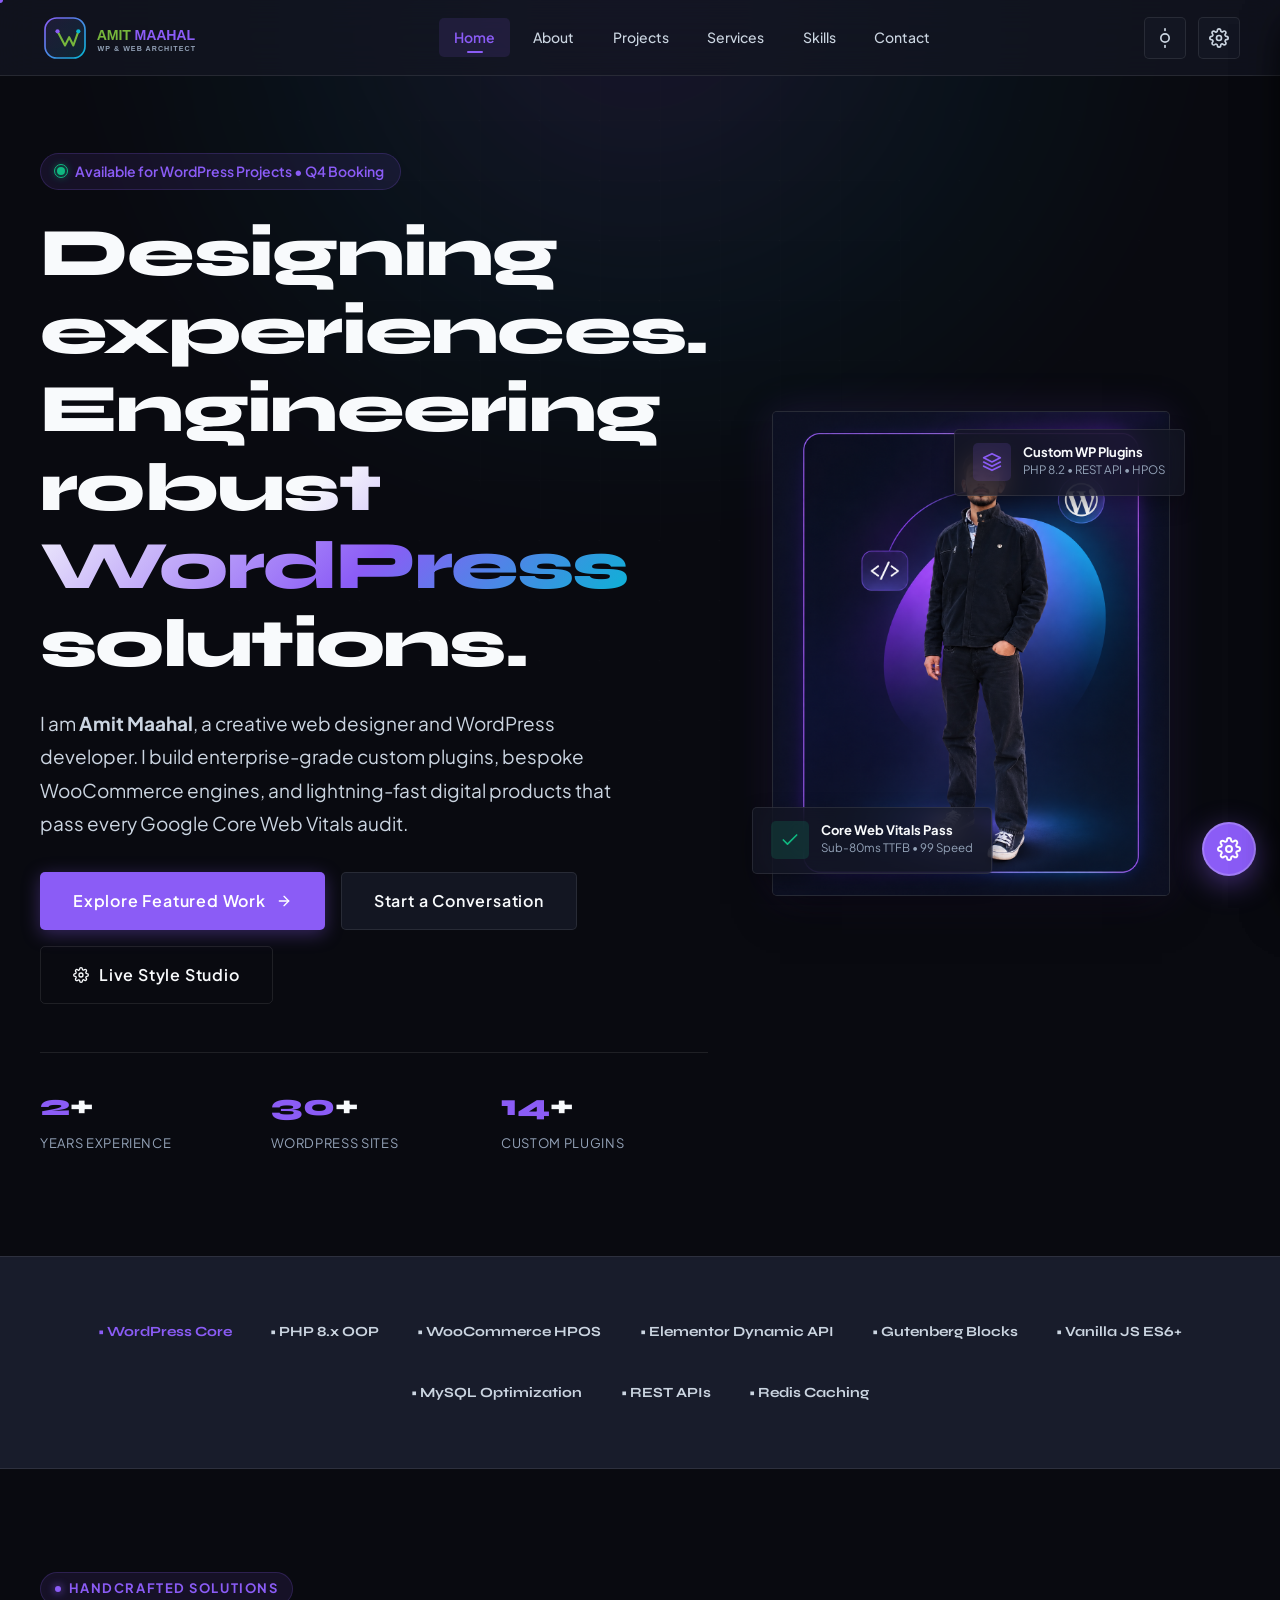
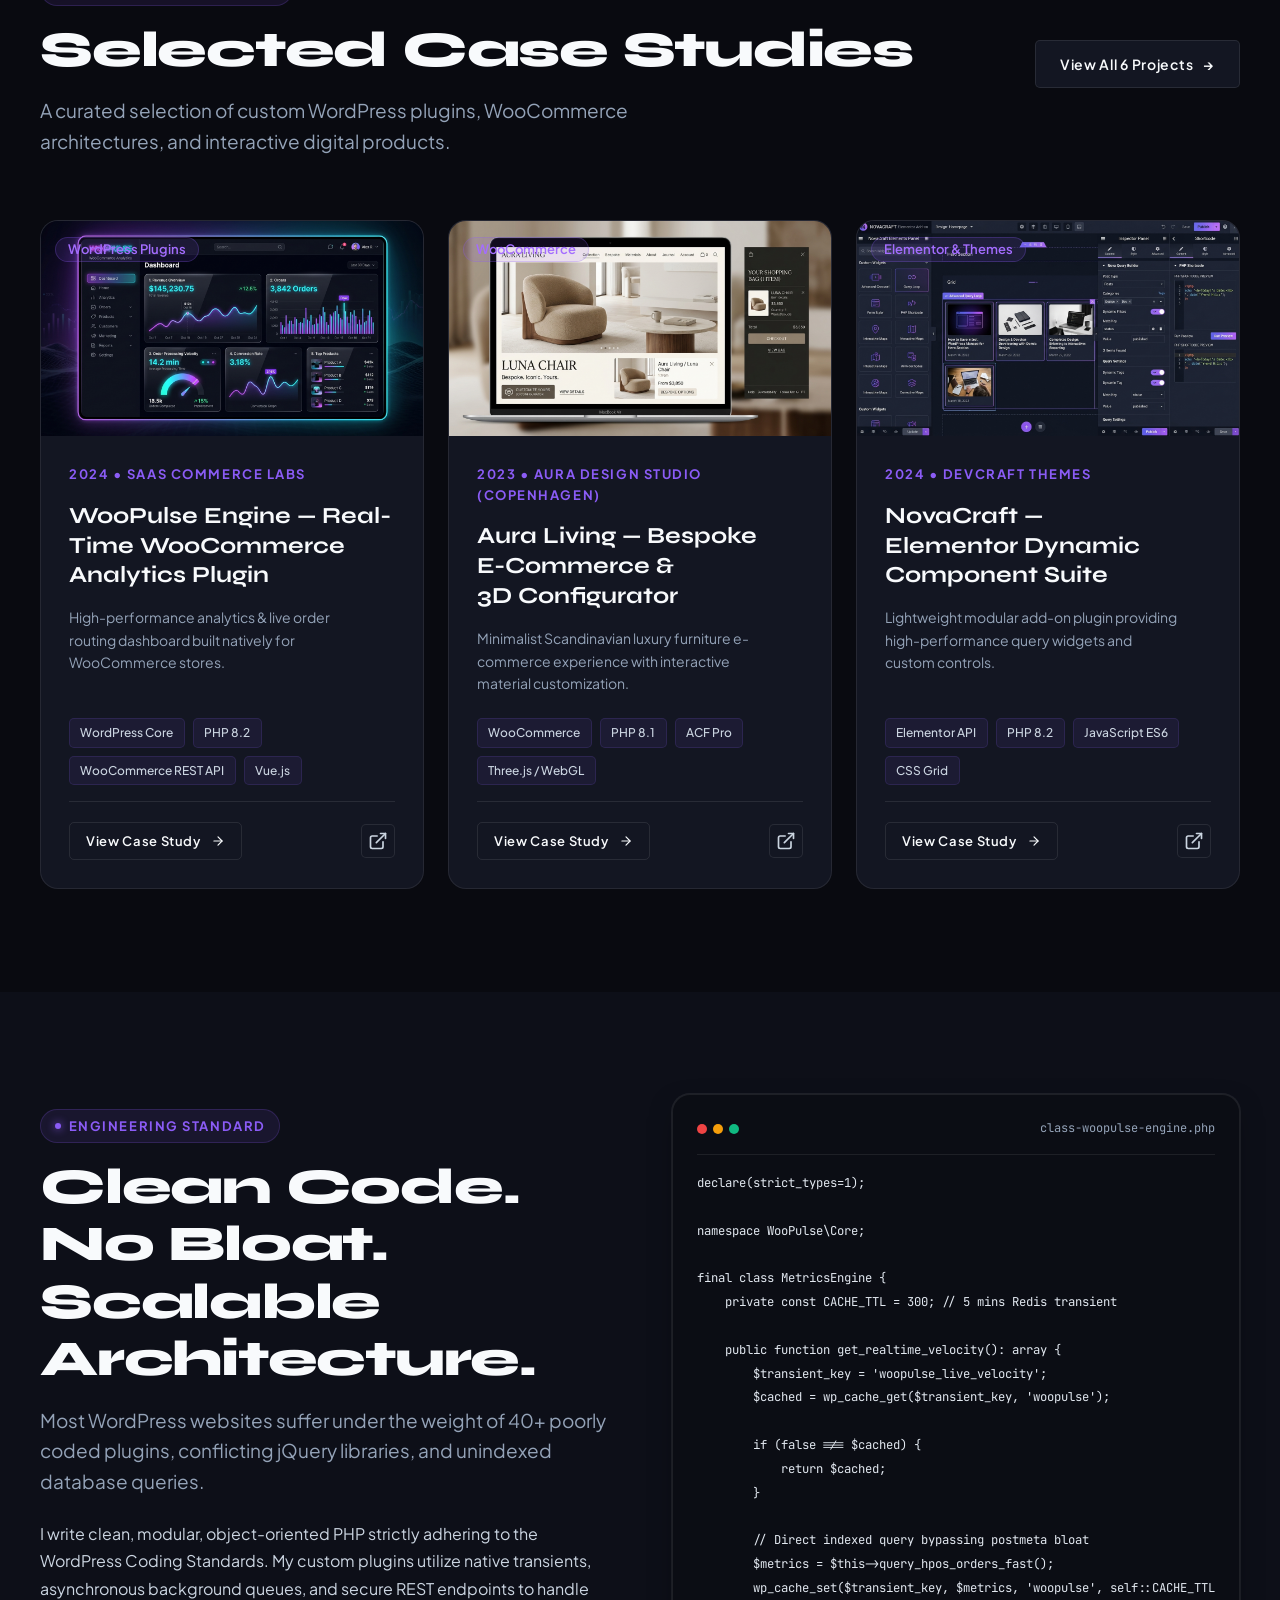
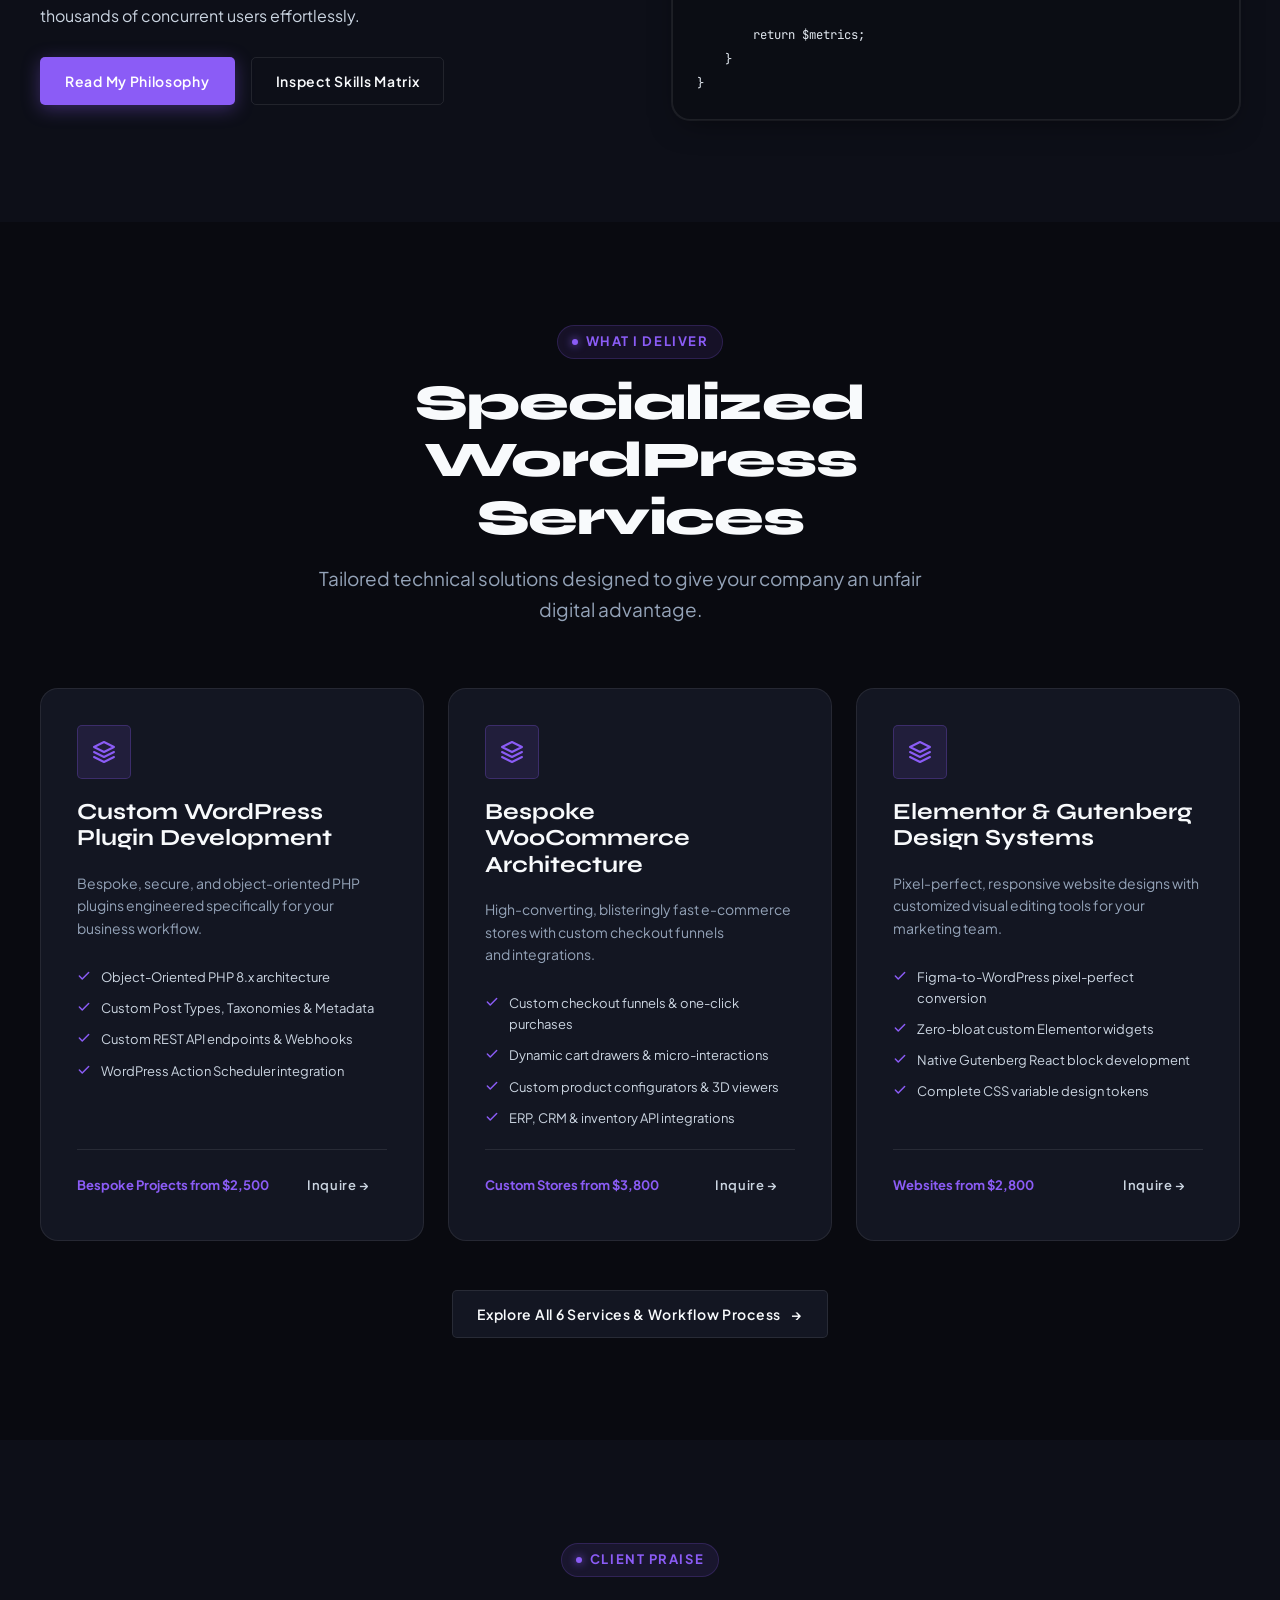
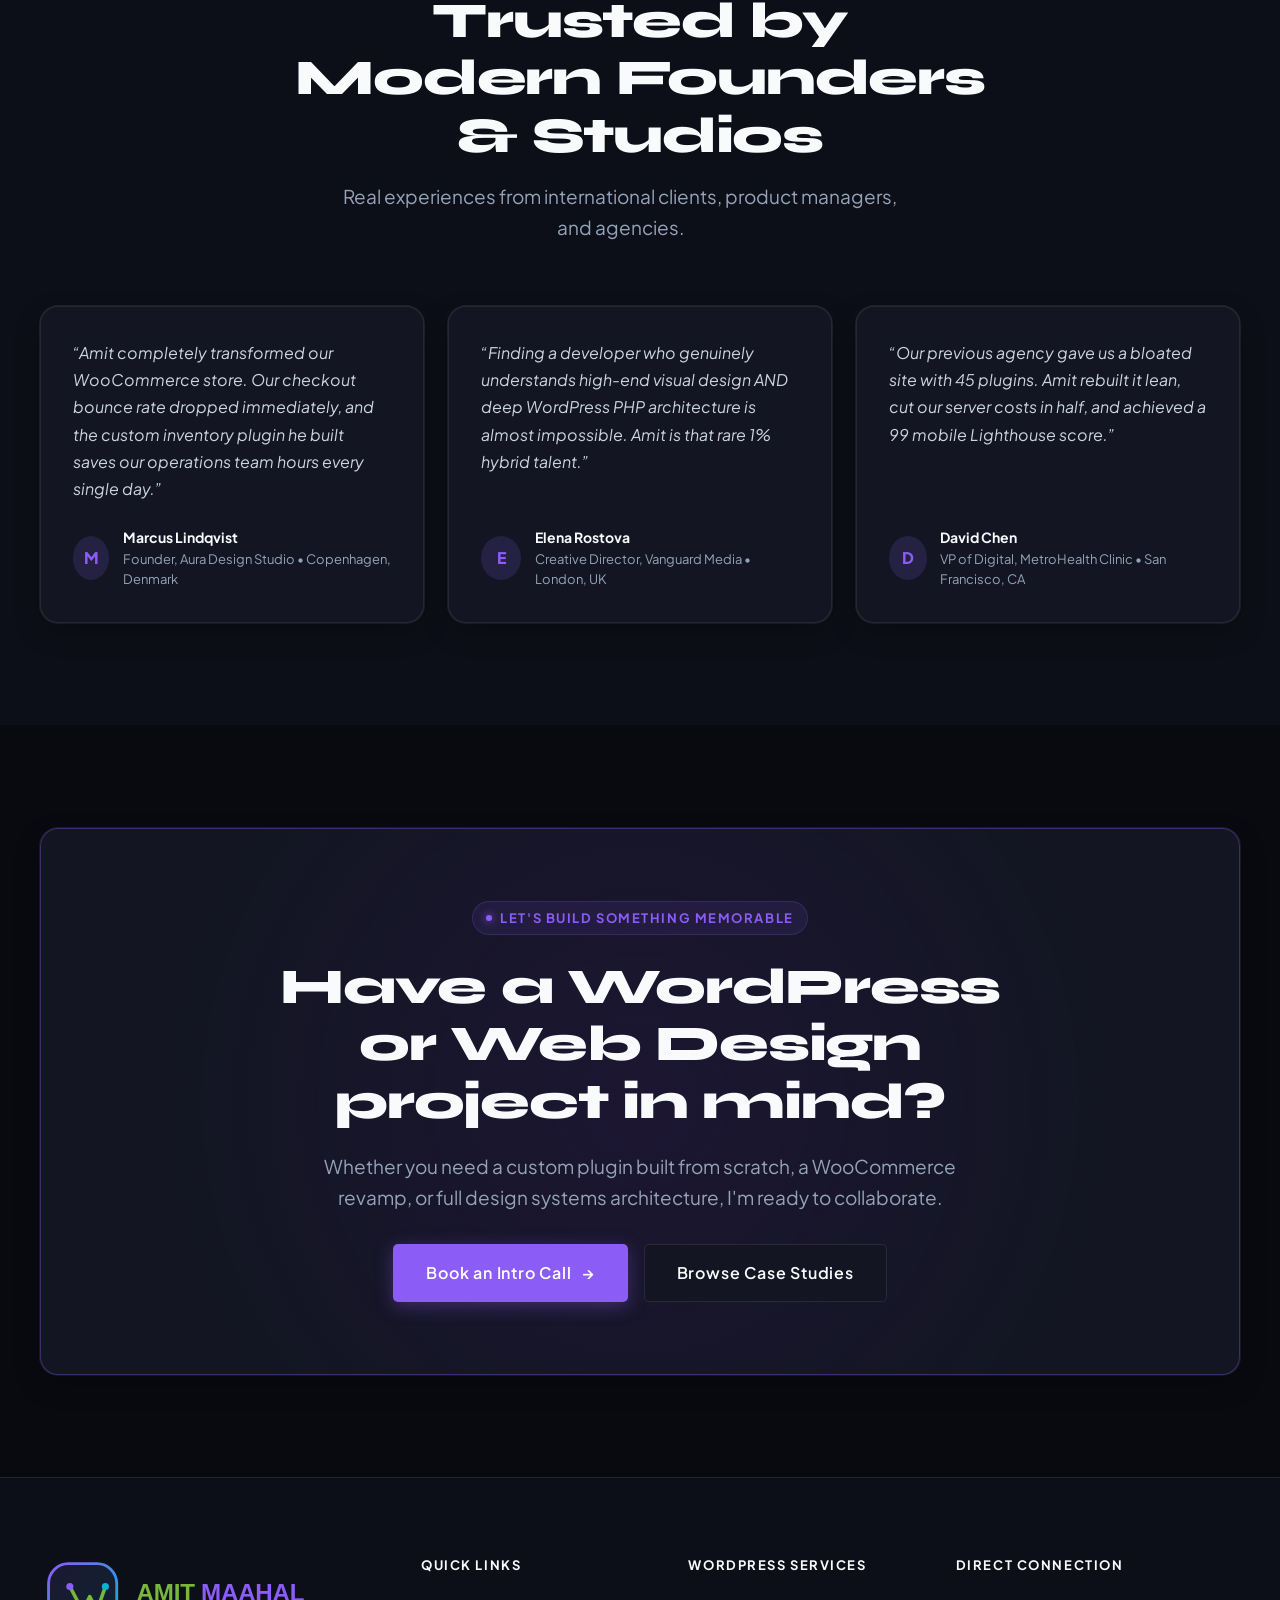
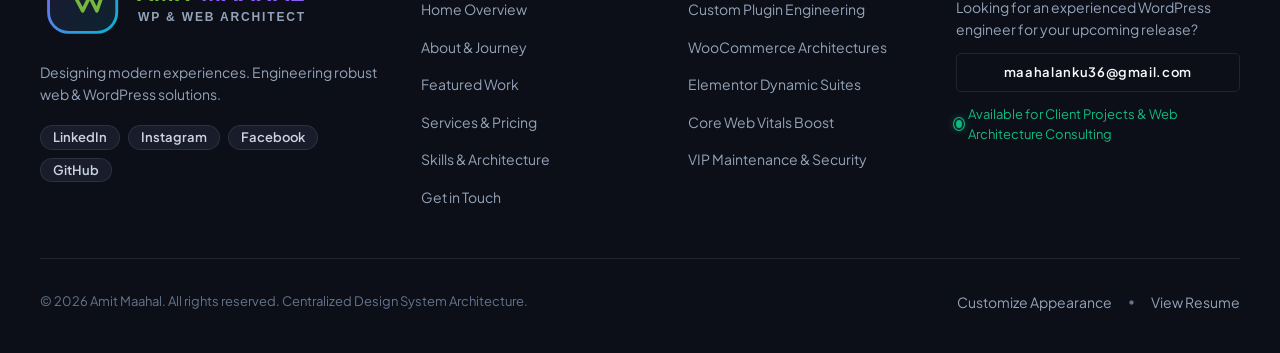
<file: index.html>
<!DOCTYPE html>
<html lang="en" data-theme="dark">

<head>
  <meta charset="UTF-8">
  <meta name="viewport" content="width=device-width, initial-scale=1.0">
  <title>Amit Maahal — Web Designer &amp; WordPress Developer | Design System &amp; PHP Architecture</title>
  <meta name="description"
    content="Portfolio of Amit Maahal, Senior Web Designer and WordPress Developer specializing in custom WordPress plugins, bespoke WooCommerce architectures, and modern interactive frontend experiences.">
  <meta name="keywords"
    content="Amit Maahal, WordPress Developer, Web Designer, WooCommerce, Custom WordPress Plugins, PHP, Frontend Engineer, Design System">
  <meta name="author" content="Amit Maahal">

  <!-- Open Graph / Social Media -->
  <meta property="og:type" content="website">
  <meta property="og:title" content="Amit Maahal — Web Designer &amp; WordPress Developer">
  <meta property="og:description"
    content="High-performance WordPress systems, custom plugins, bespoke WooCommerce stores, and interactive design playground.">
  <meta property="og:image" content="assets/images/profile/profile.jpeg">

  <!-- Google Fonts Preconnect -->
  <link rel="preconnect" href="https://fonts.googleapis.com">
  <link rel="preconnect" href="https://fonts.gstatic.com" crossorigin>
  <link
    href="https://fonts.googleapis.com/css2?family=Alex+Brush&family=JetBrains+Mono:wght@400;500;600&family=Outfit:wght@400;500;600;700;800&family=Playfair+Display:ital,wght@0,400;0,600;0,700;1,400;1,600&family=Plus+Jakarta+Sans:ital,wght@0,300;0,400;0,500;0,600;0,700;0,800;1,400&family=Space+Grotesk:wght@500;600;700&family=Syne:wght@600;700;800&display=swap"
    rel="stylesheet">

  <!-- Stylesheets -->
  <link rel="stylesheet" href="css/variables.css">
  <link rel="stylesheet" href="css/themes.css">
  <link rel="stylesheet" href="css/reset.css">
  <link rel="stylesheet" href="css/global.css">
  <link rel="stylesheet" href="css/components.css">
  <link rel="stylesheet" href="css/animations.css">
  <link rel="stylesheet" href="css/responsive.css">
  <link rel="stylesheet" href="css/romantic-gallery.css">

  <link rel="icon" type="image/svg+xml" href="assets/images/logo.svg">

  <!-- Early Theme & Style Initializer (Zero FOUC) -->
  <script src="js/config.js"></script>
  <script src="js/theme-manager.js"></script>
  <script src="js/color-manager.js"></script>
</head>

<body class="page-home">

  <!-- Ambient Visual Canvas Background -->
  <div class="site-bg-wrapper" aria-hidden="true">
    <div class="bg-ambient-glow"></div>
    <div class="bg-mesh-pattern"></div>
    <div class="bg-noise-overlay"></div>
  </div>

  <!-- Shared Header -->
  <header id="site-header" class="site-header">
    <div class="container header-inner">
      <a href="index.html" class="brand-link" aria-label="Amit Maahal Portfolio Home">
        <img src="assets/images/logo.svg" alt="Amit Maahal Logo" class="logo-img" width="140" height="36" />
      </a>

      <nav class="nav-links" aria-label="Main Navigation">
        <a href="index.html" class="nav-link active">Home</a>
        <a href="about.html" class="nav-link">About</a>
        <a href="projects.html" class="nav-link">Projects</a>
        <a href="services.html" class="nav-link">Services</a>
        <a href="skills.html" class="nav-link">Skills</a>
        <a href="contact.html" class="nav-link">Contact</a>
      </nav>

      <div class="nav-actions">
        <!-- Theme Toggle -->
        <button class="icon-btn theme-toggle-btn" aria-label="Toggle Dark/Light Mode" id="header-theme-toggle"
          title="Toggle Dark/Light Mode">
          <svg xmlns="http://www.w3.org/2000/svg" width="20" height="20" viewBox="0 0 24 24" fill="none"
            stroke="currentColor" stroke-width="2" stroke-linecap="round" stroke-linejoin="round">
            <circle cx="12" cy="12" r="5"></circle>
            <line x1="12" y1="1" x2="12" y2="3"></line>
            <line x1="12" y1="21" x2="12" y2="23"></line>
            <line x1="4.22" y1="4.22" x2="5.64" y2="5.64"></line>
            <line x1="18.36" y1="18.36" x2="19.78" y2="19.78"></line>
            <line x1="1" y1="12" x2="3" y2="12"></line>
            <line x1="21" y1="12" x2="23" y2="12"></line>
            <line x1="4.22" y1="19.78" x2="5.64" y2="18.36"></line>
            <line x1="18.36" y1="5.64" x2="19.78" y2="4.22"></line>
          </svg>
        </button>

        <!-- Customization Panel Trigger -->
        <button class="icon-btn nav-customize-trigger" aria-label="Open Design System Customizer"
          title="Customize Design System">
          <svg xmlns="http://www.w3.org/2000/svg" width="20" height="20" viewBox="0 0 24 24" fill="none"
            stroke="currentColor" stroke-width="2" stroke-linecap="round" stroke-linejoin="round">
            <circle cx="12" cy="12" r="3"></circle>
            <path
              d="M19.4 15a1.65 1.65 0 0 0 .33 1.82l.06.06a2 2 0 0 1 0 2.83 2 2 0 0 1-2.83 0l-.06-.06a1.65 1.65 0 0 0-1.82-.33 1.65 1.65 0 0 0-1 1.51V21a2 2 0 0 1-2 2 2 2 0 0 1-2-2v-.09A1.65 1.65 0 0 0 9 19.4a1.65 1.65 0 0 0-1.82.33l-.06.06a2 2 0 0 1-2.83 0 2 2 0 0 1 0-2.83l.06-.06a1.65 1.65 0 0 0 .33-1.82 1.65 1.65 0 0 0-1.51-1H3a2 2 0 0 1-2-2 2 2 0 0 1 2-2h.09A1.65 1.65 0 0 0 4.6 9a1.65 1.65 0 0 0-.33-1.82l-.06-.06a2 2 0 0 1 0-2.83 2 2 0 0 1 2.83 0l.06.06a1.65 1.65 0 0 0 1.82.33H9a1.65 1.65 0 0 0 1-1.51V3a2 2 0 0 1 2-2 2 2 0 0 1 2 2v.09a1.65 1.65 0 0 0 1 1.51 1.65 1.65 0 0 0 1.82-.33l.06-.06a2 2 0 0 1 2.83 0 2 2 0 0 1 0 2.83l-.06.06a1.65 1.65 0 0 0-.33 1.82V9a1.65 1.65 0 0 0 1.51 1H21a2 2 0 0 1 2 2 2 2 0 0 1-2 2h-.09a1.65 1.65 0 0 0-1.51 1z">
            </path>
          </svg>
        </button>

        <!-- Let's Talk CTA -->
        <a href="contact.html" class="btn btn-primary btn-sm" id="header-cta-talk">
          <span>Let's Talk</span>
        </a>

        <!-- Mobile Hamburger Toggle -->
        <button class="icon-btn mobile-menu-toggle" aria-label="Open Navigation Menu" id="mobile-toggle-btn">
          <svg xmlns="http://www.w3.org/2000/svg" width="22" height="22" viewBox="0 0 24 24" fill="none"
            stroke="currentColor" stroke-width="2" stroke-linecap="round" stroke-linejoin="round">
            <line x1="3" y1="12" x2="21" y2="12"></line>
            <line x1="3" y1="6" x2="21" y2="6"></line>
            <line x1="3" y1="18" x2="21" y2="18"></line>
          </svg>
        </button>
      </div>
    </div>
  </header>

  <!-- Mobile Drawer Hook -->
  <div id="mobile-nav-container"></div>




  <main id="main-content">

    <!-- ====================================================================
         ROMANTIC COUPLE GALLERY — OUR LITTLE UNIVERSE
         Dedicated Cinematic Couple Experience
         ==================================================================== -->
    <!-- <section class="romantic-couple-section" id="romantic-universe" aria-label="Our Little Universe" role="region"
      aria-roledescription="carousel">
      <div class="romantic-bg-ambient" aria-hidden="true">
        <canvas id="romantic-stars-canvas"></canvas>
        <div class="romantic-glow-orb romantic-glow-orb-1"></div>
        <div class="romantic-glow-orb romantic-glow-orb-2"></div>
        <div class="romantic-glow-orb romantic-glow-orb-3"></div>
        <div class="romantic-vignette"></div>
      </div>

      <header class="romantic-header">
        <div class="romantic-eyebrow">
          <span class="romantic-eyebrow-heart" aria-hidden="true">❤️</span>
          <span>Two Souls &bull; Infinite Memories</span>
        </div>
        <h2 class="romantic-title">Our Little Universe</h2>
        <p class="romantic-subtitle">Two hearts, countless memories, one beautiful story.</p>
      </header>

      <div class="romantic-stage">
        <button class="romantic-nav-btn romantic-nav-prev" id="romantic-prev-btn" aria-label="Previous photograph"
          title="Previous Photograph">
          <svg xmlns="http://www.w3.org/2000/svg" viewBox="0 0 24 24" fill="none" stroke="currentColor">
            <polyline points="15 18 9 12 15 6"></polyline>
          </svg>
        </button>

        <div class="romantic-card-container">
          <div class="romantic-card" tabindex="0" role="group" aria-label="Featured couple photograph showcase">
            <div class="romantic-progress-track" aria-hidden="true">
              <div class="romantic-progress-bar"></div>
            </div>

            <div class="romantic-card-counter" aria-label="Photograph counter">
              <span class="romantic-card-counter-dot" aria-hidden="true"></span>
              <span id="romantic-counter-current">01</span>
              <span>/</span>
              <span id="romantic-counter-total">07</span>
            </div>

            <div class="romantic-media-wrapper">
              <div class="romantic-fallback-display" style="display: none;" aria-live="polite">
                <div class="romantic-fallback-emblem">
                  <svg class="romantic-fallback-heart" viewBox="0 0 24 24">
                    <path
                      d="M12 21.35l-1.45-1.32C5.4 15.36 2 12.28 2 8.5 2 5.42 4.42 3 7.5 3c1.74 0 3.41.81 4.5 2.09C13.09 3.81 14.76 3 16.5 3 19.58 3 22 5.42 22 8.5c0 3.78-3.4 6.86-8.55 11.54L12 21.35z" />
                  </svg>
                </div>
                <div class="romantic-fallback-title">Memory #1 &bull; Sacred Moment</div>
                <p class="romantic-fallback-hint">Personalize this memory by dropping your couple photograph at:</p>
                <code class="romantic-fallback-path">assets/images/romantic/couple-1.jpg</code>
              </div>
            </div>

            <div class="romantic-card-gradient" aria-hidden="true"></div>
            <div class="romantic-card-border-glow" aria-hidden="true"></div>

            <div class="romantic-caption-container" aria-live="polite">
              <blockquote class="romantic-caption-quote is-active" id="romantic-active-caption">
                "In a world full of people, my heart chose you. ❤️"
              </blockquote>
              <div class="romantic-caption-accent">
                <span class="romantic-caption-heart" aria-hidden="true">❤️</span>
                <span>Forever &amp; Always</span>
              </div>
            </div>
          </div>
        </div>

        <button class="romantic-nav-btn romantic-nav-next" id="romantic-next-btn" aria-label="Next photograph"
          title="Next Photograph">
          <svg xmlns="http://www.w3.org/2000/svg" viewBox="0 0 24 24" fill="none" stroke="currentColor">
            <polyline points="9 18 15 12 9 6"></polyline>
          </svg>
        </button>
      </div>

      <footer class="romantic-footer">
        <div class="romantic-controls-bar">
          <button class="romantic-play-pause-btn" id="romantic-play-pause-btn" aria-label="Pause slideshow"
            title="Pause Slideshow">
            <svg xmlns="http://www.w3.org/2000/svg" width="14" height="14" viewBox="0 0 24 24" fill="currentColor">
              <rect x="6" y="4" width="4" height="16" rx="1"></rect>
              <rect x="14" y="4" width="4" height="16" rx="1"></rect>
            </svg>
          </button>

          <div class="romantic-pagination" role="tablist" aria-label="Choose photograph to view"></div>
        </div>

        <div class="romantic-footer-tagline">
          <span>Made with love, just for you</span>
          <span class="romantic-footer-heart" aria-hidden="true">❤️</span>
        </div>
      </footer>
    </section> -->


    <!-- ====================================================================
         HERO SECTION
         ==================================================================== -->
    <section class="section hero-section" aria-label="Introduction">
      <div class="container">
        <div class="hero-grid">

          <div class="hero-content">
            <div class="hero-greeting">
              <span class="hero-status-pulse"></span>
              <span>Available for WordPress Projects &bull; Q4 Booking</span>
            </div>

            <h1 class="hero-title delay-1">
              Designing experiences.<br>
              Engineering <span class="gradient-text">robust WordPress</span> solutions.
            </h1>

            <p class="hero-description delay-2">
              I am <strong>Amit Maahal</strong>, a creative web designer and WordPress developer.
              I build enterprise-grade custom plugins, bespoke WooCommerce engines, and lightning-fast digital products
              that pass every Google Core Web Vitals audit.
            </p>

            <div class="hero-actions delay-3">
              <a href="projects.html" class="btn btn-primary btn-lg" id="hero-cta-projects">
                <span>Explore Featured Work</span>
                <span class="btn-icon-right">
                  <svg xmlns="http://www.w3.org/2000/svg" width="16" height="16" viewBox="0 0 24 24" fill="none"
                    stroke="currentColor" stroke-width="2" stroke-linecap="round" stroke-linejoin="round">
                    <line x1="5" y1="12" x2="19" y2="12"></line>
                    <polyline points="12 5 19 12 12 19"></polyline>
                  </svg>
                </span>
              </a>
              <a href="contact.html" class="btn btn-secondary btn-lg" id="hero-cta-contact">
                <span>Start a Conversation</span>
              </a>
              <button class="btn btn-outline btn-lg nav-customize-trigger" aria-label="Open Live Customization Panel">
                <svg xmlns="http://www.w3.org/2000/svg" width="16" height="16" viewBox="0 0 24 24" fill="none"
                  stroke="currentColor" stroke-width="2" stroke-linecap="round" stroke-linejoin="round">
                  <circle cx="12" cy="12" r="3"></circle>
                  <path
                    d="M19.4 15a1.65 1.65 0 0 0 .33 1.82l.06.06a2 2 0 0 1 0 2.83 2 2 0 0 1-2.83 0l-.06-.06a1.65 1.65 0 0 0-1.82-.33 1.65 1.65 0 0 0-1 1.51V21a2 2 0 0 1-2 2 2 2 0 0 1-2-2v-.09A1.65 1.65 0 0 0 9 19.4a1.65 1.65 0 0 0-1.82.33l-.06.06a2 2 0 0 1-2.83 0 2 2 0 0 1 0-2.83l.06-.06a1.65 1.65 0 0 0 .33-1.82 1.65 1.65 0 0 0-1.51-1H3a2 2 0 0 1-2-2 2 2 0 0 1 2-2h.09A1.65 1.65 0 0 0 4.6 9a1.65 1.65 0 0 0-.33-1.82l-.06-.06a2 2 0 0 1 0-2.83 2 2 0 0 1 2.83 0l.06.06a1.65 1.65 0 0 0 1.82.33H9a1.65 1.65 0 0 0 1-1.51V3a2 2 0 0 1 2-2 2 2 0 0 1 2 2v.09a1.65 1.65 0 0 0 1 1.51 1.65 1.65 0 0 0 1.82-.33l.06-.06a2 2 0 0 1 2.83 0 2 2 0 0 1 0 2.83l-.06.06a1.65 1.65 0 0 0-.33 1.82V9a1.65 1.65 0 0 0 1.51 1H21a2 2 0 0 1 2 2 2 2 0 0 1-2 2h-.09a1.65 1.65 0 0 0-1.51 1z">
                  </path>
                </svg>
                <span>Live Style Studio</span>
              </button>
            </div>

            <div class="hero-stats-row delay-4">
              <div class="hero-stat-item">
                <div class="hero-stat-number"><span class="stat-counter" data-target="2">2</span>+</div>
                <div class="hero-stat-label">Years Experience</div>
              </div>
              <div class="hero-stat-item">
                <div class="hero-stat-number"><span class="stat-counter" data-target="30">30</span>+</div>
                <div class="hero-stat-label">WordPress Sites</div>
              </div>
              <div class="hero-stat-item">
                <div class="hero-stat-number"><span class="stat-counter" data-target="14">14</span>+</div>
                <div class="hero-stat-label">Custom Plugins</div>
              </div>
            </div>
          </div>

          <!-- Hero Portrait Showcase -->
          <div class="hero-visual delay-2">
            <div class="hero-portrait-card">
              <img src="assets\images\profile\profile.png"
                alt="Amit Maahal - Senior Web Designer &amp; WordPress Developer" width="440" height="440">
            </div>

            <!-- Floating Micro-Badges -->
            <div class="hero-floating-badge hero-badge-top animate-float">
              <div class="badge-icon-box">
                <svg xmlns="http://www.w3.org/2000/svg" width="20" height="20" viewBox="0 0 24 24" fill="none"
                  stroke="currentColor" stroke-width="2" stroke-linecap="round" stroke-linejoin="round">
                  <path d="M12 2L2 7l10 5 10-5-10-5zM2 17l10 5 10-5M2 12l10 5 10-5"></path>
                </svg>
              </div>
              <div>
                <div class="badge-text-title">Custom WP Plugins</div>
                <div class="badge-text-sub">PHP 8.2 &bull; REST API &bull; HPOS</div>
              </div>
            </div>

            <div class="hero-floating-badge hero-badge-bottom animate-float" style="animation-delay: 2s;">
              <div class="badge-icon-box" style="background: rgba(16, 185, 129, 0.15); color: #10B981;">
                <svg xmlns="http://www.w3.org/2000/svg" width="20" height="20" viewBox="0 0 24 24" fill="none"
                  stroke="currentColor" stroke-width="2" stroke-linecap="round" stroke-linejoin="round">
                  <polyline points="20 6 9 17 4 12"></polyline>
                </svg>
              </div>
              <div>
                <div class="badge-text-title">Core Web Vitals Pass</div>
                <div class="badge-text-sub">Sub-80ms TTFB &bull; 99 Speed</div>
              </div>
            </div>
          </div>

        </div>
      </div>
    </section>

    <!-- ====================================================================
         TECH ARSENAL TICKER / MARQUEE
         ==================================================================== -->
    <section class="section-sm"
      style="border-top: 1px solid var(--color-border); border-bottom: 1px solid var(--color-border); background: var(--color-surface-hover);"
      aria-label="Core Technologies">
      <div class="container">
        <div
          style="display: flex; flex-wrap: wrap; justify-content: center; align-items: center; gap: clamp(1rem, 3vw, 2.5rem); font-family: var(--font-heading); font-size: var(--font-size-sm); font-weight: 700; color: var(--color-text-secondary);">
          <span style="color: var(--color-primary);">&bull; WordPress Core</span>
          <span>&bull; PHP 8.x OOP</span>
          <span>&bull; WooCommerce HPOS</span>
          <span>&bull; Elementor Dynamic API</span>
          <span>&bull; Gutenberg Blocks</span>
          <span>&bull; Vanilla JS ES6+</span>
          <span>&bull; MySQL Optimization</span>
          <span>&bull; REST APIs</span>
          <span>&bull; Redis Caching</span>
        </div>
      </div>
    </section>

    <!-- ====================================================================
         FEATURED CASE STUDIES
         ==================================================================== -->
    <section class="section" id="featured-projects-section" aria-label="Featured Projects">
      <div class="container">
        <div class="section-header flex-between" style="flex-wrap: wrap; gap: 1.5rem;">
          <div>
            <div class="section-tag">
              <span class="section-tag-dot"></span>
              <span>Handcrafted Solutions</span>
            </div>
            <h2 class="section-title">Selected Case Studies</h2>
            <p class="section-subtitle">A curated selection of custom WordPress plugins, WooCommerce architectures, and
              interactive digital products.</p>
          </div>
          <div>
            <a href="projects.html" class="btn btn-secondary">
              <span>View All 6 Projects</span>
              <span class="btn-icon-right">&rarr;</span>
            </a>
          </div>
        </div>

        <!-- Pre-rendered Featured Projects -->
        <div class="grid grid-3" id="home-featured-projects">

          <!-- Card 1: WooPulse -->
          <article class="project-card reveal is-visible" data-category="plugins">
            <div class="project-thumb-wrap">
              <img src="assets/images/projects/woopulse.webp" alt="WooPulse Engine" class="project-thumb-img"
                width="600" height="338" />
              <div class="project-badge-overlay">
                <span class="badge badge-primary">WordPress Plugins</span>
              </div>
            </div>
            <div class="project-body">
              <div class="project-category">2024 &bull; SaaS Commerce Labs</div>
              <h3 class="project-title">
                <a href="project-details.html?id=woopulse-engine">WooPulse Engine — Real-Time WooCommerce Analytics</a>
              </h3>
              <p class="project-desc">High-performance analytics &amp; live order routing dashboard built natively for
                WooCommerce stores.</p>
              <div class="project-tech-stack">
                <span class="tech-chip">WordPress Core</span>
                <span class="tech-chip">PHP 8.2</span>
                <span class="tech-chip">WooCommerce REST API</span>
                <span class="tech-chip">Vue.js</span>
              </div>
              <div class="project-footer">
                <a href="project-details.html?id=woopulse-engine" class="btn btn-outline btn-sm">
                  <span>View Case Study</span>
                  <span class="btn-icon-right">&rarr;</span>
                </a>
              </div>
            </div>
          </article>

          <!-- Card 2: Aura Living -->
          <article class="project-card reveal is-visible" data-category="woocommerce">
            <div class="project-thumb-wrap">
              <img src="assets/images/projects/aura-living.webp" alt="Aura Living Store" class="project-thumb-img"
                width="600" height="338" />
              <div class="project-badge-overlay">
                <span class="badge badge-primary">WooCommerce</span>
              </div>
            </div>
            <div class="project-body">
              <div class="project-category">2023 &bull; Aura Design Studio</div>
              <h3 class="project-title">
                <a href="project-details.html?id=aura-living">Aura Living — Bespoke E-Commerce &amp; 3D Configurator</a>
              </h3>
              <p class="project-desc">Minimalist Scandinavian luxury furniture e-commerce experience with interactive
                material customization.</p>
              <div class="project-tech-stack">
                <span class="tech-chip">WooCommerce</span>
                <span class="tech-chip">PHP 8.1</span>
                <span class="tech-chip">Three.js / WebGL</span>
                <span class="tech-chip">ACF Pro</span>
              </div>
              <div class="project-footer">
                <a href="project-details.html?id=aura-living" class="btn btn-outline btn-sm">
                  <span>View Case Study</span>
                  <span class="btn-icon-right">&rarr;</span>
                </a>
              </div>
            </div>
          </article>

          <!-- Card 3: NovaCraft Elementor -->
          <article class="project-card reveal is-visible" data-category="elementor">
            <div class="project-thumb-wrap">
              <img src="assets/images/projects/novacraft.webp" alt="NovaCraft Elementor Suite" class="project-thumb-img"
                width="600" height="338" />
              <div class="project-badge-overlay">
                <span class="badge badge-primary">Elementor &amp; Themes</span>
              </div>
            </div>
            <div class="project-body">
              <div class="project-category">2024 &bull; DevCraft Themes</div>
              <h3 class="project-title">
                <a href="project-details.html?id=novacraft-elementor">NovaCraft — Elementor Dynamic Component Suite</a>
              </h3>
              <p class="project-desc">Lightweight modular add-on plugin providing high-performance query widgets and
                custom controls.</p>
              <div class="project-tech-stack">
                <span class="tech-chip">Elementor API</span>
                <span class="tech-chip">PHP 8.2</span>
                <span class="tech-chip">JavaScript ES6</span>
                <span class="tech-chip">CSS Grid</span>
              </div>
              <div class="project-footer">
                <a href="project-details.html?id=novacraft-elementor" class="btn btn-outline btn-sm">
                  <span>View Case Study</span>
                  <span class="btn-icon-right">&rarr;</span>
                </a>
              </div>
            </div>
          </article>

        </div>
      </div>
    </section>

    <!-- ====================================================================
         CODE / ARCHITECTURE SPOTLIGHT
         ==================================================================== -->
    <section class="section" style="background: var(--color-bg-alt);" aria-label="Engineering Philosophy">
      <div class="container">
        <div class="grid grid-2" style="align-items: center; gap: clamp(2rem, 5vw, 4rem);">
          <div class="reveal is-visible">
            <div class="section-tag">
              <span class="section-tag-dot"></span>
              <span>Engineering Standard</span>
            </div>
            <h2 class="section-title">Clean Code. No Bloat. Scalable Architecture.</h2>
            <p class="section-subtitle" style="margin-bottom: 1.5rem;">
              Most WordPress websites suffer under the weight of 40+ poorly coded plugins, conflicting jQuery libraries,
              and unindexed database queries.
            </p>
            <p
              style="font-size: var(--font-size-md); color: var(--color-text-secondary); line-height: 1.7; margin-bottom: 1.75rem;">
              I write clean, modular, object-oriented PHP strictly adhering to the WordPress Coding Standards. My custom
              plugins utilize native transients, asynchronous background queues, and secure REST endpoints to handle
              thousands of concurrent users effortlessly.
            </p>
            <div style="display: flex; gap: 1rem; flex-wrap: wrap;">
              <a href="about.html" class="btn btn-primary">Read My Philosophy</a>
              <a href="skills.html" class="btn btn-outline">Inspect Skills Matrix</a>
            </div>
          </div>

          <div class="reveal is-visible delay-2">
            <div class="card"
              style="padding: 1.5rem; background: var(--color-code-bg); border-color: var(--color-code-border);">
              <div
                style="display: flex; align-items: center; justify-content: space-between; padding-bottom: 1rem; border-bottom: 1px solid var(--color-code-border); margin-bottom: 1rem;">
                <div style="display: flex; gap: 6px;">
                  <span style="width: 10px; height: 10px; border-radius: 50%; background: #EF4444;"></span>
                  <span style="width: 10px; height: 10px; border-radius: 50%; background: #F59E0B;"></span>
                  <span style="width: 10px; height: 10px; border-radius: 50%; background: #10B981;"></span>
                </div>
                <span
                  style="font-family: var(--font-code); font-size: 0.75rem; color: var(--color-text-muted);">class-woopulse-engine.php</span>
              </div>
              <pre class="code-snippet" style="border: none; padding: 0; background: transparent;"><code style="background: transparent; color: #E2E8F0; padding: 0;">declare(strict_types=1);

namespace WooPulse\Core;

final class MetricsEngine {
    private const CACHE_TTL = 300; // 5 mins Redis transient

    public function get_realtime_velocity(): array {
        $transient_key = 'woopulse_live_velocity';
        $cached = wp_cache_get($transient_key, 'woopulse');

        if (false !== $cached) {
            return $cached;
        }

        // Direct indexed query bypassing postmeta bloat
        $metrics = $this->query_hpos_orders_fast();
        wp_cache_set($transient_key, $metrics, 'woopulse', self::CACHE_TTL);

        return $metrics;
    }
}</code></pre>
            </div>
          </div>
        </div>
      </div>
    </section>

    <!-- ====================================================================
         SERVICES OVERVIEW
         ==================================================================== -->
    <section class="section" id="services-preview-section" aria-label="Services Overview">
      <div class="container">
        <div class="section-header text-center">
          <div class="section-tag">
            <span class="section-tag-dot"></span>
            <span>What I Deliver</span>
          </div>
          <h2 class="section-title">Specialized WordPress Services</h2>
          <p class="section-subtitle">Tailored technical solutions designed to give your company an unfair digital
            advantage.</p>
        </div>

        <div class="grid grid-3" id="home-services-grid">

          <!-- Service 1 -->
          <div class="service-card reveal is-visible">
            <div class="service-icon-box">
              <svg xmlns="http://www.w3.org/2000/svg" width="24" height="24" viewBox="0 0 24 24" fill="none"
                stroke="currentColor" stroke-width="2" stroke-linecap="round" stroke-linejoin="round">
                <polygon points="12 2 2 7 12 12 22 7 12 2"></polygon>
                <polyline points="2 17 12 22 22 17"></polyline>
                <polyline points="2 12 12 17 22 12"></polyline>
              </svg>
            </div>
            <h3 class="service-title">Custom WordPress Plugin Development</h3>
            <p class="service-desc">Bespoke, secure, and object-oriented PHP plugins engineered specifically for your
              business workflow.</p>
            <ul class="service-features-list">
              <li class="service-feature-item">
                <svg xmlns="http://www.w3.org/2000/svg" width="14" height="14" viewBox="0 0 24 24" fill="none"
                  stroke="currentColor" stroke-width="2.5" stroke-linecap="round" stroke-linejoin="round">
                  <polyline points="20 6 9 17 4 12"></polyline>
                </svg>
                <span>Object-Oriented PHP 8.x architecture</span>
              </li>
              <li class="service-feature-item">
                <svg xmlns="http://www.w3.org/2000/svg" width="14" height="14" viewBox="0 0 24 24" fill="none"
                  stroke="currentColor" stroke-width="2.5" stroke-linecap="round" stroke-linejoin="round">
                  <polyline points="20 6 9 17 4 12"></polyline>
                </svg>
                <span>Custom REST API endpoints &amp; Webhooks</span>
              </li>
              <li class="service-feature-item">
                <svg xmlns="http://www.w3.org/2000/svg" width="14" height="14" viewBox="0 0 24 24" fill="none"
                  stroke="currentColor" stroke-width="2.5" stroke-linecap="round" stroke-linejoin="round">
                  <polyline points="20 6 9 17 4 12"></polyline>
                </svg>
                <span>WordPress Action Scheduler integration</span>
              </li>
            </ul>
            <div
              style="margin-top: auto; padding-top: 1rem; border-top: 1px solid var(--color-border); display: flex; align-items: center; justify-content: space-between;">
              <span style="font-size: var(--font-size-xs); color: var(--color-primary); font-weight: 700;">From
                $2,500</span>
              <a href="contact.html?service=Custom%20Plugin" class="btn btn-ghost btn-sm">Inquire &rarr;</a>
            </div>
          </div>

          <!-- Service 2 -->
          <div class="service-card reveal is-visible">
            <div class="service-icon-box">
              <svg xmlns="http://www.w3.org/2000/svg" width="24" height="24" viewBox="0 0 24 24" fill="none"
                stroke="currentColor" stroke-width="2" stroke-linecap="round" stroke-linejoin="round">
                <circle cx="9" cy="21" r="1"></circle>
                <circle cx="20" cy="21" r="1"></circle>
                <path d="M1 1h4l2.68 13.39a2 2 0 0 0 2 1.61h9.72a2 2 0 0 0 2-1.61L23 6H6"></path>
              </svg>
            </div>
            <h3 class="service-title">Bespoke WooCommerce Architecture</h3>
            <p class="service-desc">High-converting, blisteringly fast e-commerce stores with custom checkout funnels
              and integrations.</p>
            <ul class="service-features-list">
              <li class="service-feature-item">
                <svg xmlns="http://www.w3.org/2000/svg" width="14" height="14" viewBox="0 0 24 24" fill="none"
                  stroke="currentColor" stroke-width="2.5" stroke-linecap="round" stroke-linejoin="round">
                  <polyline points="20 6 9 17 4 12"></polyline>
                </svg>
                <span>Custom checkout funnels &amp; 1-click buy</span>
              </li>
              <li class="service-feature-item">
                <svg xmlns="http://www.w3.org/2000/svg" width="14" height="14" viewBox="0 0 24 24" fill="none"
                  stroke="currentColor" stroke-width="2.5" stroke-linecap="round" stroke-linejoin="round">
                  <polyline points="20 6 9 17 4 12"></polyline>
                </svg>
                <span>Dynamic cart drawers &amp; micro-interactions</span>
              </li>
              <li class="service-feature-item">
                <svg xmlns="http://www.w3.org/2000/svg" width="14" height="14" viewBox="0 0 24 24" fill="none"
                  stroke="currentColor" stroke-width="2.5" stroke-linecap="round" stroke-linejoin="round">
                  <polyline points="20 6 9 17 4 12"></polyline>
                </svg>
                <span>High-Performance Order Storage (HPOS)</span>
              </li>
            </ul>
            <div
              style="margin-top: auto; padding-top: 1rem; border-top: 1px solid var(--color-border); display: flex; align-items: center; justify-content: space-between;">
              <span style="font-size: var(--font-size-xs); color: var(--color-primary); font-weight: 700;">From
                $3,800</span>
              <a href="contact.html?service=WooCommerce" class="btn btn-ghost btn-sm">Inquire &rarr;</a>
            </div>
          </div>

          <!-- Service 3 -->
          <div class="service-card reveal is-visible">
            <div class="service-icon-box">
              <svg xmlns="http://www.w3.org/2000/svg" width="24" height="24" viewBox="0 0 24 24" fill="none"
                stroke="currentColor" stroke-width="2" stroke-linecap="round" stroke-linejoin="round">
                <polygon points="13 2 3 14 12 14 11 22 21 10 12 10 13 2"></polygon>
              </svg>
            </div>
            <h3 class="service-title">Speed, Core Web Vitals &amp; Performance</h3>
            <p class="service-desc">Transform sluggish WordPress sites into lightning-fast experiences that pass all
              Google Core Web Vitals.</p>
            <ul class="service-features-list">
              <li class="service-feature-item">
                <svg xmlns="http://www.w3.org/2000/svg" width="14" height="14" viewBox="0 0 24 24" fill="none"
                  stroke="currentColor" stroke-width="2.5" stroke-linecap="round" stroke-linejoin="round">
                  <polyline points="20 6 9 17 4 12"></polyline>
                </svg>
                <span>Database query auditing &amp; indexing</span>
              </li>
              <li class="service-feature-item">
                <svg xmlns="http://www.w3.org/2000/svg" width="14" height="14" viewBox="0 0 24 24" fill="none"
                  stroke="currentColor" stroke-width="2.5" stroke-linecap="round" stroke-linejoin="round">
                  <polyline points="20 6 9 17 4 12"></polyline>
                </svg>
                <span>Asset minification &amp; unused CSS removal</span>
              </li>
              <li class="service-feature-item">
                <svg xmlns="http://www.w3.org/2000/svg" width="14" height="14" viewBox="0 0 24 24" fill="none"
                  stroke="currentColor" stroke-width="2.5" stroke-linecap="round" stroke-linejoin="round">
                  <polyline points="20 6 9 17 4 12"></polyline>
                </svg>
                <span>Redis Object Caching &amp; CDN setup</span>
              </li>
            </ul>
            <div
              style="margin-top: auto; padding-top: 1rem; border-top: 1px solid var(--color-border); display: flex; align-items: center; justify-content: space-between;">
              <span style="font-size: var(--font-size-xs); color: var(--color-primary); font-weight: 700;">From
                $1,200</span>
              <a href="contact.html?service=Speed%20Audit" class="btn btn-ghost btn-sm">Inquire &rarr;</a>
            </div>
          </div>

        </div>

        <div style="text-align: center; margin-top: 3rem;">
          <a href="services.html" class="btn btn-secondary">
            <span>Explore All 6 Services &amp; Workflow Process</span>
            <span class="btn-icon-right">&rarr;</span>
          </a>
        </div>
      </div>
    </section>

    <!-- ====================================================================
         CLIENT TESTIMONIALS
         ==================================================================== -->
    <section class="section" style="background: var(--color-bg-alt);" aria-label="Client Testimonials">
      <div class="container">
        <div class="section-header text-center">
          <div class="section-tag">
            <span class="section-tag-dot"></span>
            <span>Client Praise</span>
          </div>
          <h2 class="section-title">Trusted by Modern Founders &amp; Studios</h2>
          <p class="section-subtitle">Real experiences from international clients, product managers, and agencies.</p>
        </div>

        <div class="grid grid-3" id="home-testimonials-grid">

          <div class="card reveal is-visible"
            style="padding: 2rem; display: flex; flex-direction: column; justify-content: space-between;">
            <p
              style="font-size: var(--font-size-md); font-style: italic; color: var(--color-text-secondary); line-height: 1.7; margin-bottom: 1.5rem;">
              &ldquo;Amit completely transformed our WooCommerce store. Our checkout bounce rate dropped immediately,
              and the custom inventory plugin he built saves our operations team hours every single day.&rdquo;
            </p>
            <div style="display: flex; align-items: center; gap: 0.85rem;">
              <div
                style="width: 44px; height: 44px; border-radius: 50%; background: rgba(var(--color-primary-rgb), 0.15); display: flex; align-items: center; justify-content: center; font-weight: 800; color: var(--color-primary);">
                M
              </div>
              <div>
                <div style="font-weight: 700; color: var(--color-text); font-size: var(--font-size-sm);">Marcus
                  Lindqvist</div>
                <div style="font-size: var(--font-size-xs); color: var(--color-text-muted);">Founder, Aura Design Studio
                  &bull; Copenhagen, Denmark</div>
              </div>
            </div>
          </div>

          <div class="card reveal is-visible"
            style="padding: 2rem; display: flex; flex-direction: column; justify-content: space-between;">
            <p
              style="font-size: var(--font-size-md); font-style: italic; color: var(--color-text-secondary); line-height: 1.7; margin-bottom: 1.5rem;">
              &ldquo;Finding a developer who genuinely understands high-end visual design AND deep WordPress PHP
              architecture is almost impossible. Amit is that rare 1% hybrid talent.&rdquo;
            </p>
            <div style="display: flex; align-items: center; gap: 0.85rem;">
              <div
                style="width: 44px; height: 44px; border-radius: 50%; background: rgba(var(--color-primary-rgb), 0.15); display: flex; align-items: center; justify-content: center; font-weight: 800; color: var(--color-primary);">
                E
              </div>
              <div>
                <div style="font-weight: 700; color: var(--color-text); font-size: var(--font-size-sm);">Elena Rostova
                </div>
                <div style="font-size: var(--font-size-xs); color: var(--color-text-muted);">Creative Director, Vanguard
                  Media &bull; London, UK</div>
              </div>
            </div>
          </div>

          <div class="card reveal is-visible"
            style="padding: 2rem; display: flex; flex-direction: column; justify-content: space-between;">
            <p
              style="font-size: var(--font-size-md); font-style: italic; color: var(--color-text-secondary); line-height: 1.7; margin-bottom: 1.5rem;">
              &ldquo;Our previous agency gave us a bloated site with 45 plugins. Amit rebuilt it lean, cut our server
              costs in half, and achieved a 99 mobile Lighthouse score.&rdquo;
            </p>
            <div style="display: flex; align-items: center; gap: 0.85rem;">
              <div
                style="width: 44px; height: 44px; border-radius: 50%; background: rgba(var(--color-primary-rgb), 0.15); display: flex; align-items: center; justify-content: center; font-weight: 800; color: var(--color-primary);">
                D
              </div>
              <div>
                <div style="font-weight: 700; color: var(--color-text); font-size: var(--font-size-sm);">David Chen
                </div>
                <div style="font-size: var(--font-size-xs); color: var(--color-text-muted);">VP of Digital, MetroHealth
                  Clinic &bull; San Francisco, CA</div>
              </div>
            </div>
          </div>

        </div>
      </div>
    </section>



    <!-- ====================================================================
         CALL TO ACTION BANNER
         ==================================================================== -->
    <section class="section" aria-label="Call to Action">
      <div class="container">
        <div class="card reveal is-visible"
          style="padding: clamp(2.5rem, 6vw, 4.5rem); text-align: center; background: radial-gradient(circle at 50% 50%, rgba(var(--color-primary-rgb), 0.15) 0%, var(--color-surface) 75%); border-color: rgba(var(--color-primary-rgb), 0.35);">
          <div class="section-tag" style="margin-bottom: 1.5rem;">
            <span class="section-tag-dot"></span>
            <span>Let's Build Something Memorable</span>
          </div>
          <h2 class="section-title"
            style="max-width: 720px; margin-left: auto; margin-right: auto; margin-bottom: 1.25rem;">
            Have a WordPress or Web Design project in mind?
          </h2>
          <p class="section-subtitle" style="margin-left: auto; margin-right: auto; margin-bottom: 2rem;">
            Whether you need a custom plugin built from scratch, a WooCommerce revamp, or full design systems
            architecture, I'm ready to collaborate.
          </p>
          <div style="display: flex; justify-content: center; gap: 1rem; flex-wrap: wrap;">
            <a href="contact.html" class="btn btn-primary btn-lg">
              <span>Book an Intro Call</span>
              <span class="btn-icon-right">&rarr;</span>
            </a>
            <a href="projects.html" class="btn btn-secondary btn-lg">Browse Case Studies</a>
          </div>
        </div>
      </div>
    </section>

  </main>

  <!-- Shared Footer -->
  <footer id="site-footer" class="site-footer">
    <div class="container">
      <div class="footer-top-grid">
        <div class="footer-brand-col">
          <a href="index.html" class="brand-link">
            <img src="assets/images/logo.svg" alt="Amit Maahal Logo" height="34" />
          </a>
          <p class="section-subtitle" style="font-size: var(--font-size-sm); max-width: 380px;">
            Designing modern experiences. Engineering robust web &amp; WordPress solutions.
          </p>
          <div style="display: flex; flex-wrap: wrap; gap: 0.5rem;">
            <a href="https://www.linkedin.com/in/amit-spark-web-148476396" target="_blank" rel="noopener noreferrer"
              class="badge">LinkedIn</a>
            <a href="https://www.instagram.com/anku_official_92_/" target="_blank" rel="noopener noreferrer"
              class="badge">Instagram</a>
            <a href="https://www.facebook.com/share/1BzW8iDRsX/" target="_blank" rel="noopener noreferrer"
              class="badge">Facebook</a>
            <a href="https://github.com" target="_blank" rel="noopener noreferrer" class="badge">GitHub</a>
          </div>
        </div>

        <div>
          <div class="footer-nav-title">Quick Links</div>
          <ul class="footer-nav-list">
            <li><a href="index.html" class="footer-nav-link">Home Overview</a></li>
            <li><a href="about.html" class="footer-nav-link">About &amp; Journey</a></li>
            <li><a href="projects.html" class="footer-nav-link">Featured Work</a></li>
            <li><a href="services.html" class="footer-nav-link">Services &amp; Pricing</a></li>
            <li><a href="skills.html" class="footer-nav-link">Skills &amp; Architecture</a></li>
            <li><a href="contact.html" class="footer-nav-link">Get in Touch</a></li>
          </ul>
        </div>

        <div>
          <div class="footer-nav-title">WordPress Services</div>
          <ul class="footer-nav-list">
            <li><a href="services.html" class="footer-nav-link">Custom Plugin Engineering</a></li>
            <li><a href="services.html" class="footer-nav-link">WooCommerce Architectures</a></li>
            <li><a href="services.html" class="footer-nav-link">Elementor Dynamic Suites</a></li>
            <li><a href="services.html" class="footer-nav-link">Core Web Vitals Boost</a></li>
            <li><a href="services.html" class="footer-nav-link">VIP Maintenance &amp; Security</a></li>
          </ul>
        </div>

        <div>
          <div class="footer-nav-title">Direct Connection</div>
          <p class="text-muted" style="font-size: var(--font-size-sm); margin-bottom: 0.75rem;">
            Looking for an experienced web designer and WordPress engineer for your upcoming project?
          </p>
          <a href="mailto:maahalanku36@gmail.com" class="btn btn-outline btn-sm"
            style="width: 100%; margin-bottom: 0.75rem;">
            maahalanku36@gmail.com
          </a>
          <div
            style="font-size: var(--font-size-xs); color: var(--color-success); display: flex; align-items: center; gap: 0.4rem;">
            <span class="hero-status-pulse"></span>
            <span>Available for Client Engagements</span>
          </div>
        </div>
      </div>

      <div class="footer-bottom">
        <div>
          &copy; 2026 Amit Maahal. All rights reserved. Centralized Design System Architecture.
        </div>
        <div style="display: flex; gap: 1rem; align-items: center;">
          <button class="footer-nav-link nav-customize-trigger"
            style="background: none; border: none; cursor: pointer;">Customize Appearance</button>
          <span>&bull;</span>
          <a href="assets/files/resume.html" class="footer-nav-link" target="_blank">View Resume</a>
        </div>
      </div>
    </div>
  </footer>

  <!-- Central Customization Hook -->
  <div id="customization-container"></div>

  <!-- JavaScript Modules in Dependency Order -->
  <script src="js/settings-manager.js"></script>
  <script src="js/components.js"></script>
  <script src="js/animations.js"></script>
  <script src="js/main.js"></script>
  <script src="js/romantic-gallery.js"></script>
</body>

</html>
</file>
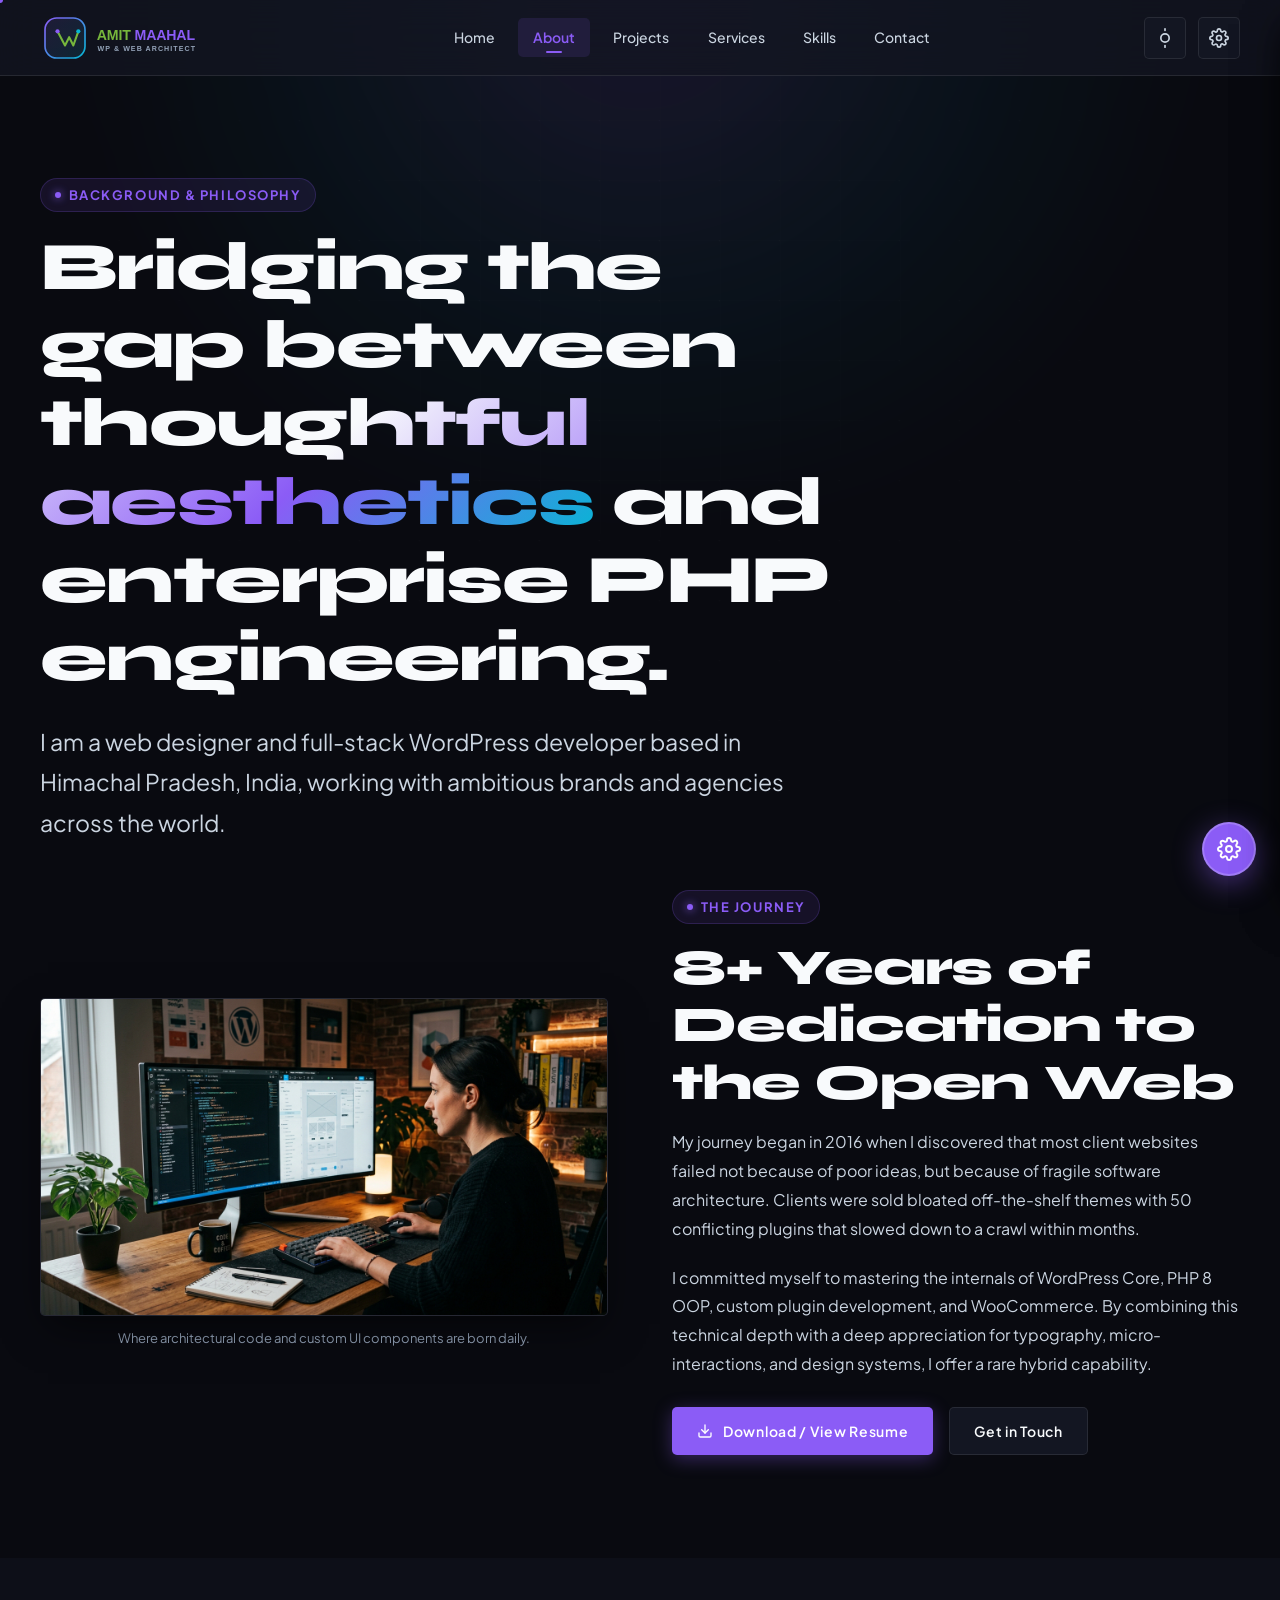
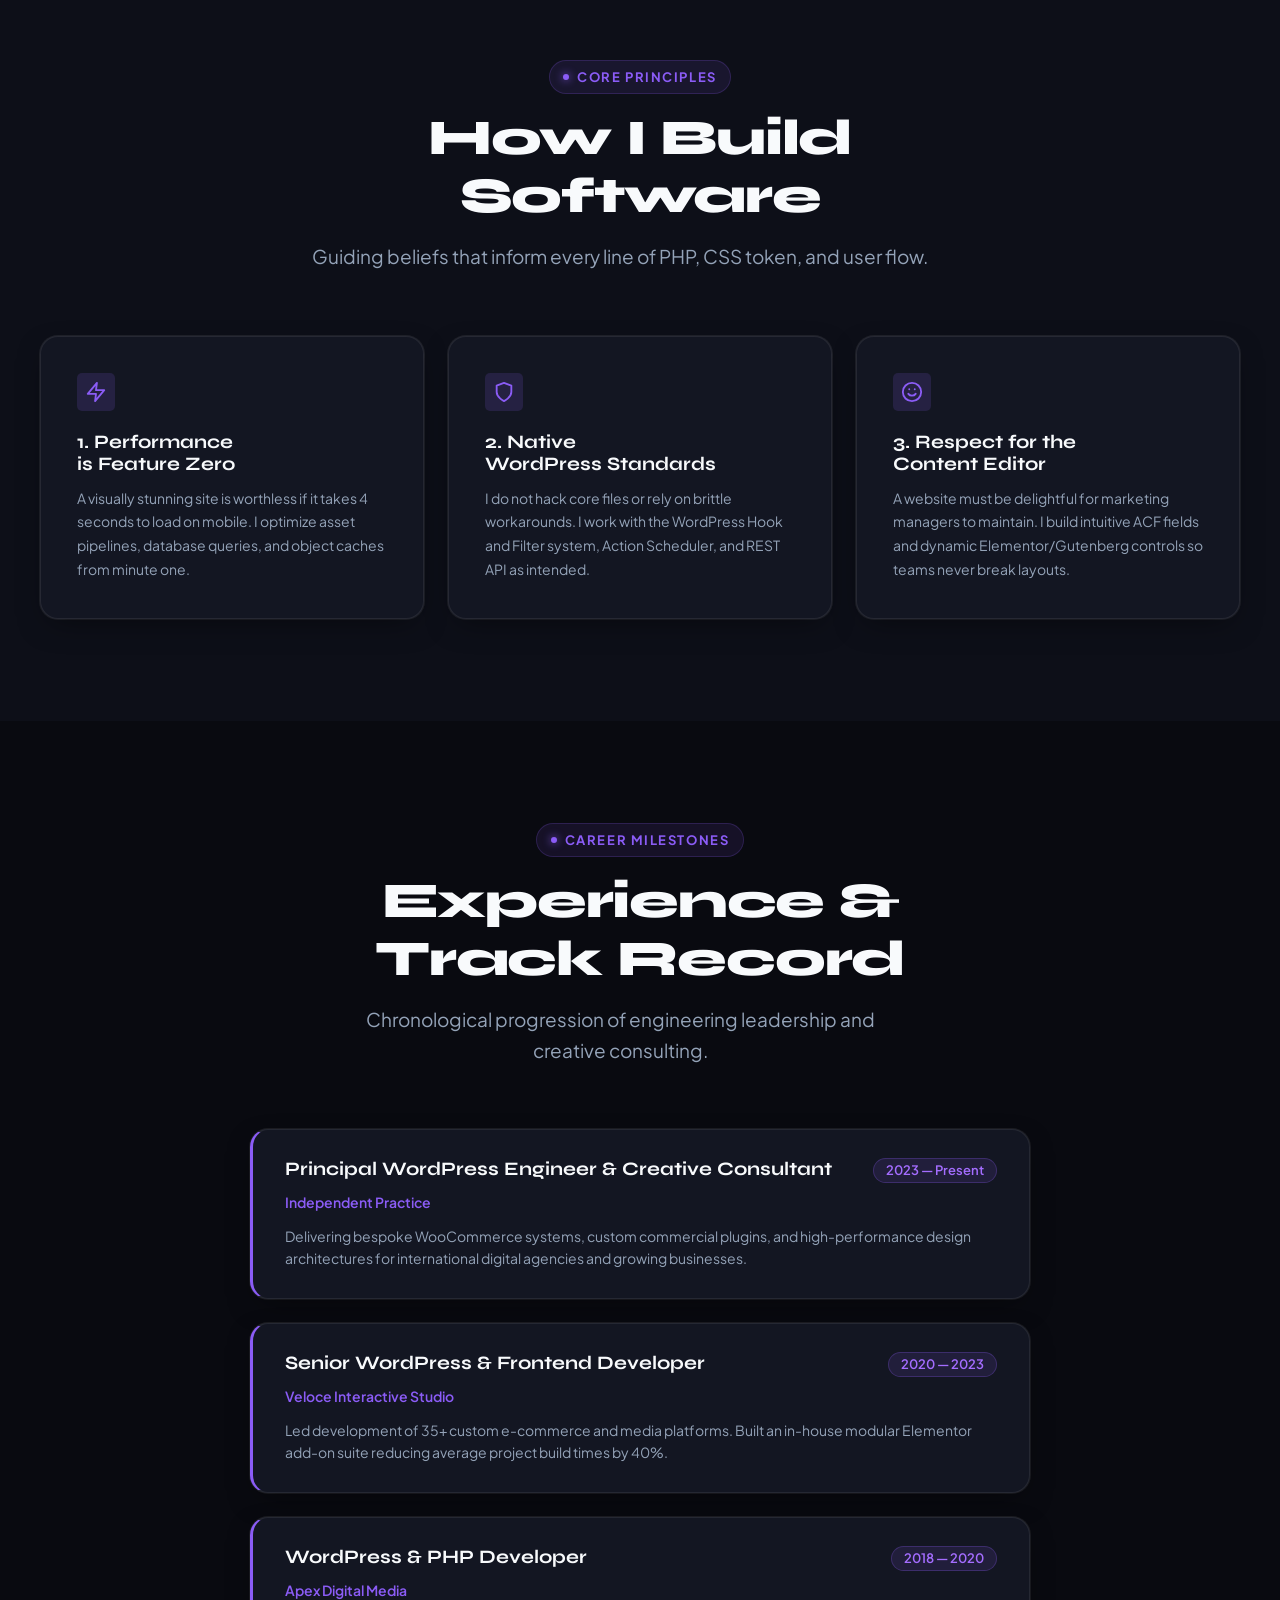
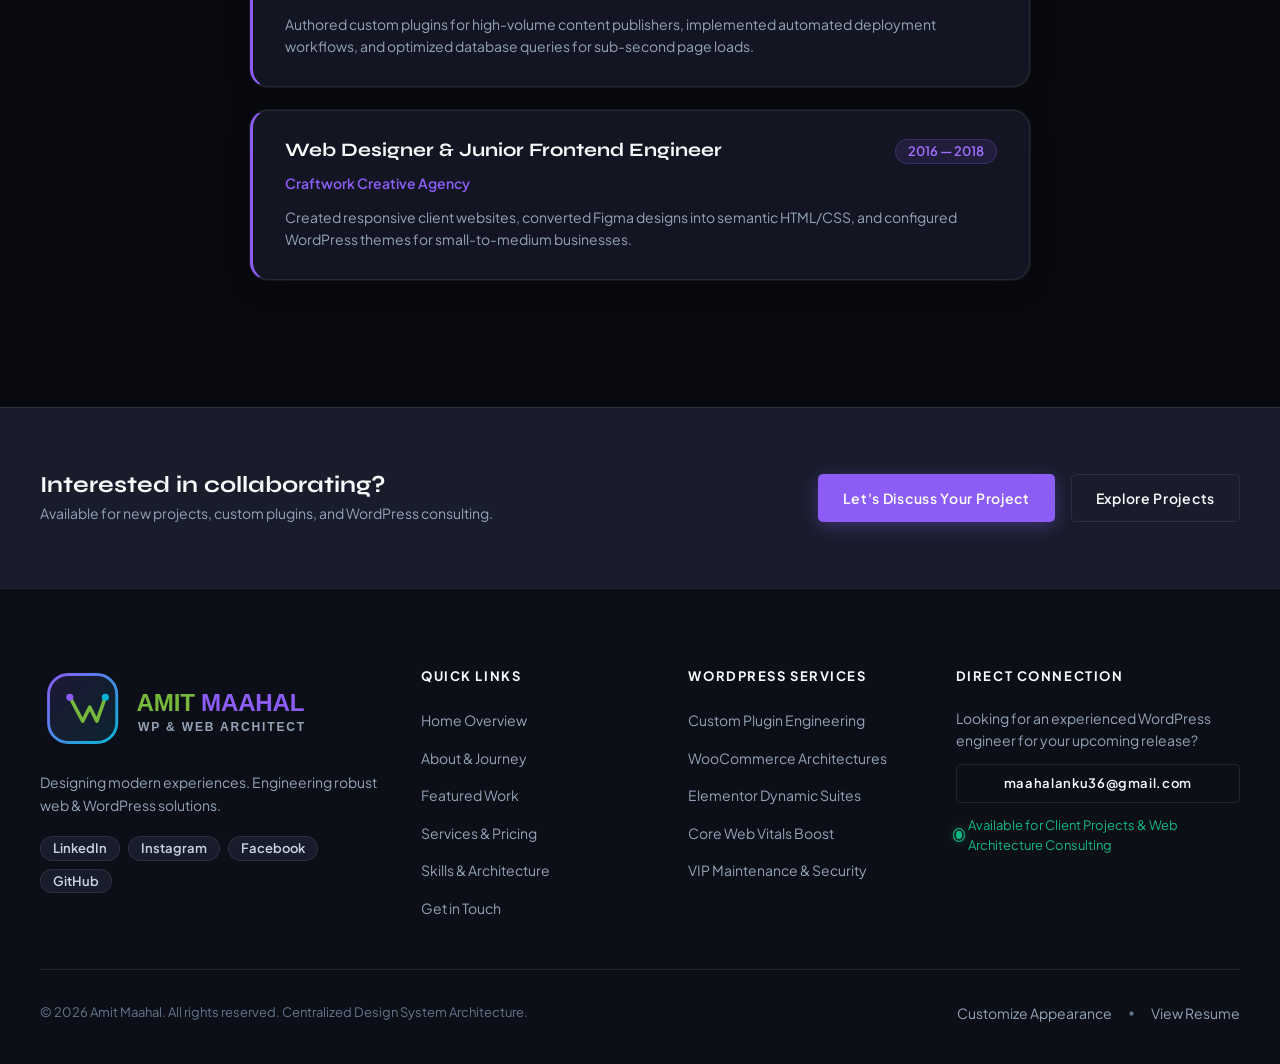
<file: about.html>
<!DOCTYPE html>
<html lang="en" data-theme="dark">
<head>
  <meta charset="UTF-8">
  <meta name="viewport" content="width=device-width, initial-scale=1.0">
  <title>About Amit Maahal — Background, Work Philosophy &amp; Experience | WordPress Architect</title>
  <meta name="description" content="Learn about Amit Maahal, a Senior Web Designer and WordPress Developer with 8+ years of experience in PHP architecture, WooCommerce, and creative web design.">
  <meta name="author" content="Amit Maahal">

  <!-- Open Graph -->
  <meta property="og:type" content="profile">
  <meta property="og:title" content="About Amit Maahal — Web Designer &amp; WordPress Developer">
  <meta property="og:description" content="Discover my background, development journey, milestones, and engineering philosophy.">
  <meta property="og:image" content="assets/images/profile/workspace.webp">

  <!-- Google Fonts Preconnect -->
  <link rel="preconnect" href="https://fonts.googleapis.com">
  <link rel="preconnect" href="https://fonts.gstatic.com" crossorigin>
  <link href="https://fonts.googleapis.com/css2?family=JetBrains+Mono:wght@400;500;600&family=Outfit:wght@400;500;600;700;800&family=Plus+Jakarta+Sans:ital,wght@0,300;0,400;0,500;0,600;0,700;0,800;1,400&family=Space+Grotesk:wght@500;600;700&family=Syne:wght@600;700;800&display=swap" rel="stylesheet">

  <!-- Stylesheets -->
  <link rel="stylesheet" href="css/variables.css">
  <link rel="stylesheet" href="css/themes.css">
  <link rel="stylesheet" href="css/reset.css">
  <link rel="stylesheet" href="css/global.css">
  <link rel="stylesheet" href="css/components.css">
  <link rel="stylesheet" href="css/animations.css">
  <link rel="stylesheet" href="css/responsive.css">

  <link rel="icon" type="image/svg+xml" href="assets/images/logo.svg">

  <!-- Fast Theme & Color Initializer (Zero FOUC) -->
  <script src="js/config.js"></script>
  <script src="js/theme-manager.js"></script>
  <script src="js/color-manager.js"></script>
</head>
<body>

  <!-- Background Ambiance -->
  <div class="site-bg-wrapper" aria-hidden="true">
    <div class="bg-ambient-glow"></div>
    <div class="bg-mesh-pattern"></div>
    <div class="bg-noise-overlay"></div>
  </div>

  <!-- Shared Header -->
  <header id="site-header"></header>
  <div id="mobile-nav-container"></div>

  <main id="main-content">
    
    <!-- Hero / Intro -->
    <section class="section" style="padding-bottom: 2rem;">
      <div class="container">
        <div class="section-tag reveal">
          <span class="section-tag-dot"></span>
          <span>Background &amp; Philosophy</span>
        </div>
        <h1 class="hero-title reveal delay-1" style="max-width: 900px; margin-bottom: 1.5rem;">
          Bridging the gap between <span class="gradient-text">thoughtful aesthetics</span> and enterprise PHP engineering.
        </h1>
        <p class="lead-text reveal delay-2" style="max-width: 800px;">
          I am a web designer and full-stack WordPress developer based in Himachal Pradesh, India, working with ambitious brands and agencies across the world.
        </p>
      </div>
    </section>

    <!-- Visual Story & Studio Workspace -->
    <section class="section" style="padding-top: 1rem;">
      <div class="container">
        <div class="grid grid-2" style="align-items: center; gap: clamp(2rem, 5vw, 4rem);">
          <div class="reveal">
            <div class="card" style="border-radius: var(--radius-xl); overflow: hidden; box-shadow: var(--shadow-lg);">
              <img src="assets/images/profile/workspace.webp" alt="Amit Maahal developer studio setup with code editor and Figma designs" width="600" height="400" loading="lazy">
            </div>
            <div style="font-size: var(--font-size-xs); color: var(--color-text-muted); margin-top: 0.75rem; text-align: center;">
              Where architectural code and custom UI components are born daily.
            </div>
          </div>

          <div class="reveal delay-2">
            <div class="section-tag">
              <span class="section-tag-dot"></span>
              <span>The Journey</span>
            </div>
            <h2 class="section-title">8+ Years of Dedication to the Open Web</h2>
            <p style="color: var(--color-text-secondary); line-height: 1.8; margin-bottom: 1.25rem; font-size: var(--font-size-md);">
              My journey began in 2016 when I discovered that most client websites failed not because of poor ideas, but because of fragile software architecture. Clients were sold bloated off-the-shelf themes with 50 conflicting plugins that slowed down to a crawl within months.
            </p>
            <p style="color: var(--color-text-secondary); line-height: 1.8; margin-bottom: 1.75rem; font-size: var(--font-size-md);">
              I committed myself to mastering the internals of WordPress Core, PHP 8 OOP, custom plugin development, and WooCommerce. By combining this technical depth with a deep appreciation for typography, micro-interactions, and design systems, I offer a rare hybrid capability.
            </p>
            <div style="display: flex; gap: 1rem; flex-wrap: wrap;">
              <a href="assets/files/resume.html" target="_blank" class="btn btn-primary" id="btn-view-cv">
                <svg xmlns="http://www.w3.org/2000/svg" width="16" height="16" viewBox="0 0 24 24" fill="none" stroke="currentColor" stroke-width="2" stroke-linecap="round" stroke-linejoin="round">
                  <path d="M21 15v4a2 2 0 0 1-2 2H5a2 2 0 0 1-2-2v-4"></path>
                  <polyline points="7 10 12 15 17 10"></polyline>
                  <line x1="12" y1="15" x2="12" y2="3"></line>
                </svg>
                <span>Download / View Resume</span>
              </a>
              <a href="contact.html" class="btn btn-secondary">Get in Touch</a>
            </div>
          </div>
        </div>
      </div>
    </section>

    <!-- Work Philosophy Grid -->
    <section class="section" style="background: var(--color-bg-alt);" aria-label="Work Principles">
      <div class="container">
        <div class="section-header text-center">
          <div class="section-tag">
            <span class="section-tag-dot"></span>
            <span>Core Principles</span>
          </div>
          <h2 class="section-title">How I Build Software</h2>
          <p class="section-subtitle">Guiding beliefs that inform every line of PHP, CSS token, and user flow.</p>
        </div>

        <div class="grid grid-3">
          <div class="card reveal" style="padding: 2.25rem;">
            <div class="badge-icon-box" style="margin-bottom: 1.25rem;">
              <svg xmlns="http://www.w3.org/2000/svg" width="22" height="22" viewBox="0 0 24 24" fill="none" stroke="currentColor" stroke-width="2" stroke-linecap="round" stroke-linejoin="round">
                <polygon points="13 2 3 14 12 14 11 22 21 10 12 10 13 2"></polygon>
              </svg>
            </div>
            <h3 style="font-size: var(--font-size-lg); font-weight: 700; margin-bottom: 0.75rem;">1. Performance is Feature Zero</h3>
            <p style="font-size: var(--font-size-sm); color: var(--color-text-muted); line-height: 1.7;">
              A visually stunning site is worthless if it takes 4 seconds to load on mobile. I optimize asset pipelines, database queries, and object caches from minute one.
            </p>
          </div>

          <div class="card reveal delay-1" style="padding: 2.25rem;">
            <div class="badge-icon-box" style="margin-bottom: 1.25rem;">
              <svg xmlns="http://www.w3.org/2000/svg" width="22" height="22" viewBox="0 0 24 24" fill="none" stroke="currentColor" stroke-width="2" stroke-linecap="round" stroke-linejoin="round">
                <path d="M12 22s8-4 8-10V5l-8-3-8 3v7c0 6 8 10 8 10z"></path>
              </svg>
            </div>
            <h3 style="font-size: var(--font-size-lg); font-weight: 700; margin-bottom: 0.75rem;">2. Native WordPress Standards</h3>
            <p style="font-size: var(--font-size-sm); color: var(--color-text-muted); line-height: 1.7;">
              I do not hack core files or rely on brittle workarounds. I work with the WordPress Hook and Filter system, Action Scheduler, and REST API as intended.
            </p>
          </div>

          <div class="card reveal delay-2" style="padding: 2.25rem;">
            <div class="badge-icon-box" style="margin-bottom: 1.25rem;">
              <svg xmlns="http://www.w3.org/2000/svg" width="22" height="22" viewBox="0 0 24 24" fill="none" stroke="currentColor" stroke-width="2" stroke-linecap="round" stroke-linejoin="round">
                <circle cx="12" cy="12" r="10"></circle>
                <path d="M8 14s1.5 2 4 2 4-2 4-2"></path>
                <line x1="9" y1="9" x2="9.01" y2="9"></line>
                <line x1="15" y1="9" x2="15.01" y2="9"></line>
              </svg>
            </div>
            <h3 style="font-size: var(--font-size-lg); font-weight: 700; margin-bottom: 0.75rem;">3. Respect for the Content Editor</h3>
            <p style="font-size: var(--font-size-sm); color: var(--color-text-muted); line-height: 1.7;">
              A website must be delightful for marketing managers to maintain. I build intuitive ACF fields and dynamic Elementor/Gutenberg controls so teams never break layouts.
            </p>
          </div>
        </div>
      </div>
    </section>

    <!-- Career Timeline / Milestones -->
    <section class="section" aria-label="Experience &amp; Career Milestones">
      <div class="container container-narrow">
        <div class="section-header text-center">
          <div class="section-tag">
            <span class="section-tag-dot"></span>
            <span>Career Milestones</span>
          </div>
          <h2 class="section-title">Experience &amp; Track Record</h2>
          <p class="section-subtitle">Chronological progression of engineering leadership and creative consulting.</p>
        </div>

        <!-- Pre-rendered Career Timeline Milestones -->
        <div id="timeline-container">
          
          <div class="card reveal is-visible" style="padding: 1.75rem 2rem; border-left: 3px solid var(--color-primary); margin-bottom: 1.5rem;">
            <div style="display: flex; justify-content: space-between; align-items: flex-start; margin-bottom: 0.5rem; flex-wrap: wrap; gap: 0.5rem;">
              <h3 style="font-size: var(--font-size-lg); font-weight: 700; color: var(--color-text);">Principal WordPress Engineer &amp; Creative Consultant</h3>
              <span class="badge badge-primary">2023 — Present</span>
            </div>
            <div style="font-size: var(--font-size-sm); font-weight: 600; color: var(--color-primary); margin-bottom: 0.75rem;">Independent Practice</div>
            <p style="font-size: var(--font-size-sm); color: var(--color-text-muted); line-height: 1.6;">
              Delivering bespoke WooCommerce systems, custom commercial plugins, and high-performance design architectures for international digital agencies and growing businesses.
            </p>
          </div>

          <div class="card reveal is-visible" style="padding: 1.75rem 2rem; border-left: 3px solid var(--color-primary); margin-bottom: 1.5rem;">
            <div style="display: flex; justify-content: space-between; align-items: flex-start; margin-bottom: 0.5rem; flex-wrap: wrap; gap: 0.5rem;">
              <h3 style="font-size: var(--font-size-lg); font-weight: 700; color: var(--color-text);">Senior WordPress &amp; Frontend Developer</h3>
              <span class="badge badge-primary">2020 — 2023</span>
            </div>
            <div style="font-size: var(--font-size-sm); font-weight: 600; color: var(--color-primary); margin-bottom: 0.75rem;">Veloce Interactive Studio</div>
            <p style="font-size: var(--font-size-sm); color: var(--color-text-muted); line-height: 1.6;">
              Led development of 35+ custom e-commerce and media platforms. Built an in-house modular Elementor add-on suite reducing average project build times by 40%.
            </p>
          </div>

          <div class="card reveal is-visible" style="padding: 1.75rem 2rem; border-left: 3px solid var(--color-primary); margin-bottom: 1.5rem;">
            <div style="display: flex; justify-content: space-between; align-items: flex-start; margin-bottom: 0.5rem; flex-wrap: wrap; gap: 0.5rem;">
              <h3 style="font-size: var(--font-size-lg); font-weight: 700; color: var(--color-text);">WordPress &amp; PHP Developer</h3>
              <span class="badge badge-primary">2018 — 2020</span>
            </div>
            <div style="font-size: var(--font-size-sm); font-weight: 600; color: var(--color-primary); margin-bottom: 0.75rem;">Apex Digital Media</div>
            <p style="font-size: var(--font-size-sm); color: var(--color-text-muted); line-height: 1.6;">
              Authored custom plugins for high-volume content publishers, implemented automated deployment workflows, and optimized database queries for sub-second page loads.
            </p>
          </div>

          <div class="card reveal is-visible" style="padding: 1.75rem 2rem; border-left: 3px solid var(--color-primary); margin-bottom: 1.5rem;">
            <div style="display: flex; justify-content: space-between; align-items: flex-start; margin-bottom: 0.5rem; flex-wrap: wrap; gap: 0.5rem;">
              <h3 style="font-size: var(--font-size-lg); font-weight: 700; color: var(--color-text);">Web Designer &amp; Junior Frontend Engineer</h3>
              <span class="badge badge-primary">2016 — 2018</span>
            </div>
            <div style="font-size: var(--font-size-sm); font-weight: 600; color: var(--color-primary); margin-bottom: 0.75rem;">Craftwork Creative Agency</div>
            <p style="font-size: var(--font-size-sm); color: var(--color-text-muted); line-height: 1.6;">
              Created responsive client websites, converted Figma designs into semantic HTML/CSS, and configured WordPress themes for small-to-medium businesses.
            </p>
          </div>

        </div>
      </div>
    </section>

    <!-- Bottom Contact Hook -->
    <section class="section-sm" style="border-top: 1px solid var(--color-border); background: var(--color-surface-hover);">
      <div class="container flex-between" style="flex-wrap: wrap; gap: 1.5rem;">
        <div>
          <h3 style="font-size: var(--font-size-xl); margin-bottom: 0.25rem;">Interested in collaborating?</h3>
          <p class="text-muted" style="font-size: var(--font-size-sm);">Available for new projects, custom plugins, and WordPress consulting.</p>
        </div>
        <div style="display: flex; gap: 1rem;">
          <a href="contact.html" class="btn btn-primary">Let's Discuss Your Project</a>
          <a href="projects.html" class="btn btn-outline">Explore Projects</a>
        </div>
      </div>
    </section>

  </main>

  <!-- Shared Footer -->
  <footer id="site-footer"></footer>
  <div id="customization-container"></div>

  <!-- Scripts -->
  <script src="js/settings-manager.js"></script>
  <script src="js/components.js"></script>
  <script src="js/animations.js"></script>
  <script src="js/main.js"></script>
</body>
</html>
</file>
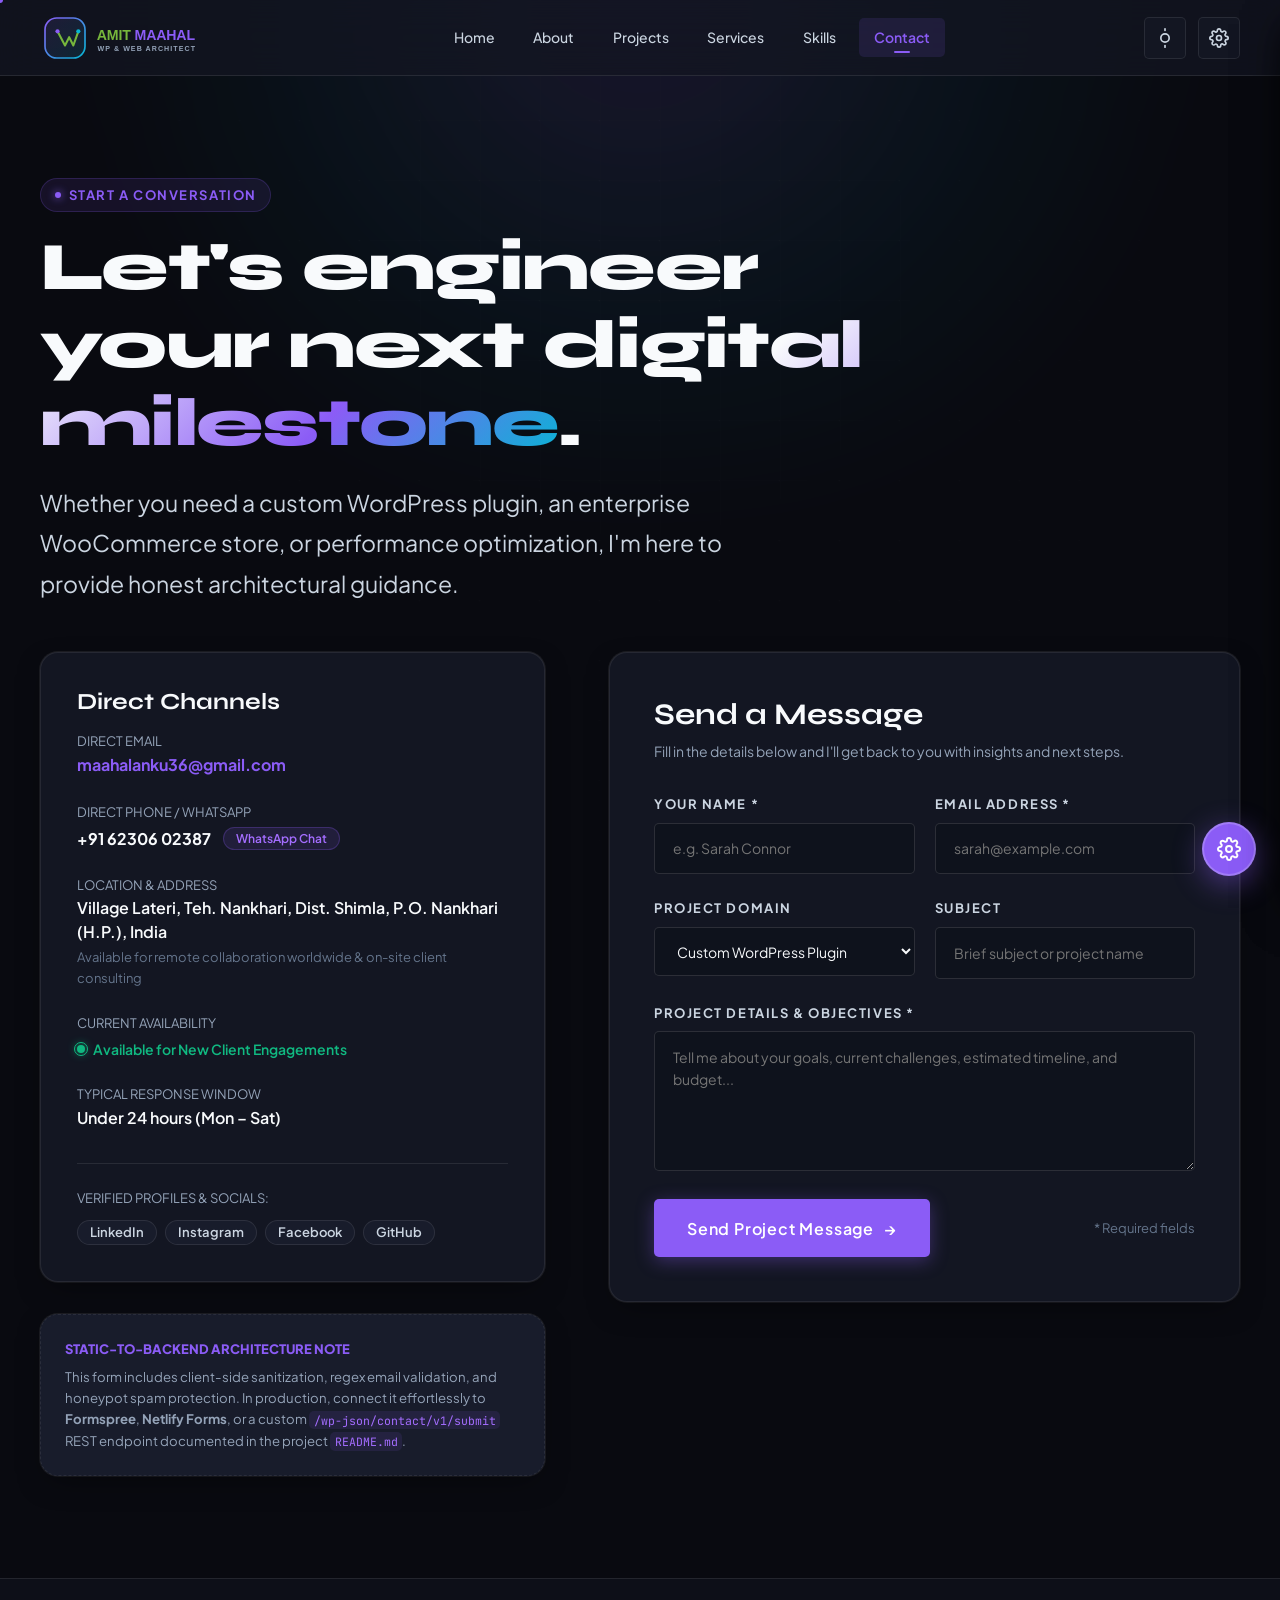
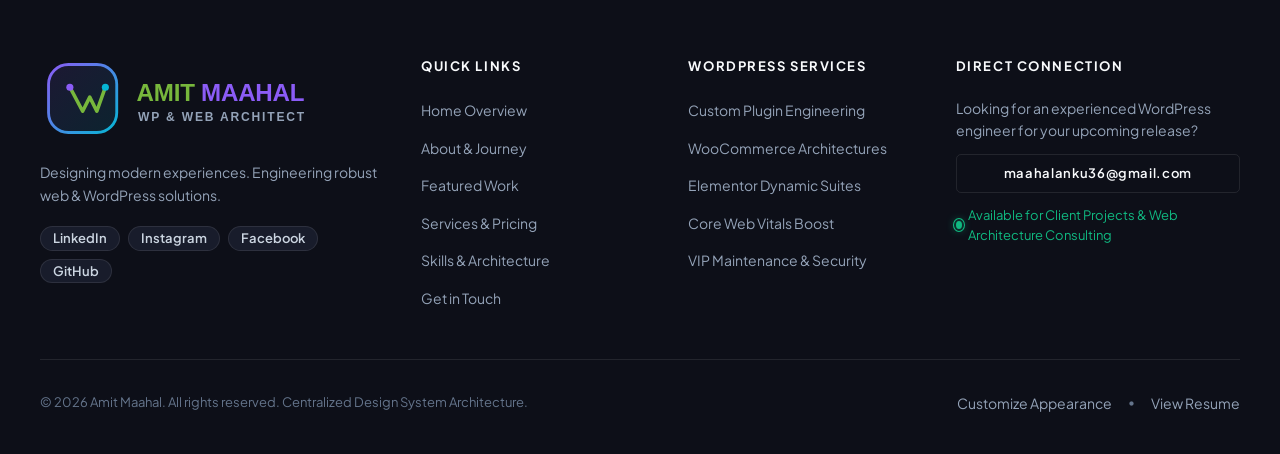
<file: contact.html>
<!DOCTYPE html>
<html lang="en" data-theme="dark">

<head>
  <meta charset="UTF-8">
  <meta name="viewport" content="width=device-width, initial-scale=1.0">
  <title>Contact Amit Maahal — Start a Web &amp; WordPress Project</title>
  <meta name="description"
    content="Get in touch with Amit Maahal for custom WordPress plugin development, WooCommerce stores, speed optimization, or modern web design systems.">
  <meta name="author" content="Amit Maahal">

  <!-- Open Graph -->
  <meta property="og:type" content="website">
  <meta property="og:title" content="Contact Amit Maahal — Web Designer &amp; WordPress Developer">
  <meta property="og:description"
    content="Reach out to discuss your upcoming project, custom plugin engineering, or architecture consulting.">
  <meta property="og:image" content="assets/images/profile/profile.jpeg">

  <!-- Google Fonts Preconnect -->
  <link rel="preconnect" href="https://fonts.googleapis.com">
  <link rel="preconnect" href="https://fonts.gstatic.com" crossorigin>
  <link
    href="https://fonts.googleapis.com/css2?family=JetBrains+Mono:wght@400;500;600&family=Outfit:wght@400;500;600;700;800&family=Plus+Jakarta+Sans:ital,wght@0,300;0,400;0,500;0,600;0,700;0,800;1,400&family=Space+Grotesk:wght@500;600;700&family=Syne:wght@600;700;800&display=swap"
    rel="stylesheet">

  <!-- Stylesheets -->
  <link rel="stylesheet" href="css/variables.css">
  <link rel="stylesheet" href="css/themes.css">
  <link rel="stylesheet" href="css/reset.css">
  <link rel="stylesheet" href="css/global.css">
  <link rel="stylesheet" href="css/components.css">
  <link rel="stylesheet" href="css/animations.css">
  <link rel="stylesheet" href="css/responsive.css">

  <link rel="icon" type="image/svg+xml" href="assets/images/logo.svg">

  <!-- Fast Theme & Color Initializer (Zero FOUC) -->
  <script src="js/config.js"></script>
  <script src="js/theme-manager.js"></script>
  <script src="js/color-manager.js"></script>
</head>

<body>

  <!-- Background Ambiance -->
  <div class="site-bg-wrapper" aria-hidden="true">
    <div class="bg-ambient-glow"></div>
    <div class="bg-mesh-pattern"></div>
    <div class="bg-noise-overlay"></div>
  </div>

  <!-- Shared Header -->
  <header id="site-header"></header>
  <div id="mobile-nav-container"></div>

  <main id="main-content">

    <!-- Hero Section -->
    <section class="section" style="padding-bottom: 2rem;">
      <div class="container">
        <div class="section-tag reveal">
          <span class="section-tag-dot"></span>
          <span>Start a Conversation</span>
        </div>
        <h1 class="hero-title reveal delay-1" style="max-width: 850px; margin-bottom: 1.25rem;">
          Let's engineer your next <span class="gradient-text">digital milestone</span>.
        </h1>
        <p class="lead-text reveal delay-2" style="max-width: 750px;">
          Whether you need a custom WordPress plugin, an enterprise WooCommerce store, or performance optimization, I'm
          here to provide honest architectural guidance.
        </p>
      </div>
    </section>

    <!-- Contact Interactive Grid -->
    <section class="section" style="padding-top: 1rem;" aria-label="Contact Information and Form">
      <div class="container">
        <div class="contact-grid">

          <!-- Left: Contact Details & Status -->
          <div class="reveal">

            <div class="card" style="padding: 2.25rem; margin-bottom: 2rem;">
              <h2 style="font-size: var(--font-size-xl); margin-bottom: 1rem;">Direct Channels</h2>

              <div style="display: flex; flex-direction: column; gap: 1.5rem; margin-bottom: 2rem;">
                <div>
                  <div
                    style="font-size: var(--font-size-xs); color: var(--color-text-muted); text-transform: uppercase;">
                    Direct Email</div>
                  <a href="mailto:maahalanku36@gmail.com"
                    style="font-weight: 700; color: var(--color-primary); font-size: var(--font-size-md);">
                    maahalanku36@gmail.com
                  </a>
                </div>

                <div>
                  <div
                    style="font-size: var(--font-size-xs); color: var(--color-text-muted); text-transform: uppercase;">
                    Direct Phone / WhatsApp</div>
                  <div style="display: flex; align-items: center; gap: 0.75rem; flex-wrap: wrap; margin-top: 0.2rem;">
                    <a href="tel:+916230602387"
                      style="font-weight: 700; color: var(--color-text); font-size: var(--font-size-md);">
                      +91 62306 02387
                    </a>
                    <a href="https://wa.me/916230602387" target="_blank" rel="noopener noreferrer"
                      class="badge badge-primary" style="font-size: 0.75rem;">
                      WhatsApp Chat
                    </a>
                  </div>
                </div>

                <div>
                  <div
                    style="font-size: var(--font-size-xs); color: var(--color-text-muted); text-transform: uppercase;">
                    Location &amp; Address</div>
                  <div style="font-weight: 600; color: var(--color-text); line-height: 1.5;">
                    Village Lateri, Teh. Nankhari, Dist. Shimla, P.O. Nankhari (H.P.), India
                  </div>
                  <div style="font-size: var(--font-size-xs); color: var(--color-text-dim); margin-top: 0.2rem;">
                    Available for remote collaboration worldwide &amp; on-site client consulting
                  </div>
                </div>

                <div>
                  <div
                    style="font-size: var(--font-size-xs); color: var(--color-text-muted); text-transform: uppercase;">
                    Current Availability</div>
                  <div style="display: flex; align-items: center; gap: 0.5rem; margin-top: 0.25rem;">
                    <span class="hero-status-pulse"></span>
                    <span
                      style="font-weight: 600; color: var(--color-success); font-size: var(--font-size-sm);">Available
                      for New Client Engagements</span>
                  </div>
                </div>

                <div>
                  <div
                    style="font-size: var(--font-size-xs); color: var(--color-text-muted); text-transform: uppercase;">
                    Typical Response Window</div>
                  <div style="font-weight: 600; color: var(--color-text);">Under 24 hours (Mon &ndash; Sat)</div>
                </div>
              </div>

              <!-- Social Profiles Badges -->
              <div style="border-top: 1px solid var(--color-border); padding-top: 1.5rem;">
                <div
                  style="font-size: var(--font-size-xs); color: var(--color-text-muted); margin-bottom: 0.75rem; text-transform: uppercase;">
                  Verified Profiles &amp; Socials:</div>
                <div style="display: flex; flex-wrap: wrap; gap: 0.5rem;">
                  <a href="https://www.linkedin.com/in/amit-spark-web-148476396" target="_blank"
                    rel="noopener noreferrer" class="badge">LinkedIn</a>
                  <a href="https://www.instagram.com/anku_official_92_/" target="_blank" rel="noopener noreferrer"
                    class="badge">Instagram</a>
                  <a href="https://www.facebook.com/share/1BzW8iDRsX/" target="_blank" rel="noopener noreferrer"
                    class="badge">Facebook</a>
                  <a href="https://github.com" target="_blank" rel="noopener noreferrer" class="badge">GitHub</a>
                </div>
              </div>
            </div>

            <!-- Backend Integration Notice Card -->
            <div class="card" style="padding: 1.5rem; background: var(--color-surface-hover); border-style: dashed;">
              <div
                style="font-size: var(--font-size-xs); font-weight: 800; text-transform: uppercase; color: var(--color-primary); margin-bottom: 0.4rem;">
                Static-to-Backend Architecture Note
              </div>
              <p style="font-size: 0.825rem; color: var(--color-text-muted); line-height: 1.6;">
                This form includes client-side sanitization, regex email validation, and honeypot spam protection. In
                production, connect it effortlessly to <strong>Formspree</strong>, <strong>Netlify Forms</strong>, or a
                custom <code>/wp-json/contact/v1/submit</code> REST endpoint documented in the project
                <code>README.md</code>.
              </p>
            </div>

          </div>

          <!-- Right: Interactive Contact Form -->
          <div class="reveal delay-2">
            <div class="card contact-card-box">
              <h2 style="font-size: var(--font-size-2xl); margin-bottom: 0.5rem;">Send a Message</h2>
              <p style="font-size: var(--font-size-sm); color: var(--color-text-muted); margin-bottom: 2rem;">
                Fill in the details below and I'll get back to you with insights and next steps.
              </p>

              <!-- Accessible Alerts -->
              <div class="form-status-alert is-success" id="form-success-alert" role="alert" style="display: none;">
                <svg xmlns="http://www.w3.org/2000/svg" width="20" height="20" viewBox="0 0 24 24" fill="none"
                  stroke="currentColor" stroke-width="2" stroke-linecap="round" stroke-linejoin="round">
                  <path d="M22 11.08V12a10 10 0 1 1-5.93-9.14"></path>
                  <polyline points="22 4 12 14.01 9 11.01"></polyline>
                </svg>
                <span id="form-success-text">Thank you! Your message has been received. I will review your project and reply shortly.</span>
              </div>

              <div class="form-status-alert is-error" id="form-error-alert" role="alert" style="display: none;">
                <svg xmlns="http://www.w3.org/2000/svg" width="20" height="20" viewBox="0 0 24 24" fill="none"
                  stroke="currentColor" stroke-width="2" stroke-linecap="round" stroke-linejoin="round">
                  <circle cx="12" cy="12" r="10"></circle>
                  <line x1="12" y1="8" x2="12" y2="12"></line>
                  <line x1="12" y1="16" x2="12.01" y2="16"></line>
                </svg>
                <span id="form-error-text">Please review the highlighted fields below.</span>
              </div>

              <form id="portfolio-contact-form" novalidate>

                <!-- Bot Honeypot field (invisible to humans) -->
                <div class="honeypot-field">
                  <label for="contact-website-trap">Leave this field blank</label>
                  <input type="text" id="contact-website-trap" name="website_url" tabindex="-1" autocomplete="off" />
                </div>

                <div class="grid grid-2" style="gap: 1.25rem;">
                  <div class="form-group">
                    <label for="contact-name" class="form-label">Your Name *</label>
                    <input type="text" id="contact-name" name="name" class="form-control"
                      placeholder="e.g. Sarah Connor" required />
                    <div class="form-field-error" id="error-contact-name">Please enter your name.</div>
                  </div>

                  <div class="form-group">
                    <label for="contact-email" class="form-label">Email Address *</label>
                    <input type="email" id="contact-email" name="email" class="form-control"
                      placeholder="sarah@example.com" required />
                    <div class="form-field-error" id="error-contact-email">Please enter a valid email address.</div>
                  </div>
                </div>

                <div class="grid grid-2" style="gap: 1.25rem;">
                  <div class="form-group">
                    <label for="contact-project-type" class="form-label">Project Domain</label>
                    <select id="contact-project-type" name="project_type" class="form-control">
                      <option value="plugin">Custom WordPress Plugin</option>
                      <option value="woocommerce">WooCommerce Store Architecture</option>
                      <option value="elementor">Elementor / Design System</option>
                      <option value="performance">Speed &amp; Core Web Vitals Audit</option>
                      <option value="consulting">Technical Consulting / Retainer</option>
                    </select>
                  </div>

                  <div class="form-group">
                    <label for="contact-subject" class="form-label">Subject</label>
                    <input type="text" id="contact-subject" name="subject" class="form-control"
                      placeholder="Brief subject or project name" />
                  </div>
                </div>

                <div class="form-group">
                  <label for="contact-message" class="form-label">Project Details &amp; Objectives *</label>
                  <textarea id="contact-message" name="message" class="form-control"
                    placeholder="Tell me about your goals, current challenges, estimated timeline, and budget..."
                    required></textarea>
                  <div class="form-field-error" id="error-contact-message">Please provide details about your project (at least 10 characters).</div>
                </div>

                <div
                  style="display: flex; align-items: center; justify-content: space-between; flex-wrap: wrap; gap: 1rem; margin-top: 1.75rem;">
                  <button type="submit" class="btn btn-primary btn-lg" id="contact-submit-btn">
                    <span>Send Project Message</span>
                    <span class="btn-icon-right">&rarr;</span>
                  </button>
                  <span style="font-size: var(--font-size-xs); color: var(--color-text-dim);">
                    * Required fields
                  </span>
                </div>

              </form>
            </div>
          </div>

        </div>
      </div>
    </section>

  </main>

  <!-- Shared Footer -->
  <footer id="site-footer"></footer>
  <div id="customization-container"></div>

  <!-- Scripts -->
  <script src="js/settings-manager.js"></script>
  <script src="js/components.js"></script>
  <script src="js/animations.js"></script>
  <script src="js/main.js"></script>
</body>

</html>
</file>
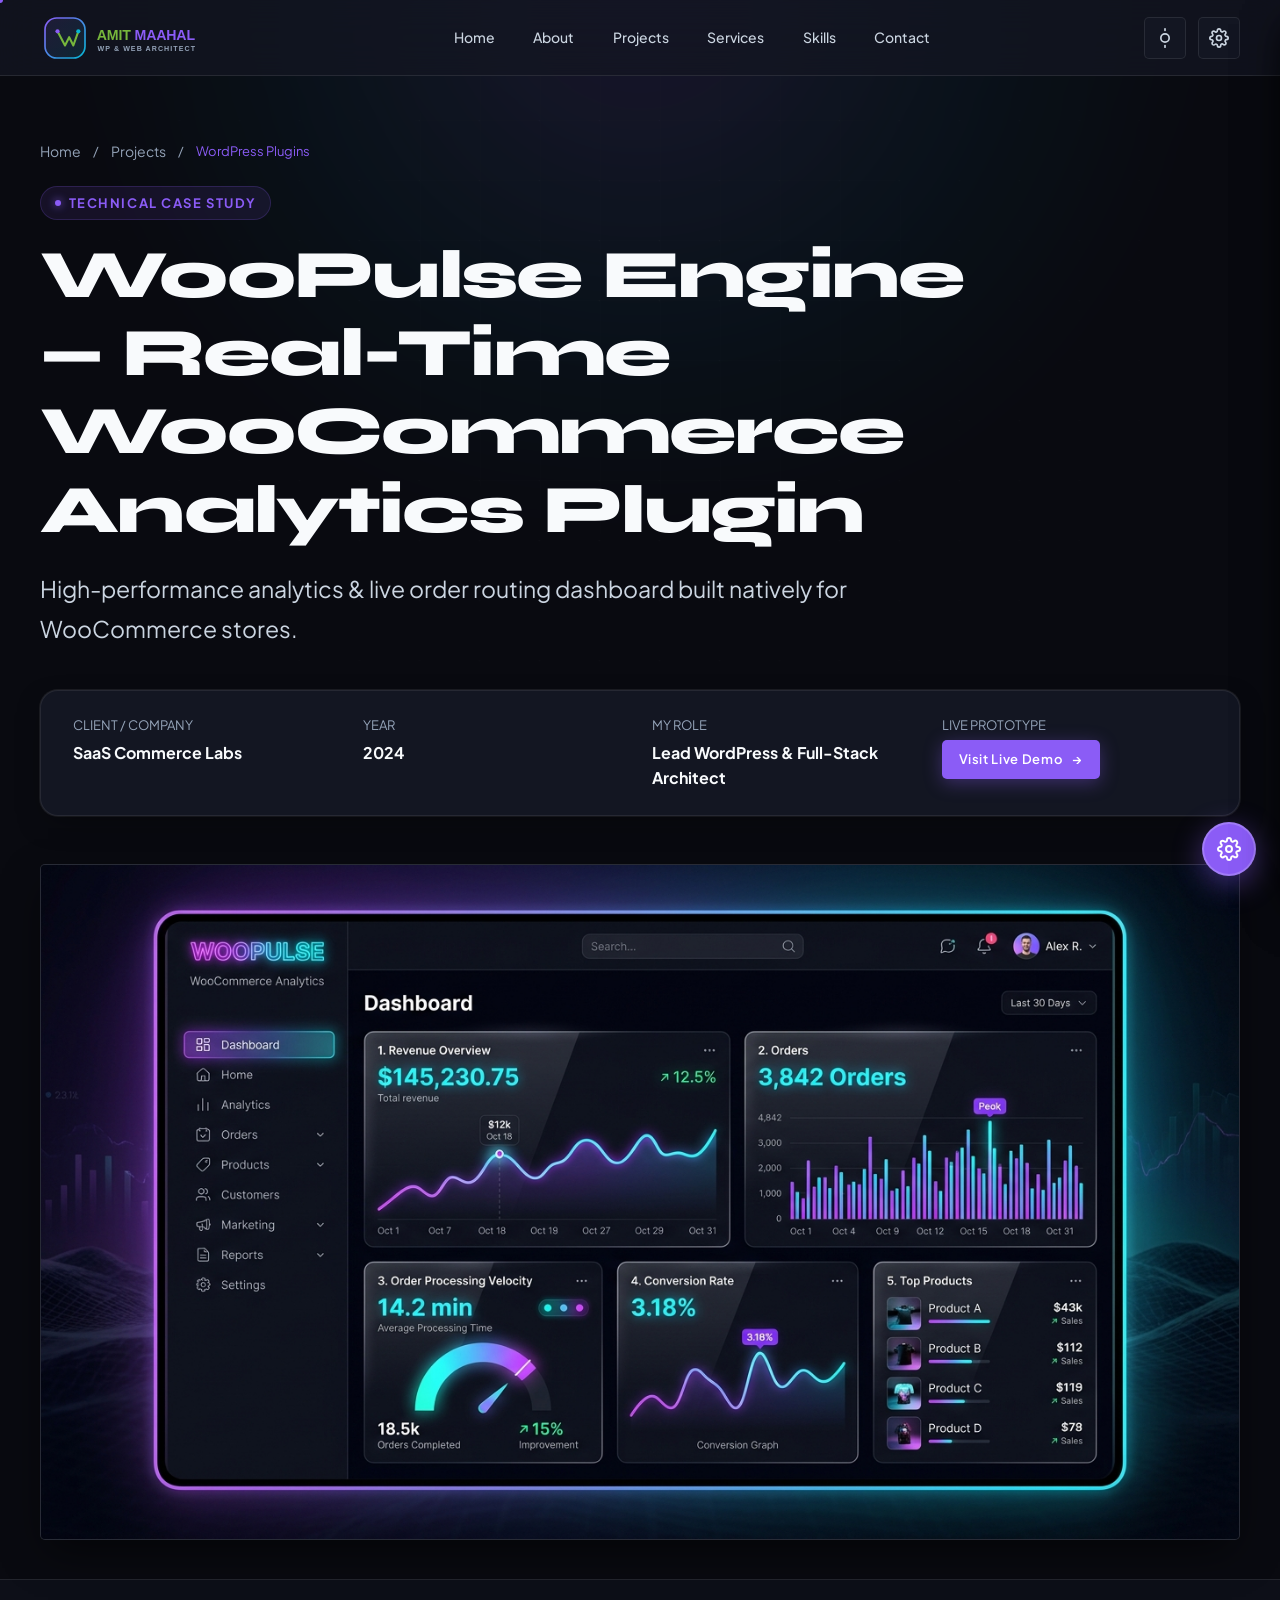
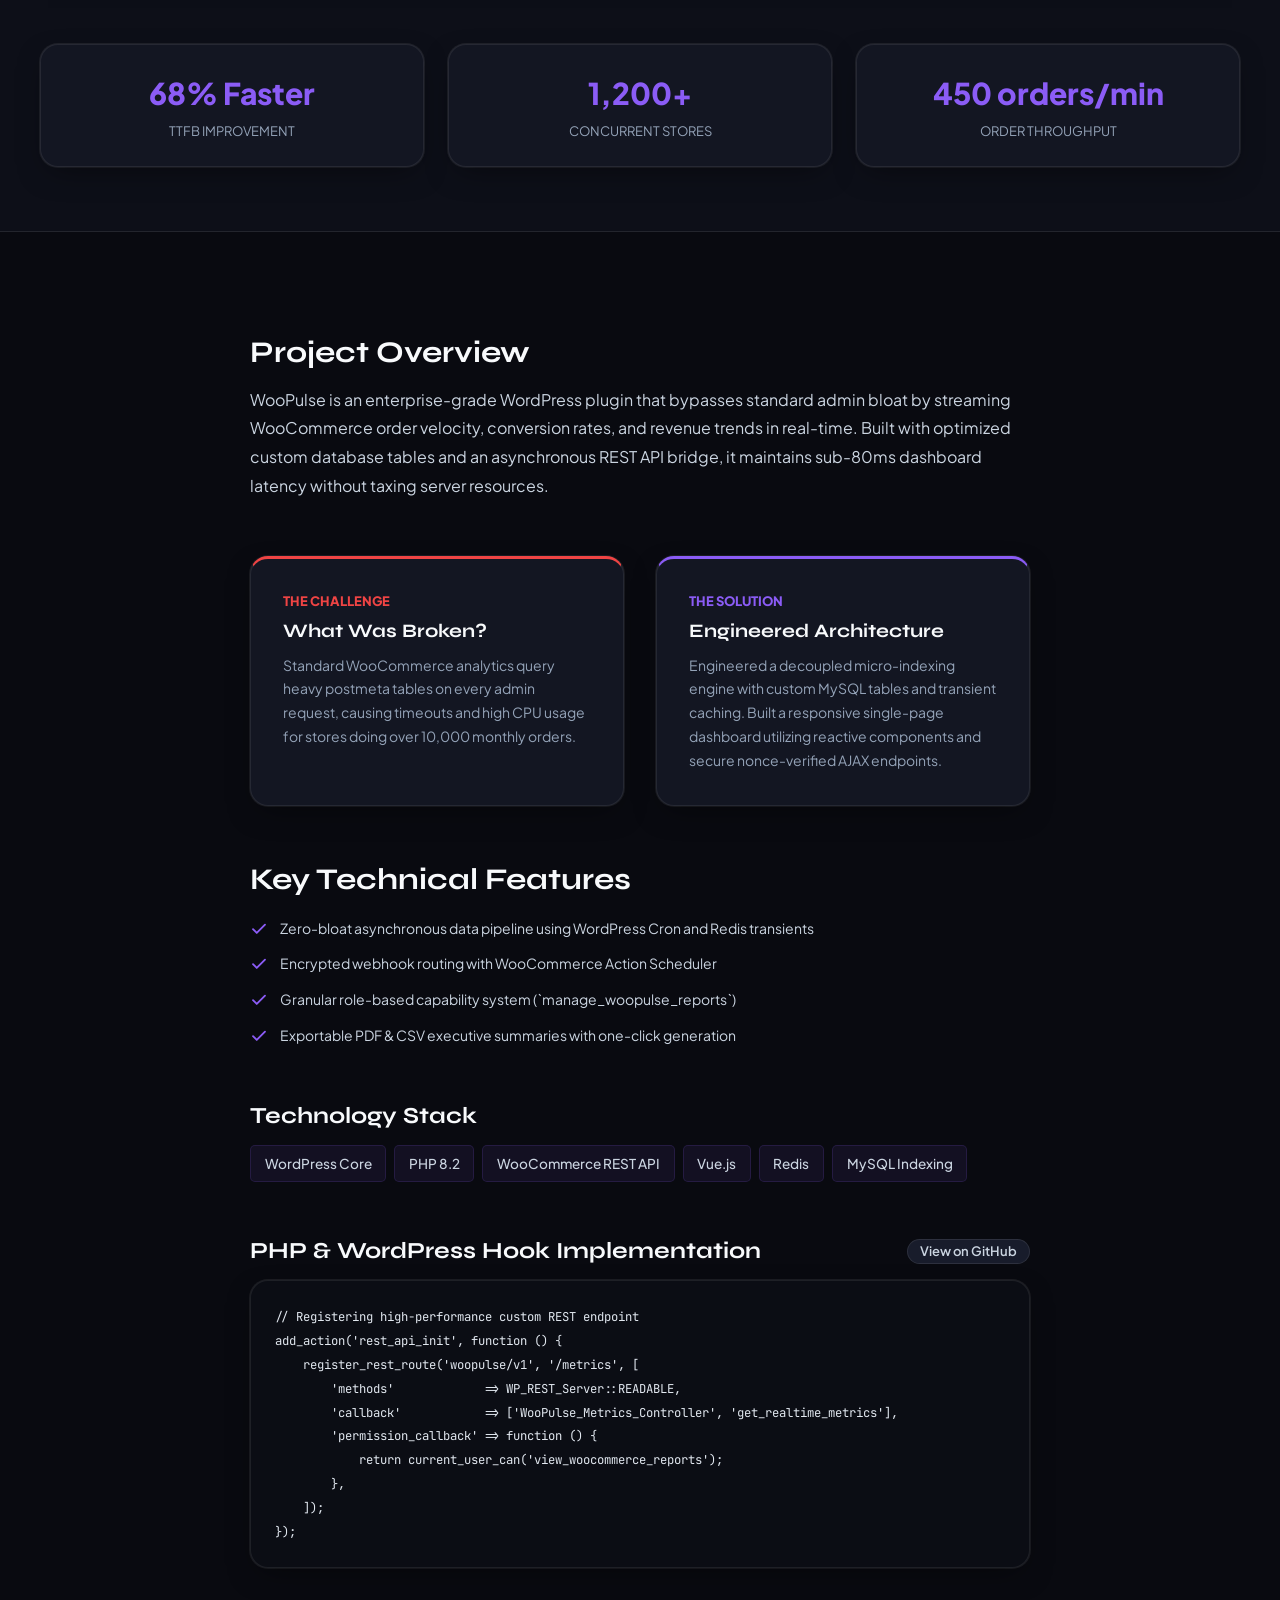
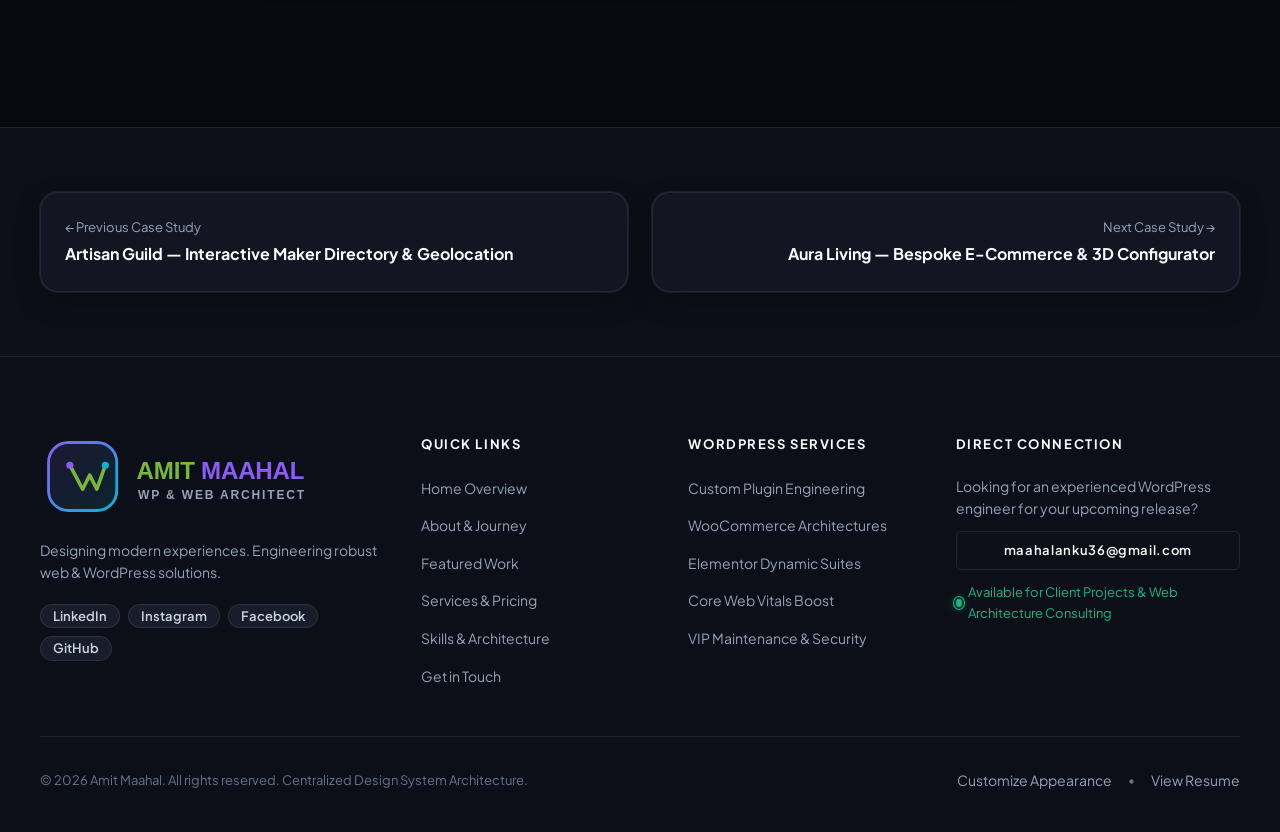
<file: project-details.html>
<!DOCTYPE html>
<html lang="en" data-theme="dark">

<head>
  <meta charset="UTF-8">
  <meta name="viewport" content="width=device-width, initial-scale=1.0">
  <title>Case Study — Amit Maahal | Web Designer &amp; WordPress Developer</title>
  <meta name="description"
    content="In-depth technical case study detailing architectural challenge, solution, measurable outcomes, and code snippets.">
  <meta name="author" content="Amit Maahal">

  <!-- Google Fonts Preconnect -->
  <link rel="preconnect" href="https://fonts.googleapis.com">
  <link rel="preconnect" href="https://fonts.gstatic.com" crossorigin>
  <link
    href="https://fonts.googleapis.com/css2?family=JetBrains+Mono:wght@400;500;600&family=Outfit:wght@400;500;600;700;800&family=Plus+Jakarta+Sans:ital,wght@0,300;0,400;0,500;0,600;0,700;0,800;1,400&family=Space+Grotesk:wght@500;600;700&family=Syne:wght@600;700;800&display=swap"
    rel="stylesheet">

  <!-- Stylesheets -->
  <link rel="stylesheet" href="css/variables.css">
  <link rel="stylesheet" href="css/themes.css">
  <link rel="stylesheet" href="css/reset.css">
  <link rel="stylesheet" href="css/global.css">
  <link rel="stylesheet" href="css/components.css">
  <link rel="stylesheet" href="css/animations.css">
  <link rel="stylesheet" href="css/responsive.css">

  <link rel="icon" type="image/svg+xml" href="assets/images/logo.svg">

  <!-- Fast Theme & Color Initializer (Zero FOUC) -->
  <script src="js/config.js"></script>
  <script src="js/theme-manager.js"></script>
  <script src="js/color-manager.js"></script>
</head>

<body>

  <!-- Background Ambiance -->
  <div class="site-bg-wrapper" aria-hidden="true">
    <div class="bg-ambient-glow"></div>
    <div class="bg-mesh-pattern"></div>
    <div class="bg-noise-overlay"></div>
  </div>

  <!-- Shared Header -->
  <header id="site-header"></header>
  <div id="mobile-nav-container"></div>

  <main id="main-content">

    <!-- Breadcrumb & Back -->
    <section class="section-sm" style="padding-bottom: 0;">
      <div class="container">
        <div
          style="display: flex; align-items: center; gap: 0.75rem; font-size: var(--font-size-xs); color: var(--color-text-muted);">
          <a href="index.html" class="footer-nav-link">Home</a>
          <span>/</span>
          <a href="projects.html" class="footer-nav-link">Projects</a>
          <span>/</span>
          <span style="color: var(--color-primary);" id="case-category">Case Study</span>
        </div>
      </div>
    </section>

    <!-- Case Study Hero Title & Meta -->
    <section class="section" style="padding-top: 1.5rem; padding-bottom: 2.5rem;">
      <div class="container">
        <div class="section-tag reveal" style="margin-bottom: 1rem;">
          <span class="section-tag-dot"></span>
          <span>Technical Case Study</span>
        </div>
        <h1 class="hero-title reveal delay-1" id="case-title" style="margin-bottom: 1.25rem;">
          Loading Project...
        </h1>
        <p class="lead-text reveal delay-2" id="case-tagline" style="max-width: 860px; margin-bottom: 2.5rem;">
          Architectural overview and outcomes.
        </p>

        <!-- Project Meta Grid -->
        <div class="card reveal delay-3"
          style="padding: 1.5rem 2rem; background: var(--color-surface); margin-bottom: 3rem;">
          <div class="grid grid-4" style="gap: 1.5rem;">
            <div>
              <div style="font-size: var(--font-size-xs); color: var(--color-text-muted); text-transform: uppercase;">
                Client / Company</div>
              <div style="font-weight: 700; color: var(--color-text); margin-top: 0.25rem;" id="case-client">SaaS
                Commerce Labs</div>
            </div>
            <div>
              <div style="font-size: var(--font-size-xs); color: var(--color-text-muted); text-transform: uppercase;">
                Year</div>
              <div style="font-weight: 700; color: var(--color-text); margin-top: 0.25rem;" id="case-year">2024</div>
            </div>
            <div>
              <div style="font-size: var(--font-size-xs); color: var(--color-text-muted); text-transform: uppercase;">My
                Role</div>
              <div style="font-weight: 700; color: var(--color-text); margin-top: 0.25rem;" id="case-role">Lead
                Architect &amp; Developer</div>
            </div>
            <div>
              <div style="font-size: var(--font-size-xs); color: var(--color-text-muted); text-transform: uppercase;">
                Live Prototype</div>
              <div style="margin-top: 0.25rem;">
                <a href="#" target="_blank" rel="noopener noreferrer" class="btn btn-primary btn-sm"
                  id="case-live-link">
                  <span>Visit Live Demo</span>
                  <span class="btn-icon-right">&rarr;</span>
                </a>
              </div>
            </div>
          </div>
        </div>

        <!-- Hero Screenshot / Visual -->
        <div class="reveal delay-2"
          style="border-radius: var(--radius-xl); overflow: hidden; border: 1px solid var(--color-border); box-shadow: var(--shadow-lg); background: var(--color-surface);">
          <img src="assets/images/projects/woopulse.webp" alt="Project Case Study Preview" id="case-hero-img"
            width="1440" height="675" style="width: 100%; aspect-ratio: 16 / 9; object-fit: cover;">
        </div>

      </div>
    </section>

    <!-- Measurable Outcomes / Stats -->
    <section class="section-sm"
      style="background: var(--color-bg-alt); border-top: 1px solid var(--color-border); border-bottom: 1px solid var(--color-border);">
      <div class="container">
        <div class="grid grid-3" id="case-stats-grid"></div>
      </div>
    </section>

    <!-- Deep-Dive Content: The Problem, The Solution & Deliverables -->
    <section class="section">
      <div class="container container-narrow">

        <!-- Overview -->
        <div class="reveal" style="margin-bottom: 3.5rem;">
          <h2 style="font-size: var(--font-size-2xl); margin-bottom: 1rem;">Project Overview</h2>
          <p style="font-size: var(--font-size-md); color: var(--color-text-secondary); line-height: 1.8;"
            id="case-description"></p>
        </div>

        <!-- Problem & Solution Two-Column Breakdown -->
        <div class="grid grid-2" style="gap: 2rem; margin-bottom: 3.5rem;">
          <div class="card reveal" style="padding: 2rem; border-top: 3px solid #EF4444;">
            <div
              style="font-size: var(--font-size-xs); font-weight: 800; text-transform: uppercase; color: #EF4444; margin-bottom: 0.5rem;">
              The Challenge</div>
            <h3 style="font-size: var(--font-size-lg); margin-bottom: 0.75rem;">What Was Broken?</h3>
            <p style="font-size: var(--font-size-sm); color: var(--color-text-muted); line-height: 1.7;"
              id="case-problem"></p>
          </div>

          <div class="card reveal delay-1" style="padding: 2rem; border-top: 3px solid var(--color-primary);">
            <div
              style="font-size: var(--font-size-xs); font-weight: 800; text-transform: uppercase; color: var(--color-primary); margin-bottom: 0.5rem;">
              The Solution</div>
            <h3 style="font-size: var(--font-size-lg); margin-bottom: 0.75rem;">Engineered Architecture</h3>
            <p style="font-size: var(--font-size-sm); color: var(--color-text-muted); line-height: 1.7;"
              id="case-solution"></p>
          </div>
        </div>

        <!-- Key Features List -->
        <div class="reveal" style="margin-bottom: 3.5rem;">
          <h2 style="font-size: var(--font-size-2xl); margin-bottom: 1.25rem;">Key Technical Features</h2>
          <ul id="case-features-list" style="list-style: none;"></ul>
        </div>

        <!-- Technologies Used Badges -->
        <div class="reveal" style="margin-bottom: 3.5rem;">
          <h2 style="font-size: var(--font-size-xl); margin-bottom: 1rem;">Technology Stack</h2>
          <div style="display: flex; flex-wrap: wrap; gap: 0.5rem;" id="case-tech-chips"></div>
        </div>

        <!-- Code Architecture Showcase -->
        <div class="reveal" style="margin-bottom: 3.5rem;">
          <div style="display: flex; align-items: center; justify-content: space-between; margin-bottom: 1rem;">
            <h2 style="font-size: var(--font-size-xl);">PHP &amp; WordPress Hook Implementation</h2>
            <a href="#" target="_blank" rel="noopener noreferrer" class="badge" id="case-repo-link"
              style="display: none;">View on GitHub</a>
          </div>
          <div class="card"
            style="padding: 1.5rem; background: var(--color-code-bg); border-color: var(--color-code-border);">
            <pre class="code-snippet"
              style="border: none; padding: 0; background: transparent;"><code id="case-code-snippet" style="background: transparent; color: #E2E8F0; padding: 0;"></code></pre>
          </div>
        </div>

      </div>
    </section>

    <!-- Prev / Next Project Navigation Bar -->
    <section class="section-sm" style="border-top: 1px solid var(--color-border); background: var(--color-bg-alt);">
      <div class="container">
        <div class="grid grid-2" style="gap: 1.5rem;">

          <a href="#" id="case-prev-project" class="card"
            style="padding: 1.5rem; text-decoration: none; transition: transform var(--transition-fast);">
            <div style="font-size: var(--font-size-xs); color: var(--color-text-muted); margin-bottom: 0.25rem;">&larr;
              Previous Case Study</div>
            <div class="nav-proj-title"
              style="font-weight: 700; color: var(--color-text); font-size: var(--font-size-md);"></div>
          </a>

          <a href="#" id="case-next-project" class="card"
            style="padding: 1.5rem; text-align: right; text-decoration: none; transition: transform var(--transition-fast);">
            <div style="font-size: var(--font-size-xs); color: var(--color-text-muted); margin-bottom: 0.25rem;">Next
              Case Study &rarr;</div>
            <div class="nav-proj-title"
              style="font-weight: 700; color: var(--color-text); font-size: var(--font-size-md);"></div>
          </a>

        </div>
      </div>
    </section>

  </main>

  <!-- Shared Footer -->
  <footer id="site-footer"></footer>
  <div id="customization-container"></div>

  <!-- Scripts -->
  <script src="js/settings-manager.js"></script>
  <script src="js/components.js"></script>
  <script src="js/animations.js"></script>
  <script src="js/main.js"></script>
</body>

</html>
</file>
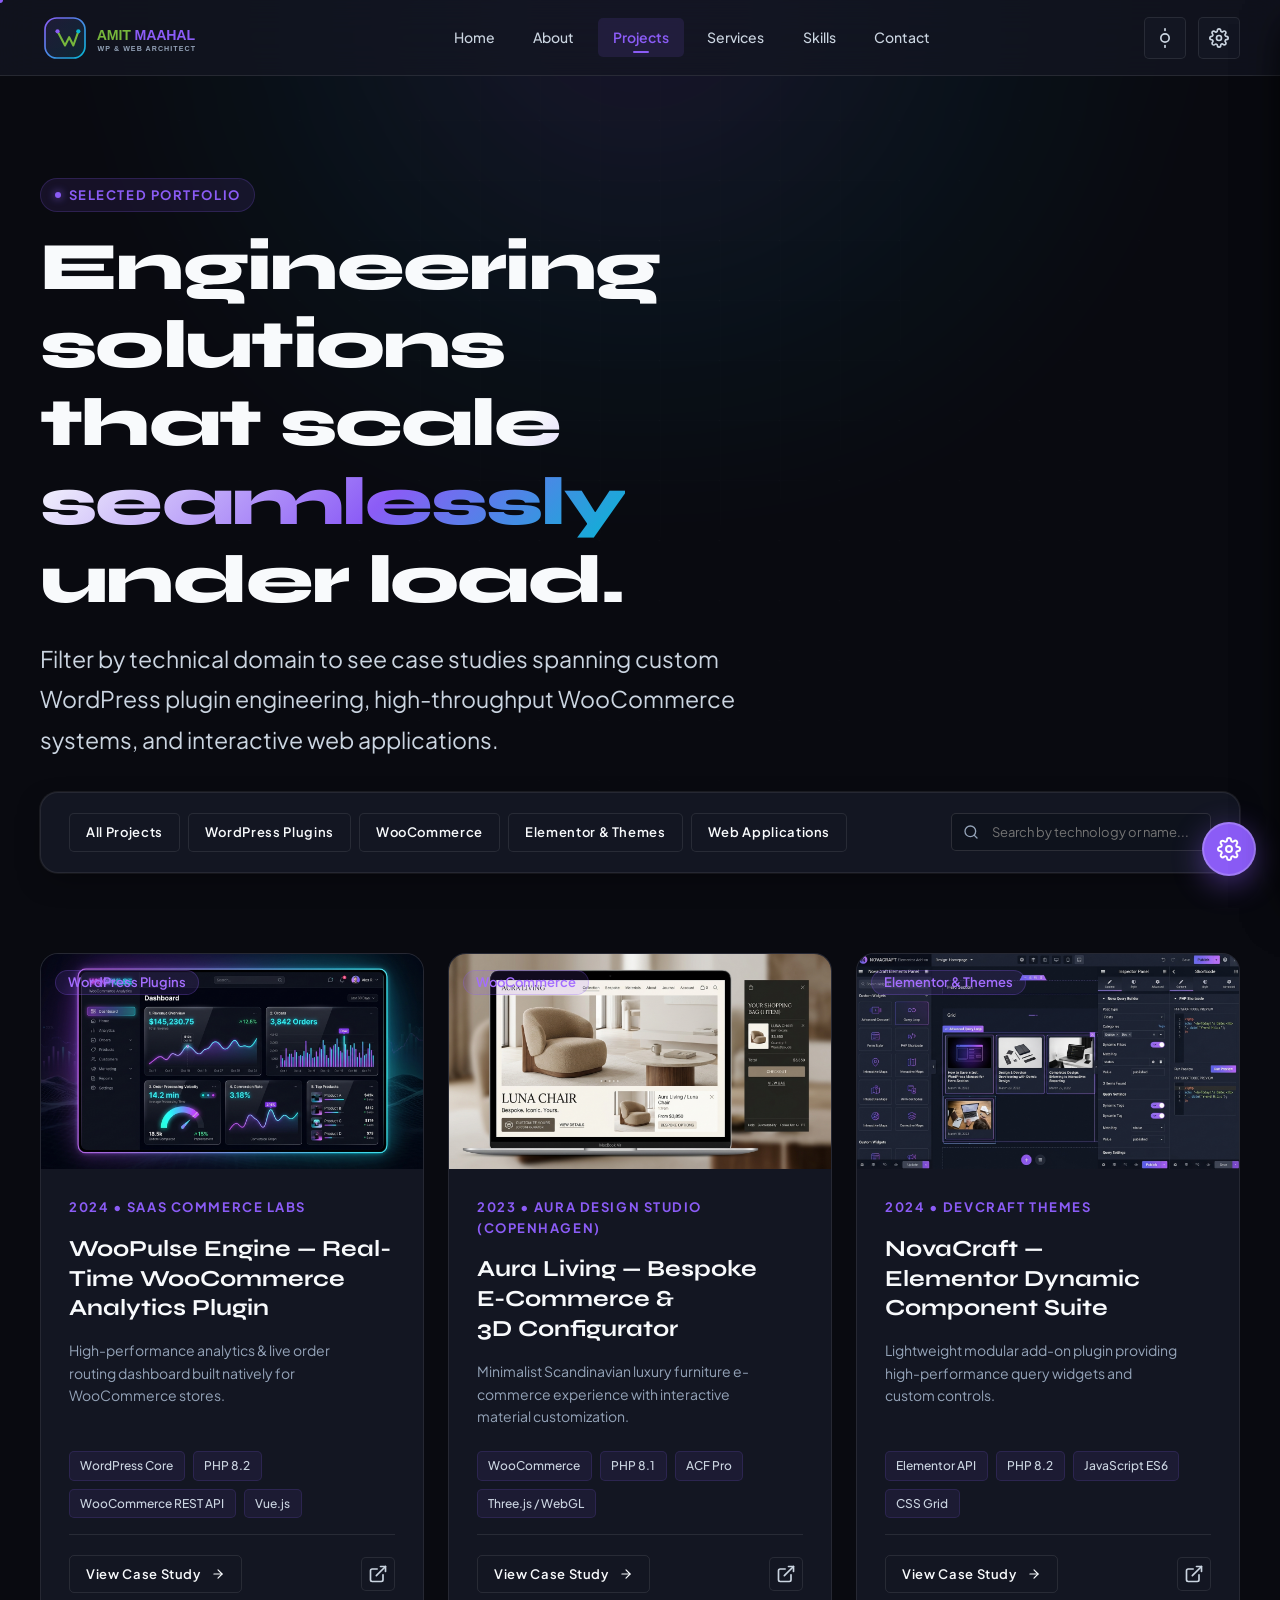
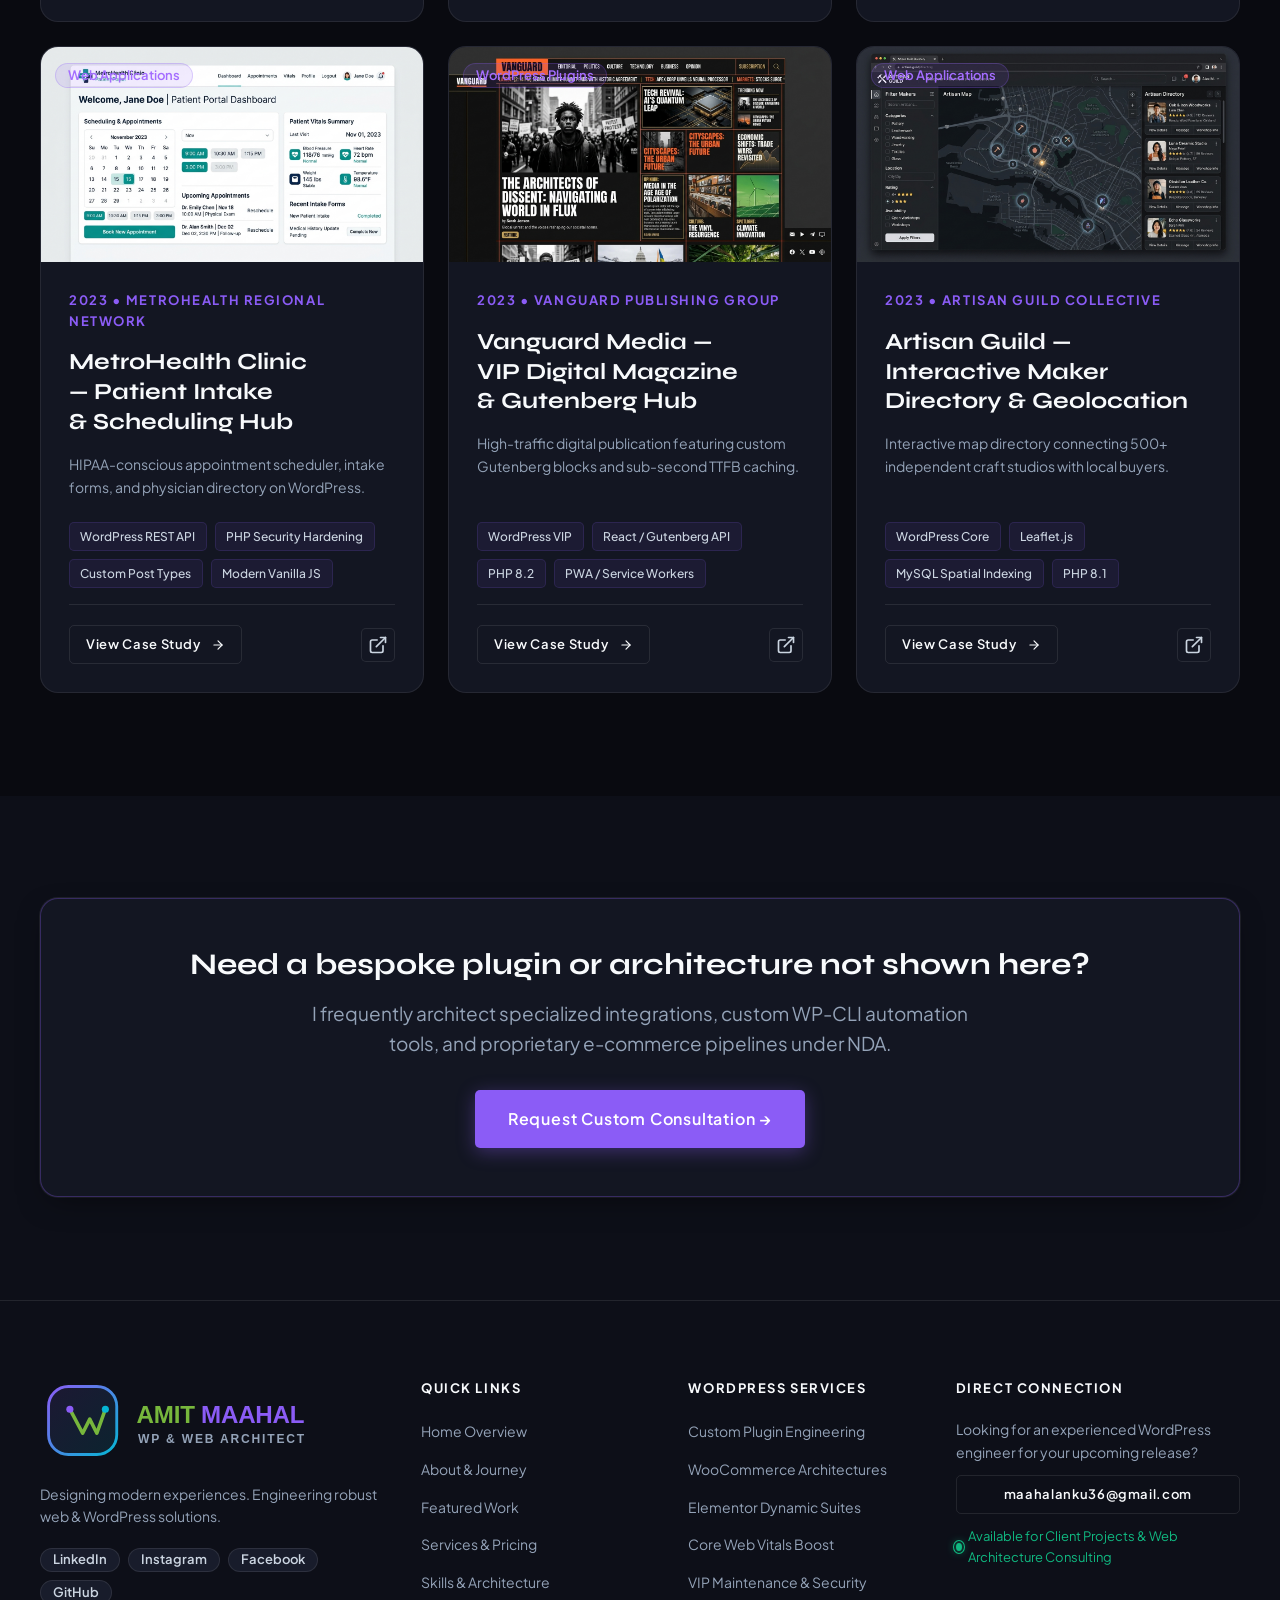
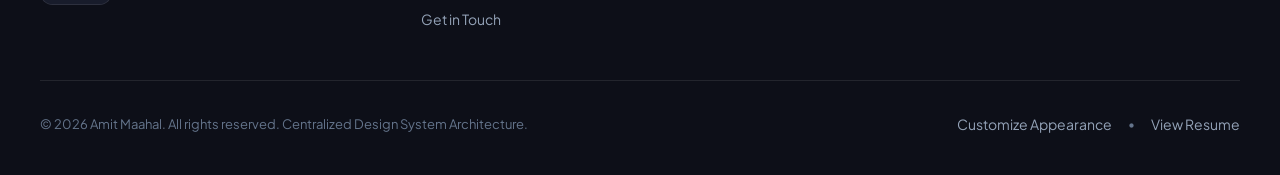
<file: projects.html>
<!DOCTYPE html>
<html lang="en" data-theme="dark">
<head>
  <meta charset="UTF-8">
  <meta name="viewport" content="width=device-width, initial-scale=1.0">
  <title>Projects &amp; Case Studies — Amit Maahal | WordPress &amp; Web Engineering</title>
  <meta name="description" content="Explore custom WordPress plugins, bespoke WooCommerce architectures, Elementor add-on suites, and interactive web apps engineered by Amit Maahal.">
  <meta name="author" content="Amit Maahal">

  <!-- Open Graph -->
  <meta property="og:type" content="website">
  <meta property="og:title" content="Projects &amp; Case Studies — Amit Maahal">
  <meta property="og:description" content="Explore custom WordPress plugins, WooCommerce stores, and dynamic web apps.">
  <meta property="og:image" content="assets/images/projects/woopulse.webp">

  <!-- Google Fonts Preconnect -->
  <link rel="preconnect" href="https://fonts.googleapis.com">
  <link rel="preconnect" href="https://fonts.gstatic.com" crossorigin>
  <link href="https://fonts.googleapis.com/css2?family=JetBrains+Mono:wght@400;500;600&family=Outfit:wght@400;500;600;700;800&family=Plus+Jakarta+Sans:ital,wght@0,300;0,400;0,500;0,600;0,700;0,800;1,400&family=Space+Grotesk:wght@500;600;700&family=Syne:wght@600;700;800&display=swap" rel="stylesheet">

  <!-- Stylesheets -->
  <link rel="stylesheet" href="css/variables.css">
  <link rel="stylesheet" href="css/themes.css">
  <link rel="stylesheet" href="css/reset.css">
  <link rel="stylesheet" href="css/global.css">
  <link rel="stylesheet" href="css/components.css">
  <link rel="stylesheet" href="css/animations.css">
  <link rel="stylesheet" href="css/responsive.css">

  <link rel="icon" type="image/svg+xml" href="assets/images/logo.svg">

  <!-- Fast Theme & Color Initializer (Zero FOUC) -->
  <script src="js/config.js"></script>
  <script src="js/theme-manager.js"></script>
  <script src="js/color-manager.js"></script>
</head>
<body>

  <!-- Background Ambiance -->
  <div class="site-bg-wrapper" aria-hidden="true">
    <div class="bg-ambient-glow"></div>
    <div class="bg-mesh-pattern"></div>
    <div class="bg-noise-overlay"></div>
  </div>

  <!-- Shared Header -->
  <header id="site-header"></header>
  <div id="mobile-nav-container"></div>

  <main id="main-content">
    
    <!-- Hero Header -->
    <section class="section" style="padding-bottom: 2rem;">
      <div class="container">
        <div class="section-tag reveal">
          <span class="section-tag-dot"></span>
          <span>Selected Portfolio</span>
        </div>
        <h1 class="hero-title reveal delay-1" style="max-width: 800px; margin-bottom: 1.25rem;">
          Engineering solutions that <span class="gradient-text">scale seamlessly</span> under load.
        </h1>
        <p class="lead-text reveal delay-2" style="max-width: 720px;">
          Filter by technical domain to see case studies spanning custom WordPress plugin engineering, high-throughput WooCommerce systems, and interactive web applications.
        </p>
      </div>
    </section>

    <!-- Filter & Search Controls Bar -->
    <section class="section-sm" style="padding-top: 0;" aria-label="Project Filters">
      <div class="container">
        <div class="card" style="padding: 1.25rem 1.75rem; display: flex; flex-wrap: wrap; align-items: center; justify-content: space-between; gap: 1.25rem;">
          
          <!-- Category Filter Tabs -->
          <div style="display: flex; flex-wrap: wrap; gap: 0.5rem;" role="tablist" aria-label="Filter Projects">
            <button class="btn btn-sm btn-secondary filter-btn active" data-filter="all">All Projects</button>
            <button class="btn btn-sm btn-secondary filter-btn" data-filter="plugins">WordPress Plugins</button>
            <button class="btn btn-sm btn-secondary filter-btn" data-filter="woocommerce">WooCommerce</button>
            <button class="btn btn-sm btn-secondary filter-btn" data-filter="elementor">Elementor &amp; Themes</button>
            <button class="btn btn-sm btn-secondary filter-btn" data-filter="webapps">Web Applications</button>
          </div>

          <!-- Live Search Bar -->
          <div style="display: flex; align-items: center; gap: 0.5rem; min-width: 260px;">
            <div style="position: relative; width: 100%;">
              <input type="text" id="project-search-input" class="form-control" placeholder="Search by technology or name..." style="padding-left: 2.5rem; height: 38px; font-size: var(--font-size-xs);" />
              <svg xmlns="http://www.w3.org/2000/svg" width="16" height="16" viewBox="0 0 24 24" fill="none" stroke="var(--color-text-muted)" stroke-width="2" stroke-linecap="round" stroke-linejoin="round" style="position: absolute; left: 12px; top: 50%; transform: translateY(-50%); pointer-events: none;">
                <circle cx="11" cy="11" r="8"></circle>
                <line x1="21" y1="21" x2="16.65" y2="16.65"></line>
              </svg>
            </div>
          </div>

        </div>
      </div>
    </section>

    <!-- Projects Grid Container -->
    <section class="section" style="padding-top: 1rem;" aria-label="Project List">
      <div class="container">
        <!-- Pre-rendered Project Cards (Interactive filtering managed by main.js) -->
        <div class="grid grid-3" id="projects-grid">
          
          <!-- Project 1: WooPulse -->
          <article class="project-card reveal is-visible" data-category="plugins">
            <div class="project-thumb-wrap">
              <img src="assets/images/projects/woopulse.webp" alt="WooPulse Engine" class="project-thumb-img" width="600" height="338" />
              <div class="project-badge-overlay"><span class="badge badge-primary">WordPress Plugins</span></div>
            </div>
            <div class="project-body">
              <div class="project-category">2024 &bull; SaaS Commerce Labs</div>
              <h3 class="project-title"><a href="project-details.html?id=woopulse-engine">WooPulse Engine — Real-Time WooCommerce Analytics Plugin</a></h3>
              <p class="project-desc">High-performance analytics &amp; live order routing dashboard built natively for WooCommerce stores.</p>
              <div class="project-tech-stack">
                <span class="tech-chip">WordPress Core</span>
                <span class="tech-chip">PHP 8.2</span>
                <span class="tech-chip">WooCommerce REST API</span>
                <span class="tech-chip">Vue.js</span>
              </div>
              <div class="project-footer">
                <a href="project-details.html?id=woopulse-engine" class="btn btn-outline btn-sm"><span>View Case Study</span><span class="btn-icon-right">&rarr;</span></a>
                <div class="project-links-row">
                  <a href="https://demo.woopulse.dev" target="_blank" rel="noopener noreferrer" class="icon-btn" style="width: 34px; height: 34px;" title="Live Demo" aria-label="Live Demo">
                    <svg xmlns="http://www.w3.org/2000/svg" width="14" height="14" viewBox="0 0 24 24" fill="none" stroke="currentColor" stroke-width="2" stroke-linecap="round" stroke-linejoin="round"><path d="M18 13v6a2 2 0 0 1-2 2H5a2 2 0 0 1-2-2V8a2 2 0 0 1 2-2h6"></path><polyline points="15 3 21 3 21 9"></polyline><line x1="10" y1="14" x2="21" y2="3"></line></svg>
                  </a>
                </div>
              </div>
            </div>
          </article>

          <!-- Project 2: Aura Living -->
          <article class="project-card reveal is-visible" data-category="woocommerce">
            <div class="project-thumb-wrap">
              <img src="assets/images/projects/aura-living.webp" alt="Aura Living Store" class="project-thumb-img" width="600" height="338" />
              <div class="project-badge-overlay"><span class="badge badge-primary">WooCommerce</span></div>
            </div>
            <div class="project-body">
              <div class="project-category">2023 &bull; Aura Design Studio</div>
              <h3 class="project-title"><a href="project-details.html?id=aura-living">Aura Living — Bespoke E-Commerce &amp; 3D Configurator</a></h3>
              <p class="project-desc">Minimalist Scandinavian luxury furniture e-commerce experience with interactive material customization.</p>
              <div class="project-tech-stack">
                <span class="tech-chip">WooCommerce</span>
                <span class="tech-chip">PHP 8.1</span>
                <span class="tech-chip">Three.js / WebGL</span>
                <span class="tech-chip">ACF Pro</span>
              </div>
              <div class="project-footer">
                <a href="project-details.html?id=aura-living" class="btn btn-outline btn-sm"><span>View Case Study</span><span class="btn-icon-right">&rarr;</span></a>
                <div class="project-links-row">
                  <a href="https://demo.auraliving.studio" target="_blank" rel="noopener noreferrer" class="icon-btn" style="width: 34px; height: 34px;" title="Live Demo" aria-label="Live Demo">
                    <svg xmlns="http://www.w3.org/2000/svg" width="14" height="14" viewBox="0 0 24 24" fill="none" stroke="currentColor" stroke-width="2" stroke-linecap="round" stroke-linejoin="round"><path d="M18 13v6a2 2 0 0 1-2 2H5a2 2 0 0 1-2-2V8a2 2 0 0 1 2-2h6"></path><polyline points="15 3 21 3 21 9"></polyline><line x1="10" y1="14" x2="21" y2="3"></line></svg>
                  </a>
                </div>
              </div>
            </div>
          </article>

          <!-- Project 3: NovaCraft Elementor -->
          <article class="project-card reveal is-visible" data-category="elementor">
            <div class="project-thumb-wrap">
              <img src="assets/images/projects/novacraft.webp" alt="NovaCraft Elementor Suite" class="project-thumb-img" width="600" height="338" />
              <div class="project-badge-overlay"><span class="badge badge-primary">Elementor &amp; Themes</span></div>
            </div>
            <div class="project-body">
              <div class="project-category">2024 &bull; DevCraft Themes</div>
              <h3 class="project-title"><a href="project-details.html?id=novacraft-elementor">NovaCraft — Elementor Dynamic Component Suite</a></h3>
              <p class="project-desc">Lightweight modular add-on plugin providing high-performance query widgets and custom controls.</p>
              <div class="project-tech-stack">
                <span class="tech-chip">Elementor API</span>
                <span class="tech-chip">PHP 8.2</span>
                <span class="tech-chip">JavaScript ES6</span>
                <span class="tech-chip">CSS Grid</span>
              </div>
              <div class="project-footer">
                <a href="project-details.html?id=novacraft-elementor" class="btn btn-outline btn-sm"><span>View Case Study</span><span class="btn-icon-right">&rarr;</span></a>
                <div class="project-links-row">
                  <a href="https://novacraft.dev" target="_blank" rel="noopener noreferrer" class="icon-btn" style="width: 34px; height: 34px;" title="Live Demo" aria-label="Live Demo">
                    <svg xmlns="http://www.w3.org/2000/svg" width="14" height="14" viewBox="0 0 24 24" fill="none" stroke="currentColor" stroke-width="2" stroke-linecap="round" stroke-linejoin="round"><path d="M18 13v6a2 2 0 0 1-2 2H5a2 2 0 0 1-2-2V8a2 2 0 0 1 2-2h6"></path><polyline points="15 3 21 3 21 9"></polyline><line x1="10" y1="14" x2="21" y2="3"></line></svg>
                  </a>
                </div>
              </div>
            </div>
          </article>

          <!-- Project 4: MetroHealth Portal -->
          <article class="project-card reveal is-visible" data-category="webapps">
            <div class="project-thumb-wrap">
              <img src="assets/images/projects/metrohealth.webp" alt="MetroHealth Clinic Portal" class="project-thumb-img" width="600" height="338" />
              <div class="project-badge-overlay"><span class="badge badge-primary">Web Applications</span></div>
            </div>
            <div class="project-body">
              <div class="project-category">2023 &bull; MetroHealth Regional Network</div>
              <h3 class="project-title"><a href="project-details.html?id=metrohealth-portal">MetroHealth Clinic — Patient Intake &amp; Scheduling Hub</a></h3>
              <p class="project-desc">HIPAA-conscious appointment scheduler, intake forms, and physician directory on WordPress.</p>
              <div class="project-tech-stack">
                <span class="tech-chip">WordPress REST API</span>
                <span class="tech-chip">PHP Security</span>
                <span class="tech-chip">Custom Post Types</span>
                <span class="tech-chip">Vanilla JS</span>
              </div>
              <div class="project-footer">
                <a href="project-details.html?id=metrohealth-portal" class="btn btn-outline btn-sm"><span>View Case Study</span><span class="btn-icon-right">&rarr;</span></a>
                <div class="project-links-row">
                  <a href="https://demo.metrohealth.org" target="_blank" rel="noopener noreferrer" class="icon-btn" style="width: 34px; height: 34px;" title="Live Demo" aria-label="Live Demo">
                    <svg xmlns="http://www.w3.org/2000/svg" width="14" height="14" viewBox="0 0 24 24" fill="none" stroke="currentColor" stroke-width="2" stroke-linecap="round" stroke-linejoin="round"><path d="M18 13v6a2 2 0 0 1-2 2H5a2 2 0 0 1-2-2V8a2 2 0 0 1 2-2h6"></path><polyline points="15 3 21 3 21 9"></polyline><line x1="10" y1="14" x2="21" y2="3"></line></svg>
                  </a>
                </div>
              </div>
            </div>
          </article>

          <!-- Project 5: Vanguard Media -->
          <article class="project-card reveal is-visible" data-category="plugins">
            <div class="project-thumb-wrap">
              <img src="assets/images/projects/vanguard.webp" alt="Vanguard Media Hub" class="project-thumb-img" width="600" height="338" />
              <div class="project-badge-overlay"><span class="badge badge-primary">WordPress Plugins</span></div>
            </div>
            <div class="project-body">
              <div class="project-category">2023 &bull; Vanguard Publishing Group</div>
              <h3 class="project-title"><a href="project-details.html?id=vanguard-media">Vanguard Media — VIP Digital Magazine &amp; Gutenberg Hub</a></h3>
              <p class="project-desc">High-traffic digital publication featuring custom Gutenberg blocks and sub-second TTFB caching.</p>
              <div class="project-tech-stack">
                <span class="tech-chip">WordPress VIP</span>
                <span class="tech-chip">React / Gutenberg</span>
                <span class="tech-chip">PHP 8.2</span>
                <span class="tech-chip">Edge Caching</span>
              </div>
              <div class="project-footer">
                <a href="project-details.html?id=vanguard-media" class="btn btn-outline btn-sm"><span>View Case Study</span><span class="btn-icon-right">&rarr;</span></a>
                <div class="project-links-row">
                  <a href="https://demo.vanguardmedia.co" target="_blank" rel="noopener noreferrer" class="icon-btn" style="width: 34px; height: 34px;" title="Live Demo" aria-label="Live Demo">
                    <svg xmlns="http://www.w3.org/2000/svg" width="14" height="14" viewBox="0 0 24 24" fill="none" stroke="currentColor" stroke-width="2" stroke-linecap="round" stroke-linejoin="round"><path d="M18 13v6a2 2 0 0 1-2 2H5a2 2 0 0 1-2-2V8a2 2 0 0 1 2-2h6"></path><polyline points="15 3 21 3 21 9"></polyline><line x1="10" y1="14" x2="21" y2="3"></line></svg>
                  </a>
                </div>
              </div>
            </div>
          </article>

          <!-- Project 6: Artisan Guild -->
          <article class="project-card reveal is-visible" data-category="webapps">
            <div class="project-thumb-wrap">
              <img src="assets/images/projects/artisan-guild.webp" alt="Artisan Guild Directory" class="project-thumb-img" width="600" height="338" />
              <div class="project-badge-overlay"><span class="badge badge-primary">Web Applications</span></div>
            </div>
            <div class="project-body">
              <div class="project-category">2023 &bull; Artisan Guild Collective</div>
              <h3 class="project-title"><a href="project-details.html?id=artisan-guild">Artisan Guild — Interactive Maker Directory &amp; Geolocation</a></h3>
              <p class="project-desc">Interactive map directory connecting 500+ independent craft studios with local buyers.</p>
              <div class="project-tech-stack">
                <span class="tech-chip">WordPress Core</span>
                <span class="tech-chip">Leaflet.js</span>
                <span class="tech-chip">MySQL Spatial</span>
                <span class="tech-chip">PHP 8.1</span>
              </div>
              <div class="project-footer">
                <a href="project-details.html?id=artisan-guild" class="btn btn-outline btn-sm"><span>View Case Study</span><span class="btn-icon-right">&rarr;</span></a>
                <div class="project-links-row">
                  <a href="https://demo.artisanguild.org" target="_blank" rel="noopener noreferrer" class="icon-btn" style="width: 34px; height: 34px;" title="Live Demo" aria-label="Live Demo">
                    <svg xmlns="http://www.w3.org/2000/svg" width="14" height="14" viewBox="0 0 24 24" fill="none" stroke="currentColor" stroke-width="2" stroke-linecap="round" stroke-linejoin="round"><path d="M18 13v6a2 2 0 0 1-2 2H5a2 2 0 0 1-2-2V8a2 2 0 0 1 2-2h6"></path><polyline points="15 3 21 3 21 9"></polyline><line x1="10" y1="14" x2="21" y2="3"></line></svg>
                  </a>
                </div>
              </div>
            </div>
          </article>

        </div>
      </div>
    </section>

    <!-- Custom Solution Banner -->
    <section class="section" style="background: var(--color-bg-alt);">
      <div class="container">
        <div class="card reveal" style="padding: 3rem; text-align: center; border-color: rgba(var(--color-primary-rgb), 0.3);">
          <h2 style="font-size: var(--font-size-2xl); margin-bottom: 1rem;">Need a bespoke plugin or architecture not shown here?</h2>
          <p class="section-subtitle" style="margin: 0 auto 2rem;">
            I frequently architect specialized integrations, custom WP-CLI automation tools, and proprietary e-commerce pipelines under NDA.
          </p>
          <a href="contact.html" class="btn btn-primary btn-lg">Request Custom Consultation &rarr;</a>
        </div>
      </div>
    </section>

  </main>

  <!-- Shared Footer -->
  <footer id="site-footer"></footer>
  <div id="customization-container"></div>

  <!-- Scripts -->
  <script src="js/settings-manager.js"></script>
  <script src="js/components.js"></script>
  <script src="js/animations.js"></script>
  <script src="js/main.js"></script>
</body>
</html>
</file>
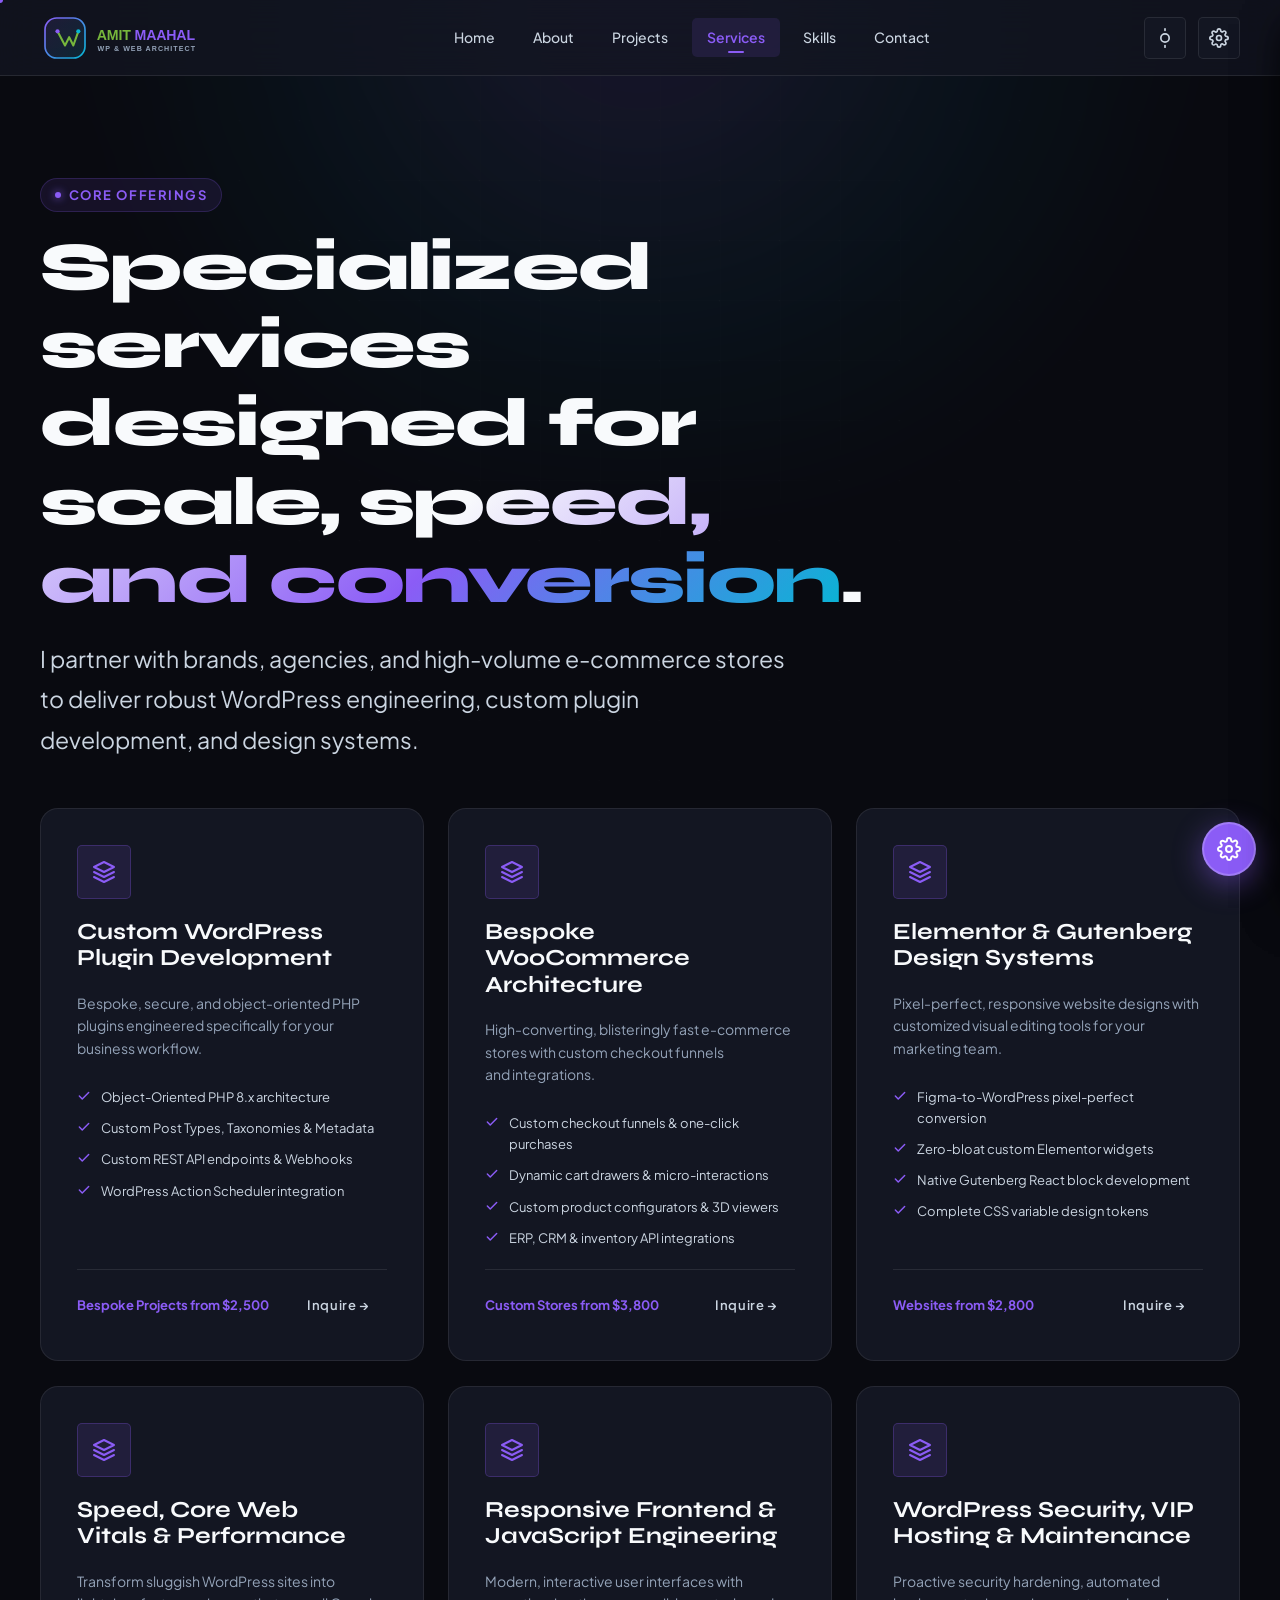
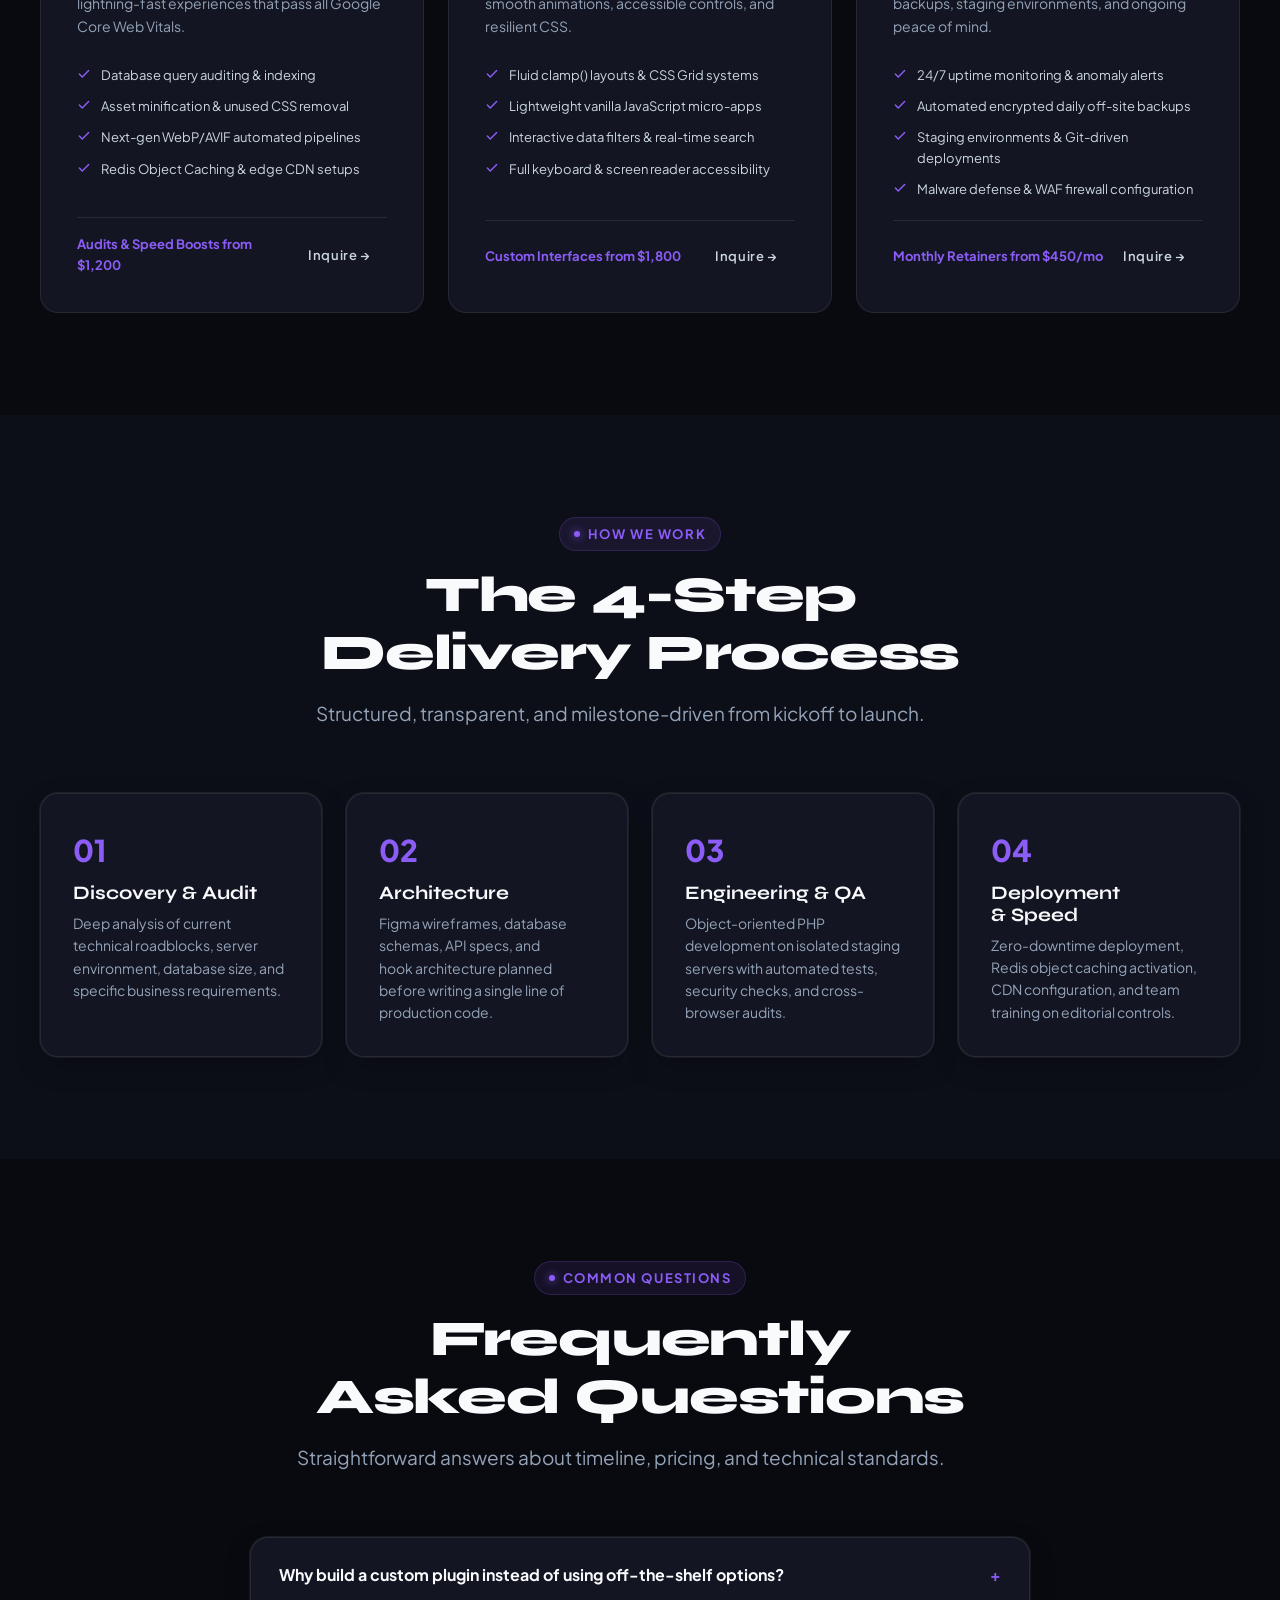
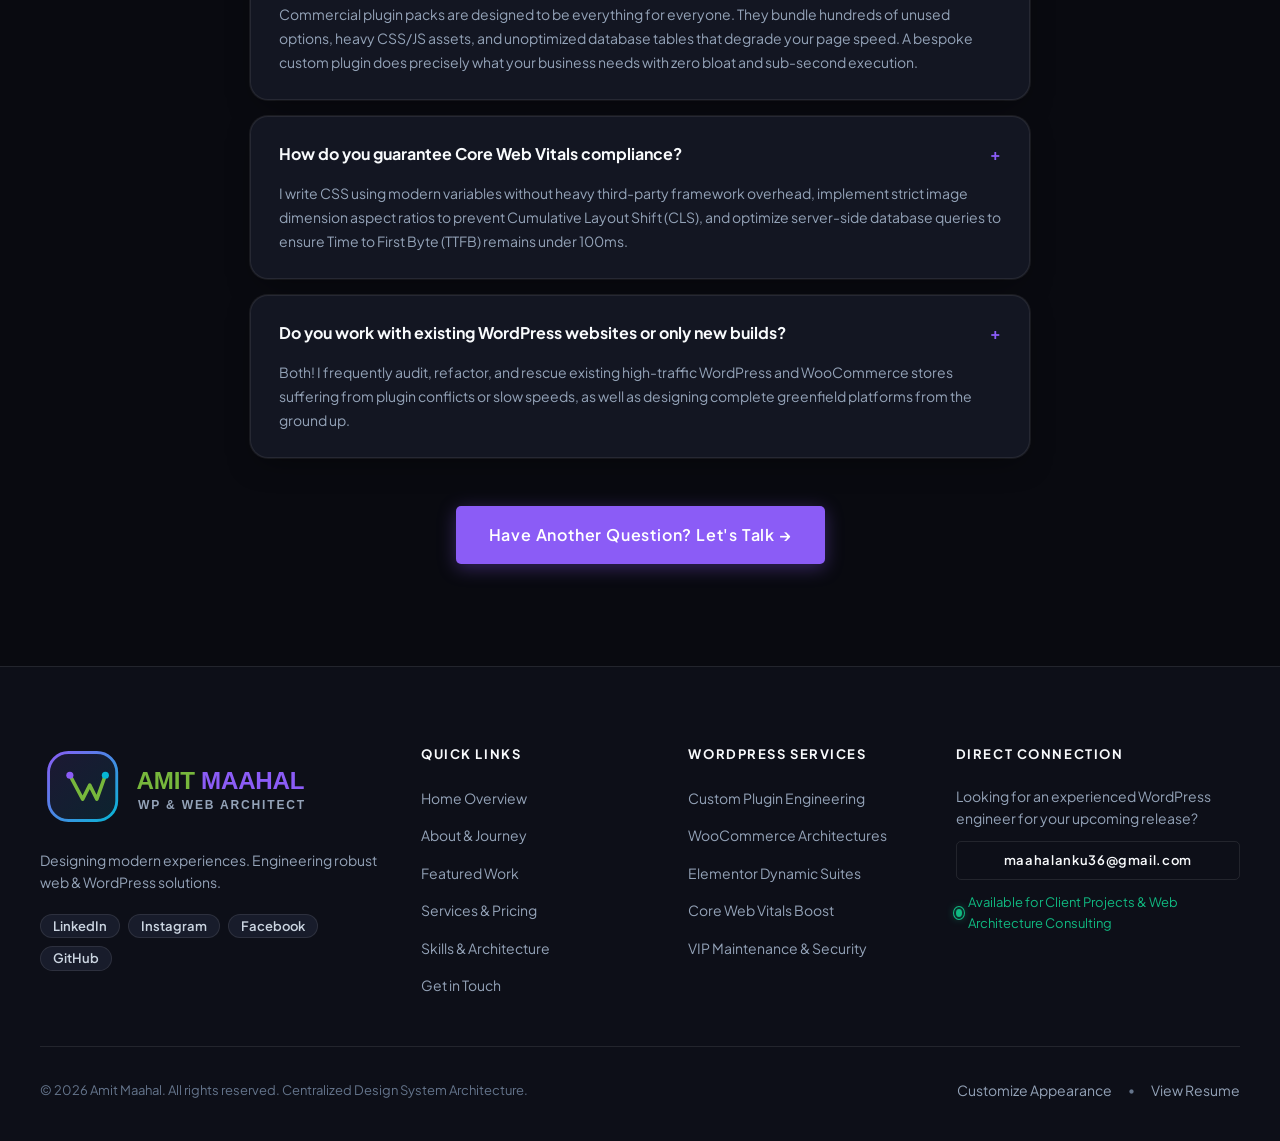
<file: services.html>
<!DOCTYPE html>
<html lang="en" data-theme="dark">

<head>
  <meta charset="UTF-8">
  <meta name="viewport" content="width=device-width, initial-scale=1.0">
  <title>Services &amp; Solutions — Amit Maahal | WordPress &amp; Web Engineering</title>
  <meta name="description"
    content="Explore custom WordPress development, bespoke WooCommerce engineering, Elementor design systems, and speed optimization services by Amit Maahal.">
  <meta name="author" content="Amit Maahal">

  <!-- Open Graph -->
  <meta property="og:type" content="website">
  <meta property="og:title" content="Services &amp; Solutions — Amit Maahal">
  <meta property="og:description"
    content="Full-spectrum WordPress engineering, bespoke plugins, and performance optimization.">
  <meta property="og:image" content="assets/images/profile/profile.jpeg">

  <!-- Google Fonts Preconnect -->
  <link rel="preconnect" href="https://fonts.googleapis.com">
  <link rel="preconnect" href="https://fonts.gstatic.com" crossorigin>
  <link
    href="https://fonts.googleapis.com/css2?family=JetBrains+Mono:wght@400;500;600&family=Outfit:wght@400;500;600;700;800&family=Plus+Jakarta+Sans:ital,wght@0,300;0,400;0,500;0,600;0,700;0,800;1,400&family=Space+Grotesk:wght@500;600;700&family=Syne:wght@600;700;800&display=swap"
    rel="stylesheet">

  <!-- Stylesheets -->
  <link rel="stylesheet" href="css/variables.css">
  <link rel="stylesheet" href="css/themes.css">
  <link rel="stylesheet" href="css/reset.css">
  <link rel="stylesheet" href="css/global.css">
  <link rel="stylesheet" href="css/components.css">
  <link rel="stylesheet" href="css/animations.css">
  <link rel="stylesheet" href="css/responsive.css">

  <link rel="icon" type="image/svg+xml" href="assets/images/logo.svg">

  <!-- Fast Theme & Color Initializer (Zero FOUC) -->
  <script src="js/config.js"></script>
  <script src="js/theme-manager.js"></script>
  <script src="js/color-manager.js"></script>
</head>

<body>

  <!-- Background Ambiance -->
  <div class="site-bg-wrapper" aria-hidden="true">
    <div class="bg-ambient-glow"></div>
    <div class="bg-mesh-pattern"></div>
    <div class="bg-noise-overlay"></div>
  </div>

  <!-- Shared Header -->
  <header id="site-header"></header>
  <div id="mobile-nav-container"></div>

  <main id="main-content">

    <!-- Hero Header -->
    <section class="section" style="padding-bottom: 2rem;">
      <div class="container">
        <div class="section-tag reveal">
          <span class="section-tag-dot"></span>
          <span>Core Offerings</span>
        </div>
        <h1 class="hero-title reveal delay-1" style="max-width: 850px; margin-bottom: 1.25rem;">
          Specialized services designed for <span class="gradient-text">scale, speed, and conversion</span>.
        </h1>
        <p class="lead-text reveal delay-2" style="max-width: 750px;">
          I partner with brands, agencies, and high-volume e-commerce stores to deliver robust WordPress engineering,
          custom plugin development, and design systems.
        </p>
      </div>
    </section>

    <!-- Services Grid (Rendered dynamically from PORTFOLIO_DATA.services) -->
    <section class="section" style="padding-top: 1rem;" aria-label="Services List">
      <div class="container">
        <div class="grid grid-3" id="services-full-grid">

          <!-- Service 1 -->
          <div class="service-card reveal is-visible">
            <div class="service-icon-box">
              <svg xmlns="http://www.w3.org/2000/svg" width="24" height="24" viewBox="0 0 24 24" fill="none"
                stroke="currentColor" stroke-width="2" stroke-linecap="round" stroke-linejoin="round">
                <polygon points="12 2 2 7 12 12 22 7 12 2"></polygon>
                <polyline points="2 17 12 22 22 17"></polyline>
                <polyline points="2 12 12 17 22 12"></polyline>
              </svg>
            </div>
            <h3 class="service-title">Custom WordPress Plugin Development</h3>
            <p class="service-desc">Bespoke, secure, and object-oriented PHP plugins engineered specifically for your
              business workflow.</p>
            <ul class="service-features-list">
              <li class="service-feature-item"><svg xmlns="http://www.w3.org/2000/svg" width="14" height="14"
                  viewBox="0 0 24 24" fill="none" stroke="currentColor" stroke-width="2.5" stroke-linecap="round"
                  stroke-linejoin="round">
                  <polyline points="20 6 9 17 4 12"></polyline>
                </svg><span>Object-Oriented PHP 8.x architecture</span></li>
              <li class="service-feature-item"><svg xmlns="http://www.w3.org/2000/svg" width="14" height="14"
                  viewBox="0 0 24 24" fill="none" stroke="currentColor" stroke-width="2.5" stroke-linecap="round"
                  stroke-linejoin="round">
                  <polyline points="20 6 9 17 4 12"></polyline>
                </svg><span>Custom Post Types, Taxonomies &amp; Metadata</span></li>
              <li class="service-feature-item"><svg xmlns="http://www.w3.org/2000/svg" width="14" height="14"
                  viewBox="0 0 24 24" fill="none" stroke="currentColor" stroke-width="2.5" stroke-linecap="round"
                  stroke-linejoin="round">
                  <polyline points="20 6 9 17 4 12"></polyline>
                </svg><span>Custom REST API endpoints &amp; Webhooks</span></li>
              <li class="service-feature-item"><svg xmlns="http://www.w3.org/2000/svg" width="14" height="14"
                  viewBox="0 0 24 24" fill="none" stroke="currentColor" stroke-width="2.5" stroke-linecap="round"
                  stroke-linejoin="round">
                  <polyline points="20 6 9 17 4 12"></polyline>
                </svg><span>WordPress Action Scheduler integration</span></li>
            </ul>
            <div
              style="margin-top: auto; padding-top: 1rem; border-top: 1px solid var(--color-border); display: flex; align-items: center; justify-content: space-between;">
              <span style="font-size: var(--font-size-xs); color: var(--color-primary); font-weight: 700;">From
                $2,500</span>
              <a href="contact.html?service=Custom%20Plugin" class="btn btn-ghost btn-sm">Inquire &rarr;</a>
            </div>
          </div>

          <!-- Service 2 -->
          <div class="service-card reveal is-visible">
            <div class="service-icon-box">
              <svg xmlns="http://www.w3.org/2000/svg" width="24" height="24" viewBox="0 0 24 24" fill="none"
                stroke="currentColor" stroke-width="2" stroke-linecap="round" stroke-linejoin="round">
                <circle cx="9" cy="21" r="1"></circle>
                <circle cx="20" cy="21" r="1"></circle>
                <path d="M1 1h4l2.68 13.39a2 2 0 0 0 2 1.61h9.72a2 2 0 0 0 2-1.61L23 6H6"></path>
              </svg>
            </div>
            <h3 class="service-title">Bespoke WooCommerce Architecture</h3>
            <p class="service-desc">High-converting, blisteringly fast e-commerce stores with custom checkout funnels
              and integrations.</p>
            <ul class="service-features-list">
              <li class="service-feature-item"><svg xmlns="http://www.w3.org/2000/svg" width="14" height="14"
                  viewBox="0 0 24 24" fill="none" stroke="currentColor" stroke-width="2.5" stroke-linecap="round"
                  stroke-linejoin="round">
                  <polyline points="20 6 9 17 4 12"></polyline>
                </svg><span>Custom checkout funnels &amp; 1-click buy</span></li>
              <li class="service-feature-item"><svg xmlns="http://www.w3.org/2000/svg" width="14" height="14"
                  viewBox="0 0 24 24" fill="none" stroke="currentColor" stroke-width="2.5" stroke-linecap="round"
                  stroke-linejoin="round">
                  <polyline points="20 6 9 17 4 12"></polyline>
                </svg><span>Dynamic cart drawers &amp; micro-interactions</span></li>
              <li class="service-feature-item"><svg xmlns="http://www.w3.org/2000/svg" width="14" height="14"
                  viewBox="0 0 24 24" fill="none" stroke="currentColor" stroke-width="2.5" stroke-linecap="round"
                  stroke-linejoin="round">
                  <polyline points="20 6 9 17 4 12"></polyline>
                </svg><span>Custom product configurators &amp; 3D viewers</span></li>
              <li class="service-feature-item"><svg xmlns="http://www.w3.org/2000/svg" width="14" height="14"
                  viewBox="0 0 24 24" fill="none" stroke="currentColor" stroke-width="2.5" stroke-linecap="round"
                  stroke-linejoin="round">
                  <polyline points="20 6 9 17 4 12"></polyline>
                </svg><span>High-Performance Order Storage (HPOS)</span></li>
            </ul>
            <div
              style="margin-top: auto; padding-top: 1rem; border-top: 1px solid var(--color-border); display: flex; align-items: center; justify-content: space-between;">
              <span style="font-size: var(--font-size-xs); color: var(--color-primary); font-weight: 700;">From
                $3,800</span>
              <a href="contact.html?service=WooCommerce" class="btn btn-ghost btn-sm">Inquire &rarr;</a>
            </div>
          </div>

          <!-- Service 3 -->
          <div class="service-card reveal is-visible">
            <div class="service-icon-box">
              <svg xmlns="http://www.w3.org/2000/svg" width="24" height="24" viewBox="0 0 24 24" fill="none"
                stroke="currentColor" stroke-width="2" stroke-linecap="round" stroke-linejoin="round">
                <polygon points="12 2 2 7 12 12 22 7 12 2"></polygon>
                <polyline points="2 17 12 22 22 17"></polyline>
                <polyline points="2 12 12 17 22 12"></polyline>
              </svg>
            </div>
            <h3 class="service-title">Elementor &amp; Gutenberg Design Systems</h3>
            <p class="service-desc">Pixel-perfect, responsive website designs with customized visual editing tools for
              your marketing team.</p>
            <ul class="service-features-list">
              <li class="service-feature-item"><svg xmlns="http://www.w3.org/2000/svg" width="14" height="14"
                  viewBox="0 0 24 24" fill="none" stroke="currentColor" stroke-width="2.5" stroke-linecap="round"
                  stroke-linejoin="round">
                  <polyline points="20 6 9 17 4 12"></polyline>
                </svg><span>Figma-to-WordPress pixel-perfect code</span></li>
              <li class="service-feature-item"><svg xmlns="http://www.w3.org/2000/svg" width="14" height="14"
                  viewBox="0 0 24 24" fill="none" stroke="currentColor" stroke-width="2.5" stroke-linecap="round"
                  stroke-linejoin="round">
                  <polyline points="20 6 9 17 4 12"></polyline>
                </svg><span>Zero-bloat custom Elementor widgets</span></li>
              <li class="service-feature-item"><svg xmlns="http://www.w3.org/2000/svg" width="14" height="14"
                  viewBox="0 0 24 24" fill="none" stroke="currentColor" stroke-width="2.5" stroke-linecap="round"
                  stroke-linejoin="round">
                  <polyline points="20 6 9 17 4 12"></polyline>
                </svg><span>Native Gutenberg React block modules</span></li>
              <li class="service-feature-item"><svg xmlns="http://www.w3.org/2000/svg" width="14" height="14"
                  viewBox="0 0 24 24" fill="none" stroke="currentColor" stroke-width="2.5" stroke-linecap="round"
                  stroke-linejoin="round">
                  <polyline points="20 6 9 17 4 12"></polyline>
                </svg><span>Complete CSS variable design tokens</span></li>
            </ul>
            <div
              style="margin-top: auto; padding-top: 1rem; border-top: 1px solid var(--color-border); display: flex; align-items: center; justify-content: space-between;">
              <span style="font-size: var(--font-size-xs); color: var(--color-primary); font-weight: 700;">From
                $2,800</span>
              <a href="contact.html?service=Design%20Systems" class="btn btn-ghost btn-sm">Inquire &rarr;</a>
            </div>
          </div>

          <!-- Service 4 -->
          <div class="service-card reveal is-visible">
            <div class="service-icon-box">
              <svg xmlns="http://www.w3.org/2000/svg" width="24" height="24" viewBox="0 0 24 24" fill="none"
                stroke="currentColor" stroke-width="2" stroke-linecap="round" stroke-linejoin="round">
                <polygon points="13 2 3 14 12 14 11 22 21 10 12 10 13 2"></polygon>
              </svg>
            </div>
            <h3 class="service-title">Speed, Core Web Vitals &amp; Performance</h3>
            <p class="service-desc">Transform sluggish WordPress sites into lightning-fast experiences that pass all
              Google Core Web Vitals.</p>
            <ul class="service-features-list">
              <li class="service-feature-item"><svg xmlns="http://www.w3.org/2000/svg" width="14" height="14"
                  viewBox="0 0 24 24" fill="none" stroke="currentColor" stroke-width="2.5" stroke-linecap="round"
                  stroke-linejoin="round">
                  <polyline points="20 6 9 17 4 12"></polyline>
                </svg><span>Database query auditing &amp; indexing</span></li>
              <li class="service-feature-item"><svg xmlns="http://www.w3.org/2000/svg" width="14" height="14"
                  viewBox="0 0 24 24" fill="none" stroke="currentColor" stroke-width="2.5" stroke-linecap="round"
                  stroke-linejoin="round">
                  <polyline points="20 6 9 17 4 12"></polyline>
                </svg><span>Asset minification &amp; unused CSS removal</span></li>
              <li class="service-feature-item"><svg xmlns="http://www.w3.org/2000/svg" width="14" height="14"
                  viewBox="0 0 24 24" fill="none" stroke="currentColor" stroke-width="2.5" stroke-linecap="round"
                  stroke-linejoin="round">
                  <polyline points="20 6 9 17 4 12"></polyline>
                </svg><span>Redis Object Caching &amp; CDN setup</span></li>
              <li class="service-feature-item"><svg xmlns="http://www.w3.org/2000/svg" width="14" height="14"
                  viewBox="0 0 24 24" fill="none" stroke="currentColor" stroke-width="2.5" stroke-linecap="round"
                  stroke-linejoin="round">
                  <polyline points="20 6 9 17 4 12"></polyline>
                </svg><span>100% Core Web Vitals compliance guarantee</span></li>
            </ul>
            <div
              style="margin-top: auto; padding-top: 1rem; border-top: 1px solid var(--color-border); display: flex; align-items: center; justify-content: space-between;">
              <span style="font-size: var(--font-size-xs); color: var(--color-primary); font-weight: 700;">From
                $1,200</span>
              <a href="contact.html?service=Speed%20Audit" class="btn btn-ghost btn-sm">Inquire &rarr;</a>
            </div>
          </div>

          <!-- Service 5 -->
          <div class="service-card reveal is-visible">
            <div class="service-icon-box">
              <svg xmlns="http://www.w3.org/2000/svg" width="24" height="24" viewBox="0 0 24 24" fill="none"
                stroke="currentColor" stroke-width="2" stroke-linecap="round" stroke-linejoin="round">
                <polyline points="16 18 22 12 16 6"></polyline>
                <polyline points="8 6 2 12 8 18"></polyline>
              </svg>
            </div>
            <h3 class="service-title">Responsive Frontend &amp; JavaScript Engineering</h3>
            <p class="service-desc">Modern, interactive user interfaces with smooth animations, accessible controls, and
              resilient CSS.</p>
            <ul class="service-features-list">
              <li class="service-feature-item"><svg xmlns="http://www.w3.org/2000/svg" width="14" height="14"
                  viewBox="0 0 24 24" fill="none" stroke="currentColor" stroke-width="2.5" stroke-linecap="round"
                  stroke-linejoin="round">
                  <polyline points="20 6 9 17 4 12"></polyline>
                </svg><span>Fluid clamp() layouts &amp; CSS Grid</span></li>
              <li class="service-feature-item"><svg xmlns="http://www.w3.org/2000/svg" width="14" height="14"
                  viewBox="0 0 24 24" fill="none" stroke="currentColor" stroke-width="2.5" stroke-linecap="round"
                  stroke-linejoin="round">
                  <polyline points="20 6 9 17 4 12"></polyline>
                </svg><span>Lightweight vanilla JS micro-apps</span></li>
              <li class="service-feature-item"><svg xmlns="http://www.w3.org/2000/svg" width="14" height="14"
                  viewBox="0 0 24 24" fill="none" stroke="currentColor" stroke-width="2.5" stroke-linecap="round"
                  stroke-linejoin="round">
                  <polyline points="20 6 9 17 4 12"></polyline>
                </svg><span>Interactive data filters &amp; live search</span></li>
              <li class="service-feature-item"><svg xmlns="http://www.w3.org/2000/svg" width="14" height="14"
                  viewBox="0 0 24 24" fill="none" stroke="currentColor" stroke-width="2.5" stroke-linecap="round"
                  stroke-linejoin="round">
                  <polyline points="20 6 9 17 4 12"></polyline>
                </svg><span>Full WCAG 2.1 AA accessibility</span></li>
            </ul>
            <div
              style="margin-top: auto; padding-top: 1rem; border-top: 1px solid var(--color-border); display: flex; align-items: center; justify-content: space-between;">
              <span style="font-size: var(--font-size-xs); color: var(--color-primary); font-weight: 700;">From
                $1,800</span>
              <a href="contact.html?service=Frontend" class="btn btn-ghost btn-sm">Inquire &rarr;</a>
            </div>
          </div>

          <!-- Service 6 -->
          <div class="service-card reveal is-visible">
            <div class="service-icon-box">
              <svg xmlns="http://www.w3.org/2000/svg" width="24" height="24" viewBox="0 0 24 24" fill="none"
                stroke="currentColor" stroke-width="2" stroke-linecap="round" stroke-linejoin="round">
                <path d="M12 22s8-4 8-10V5l-8-3-8 3v7c0 6 8 10 8 10z"></path>
              </svg>
            </div>
            <h3 class="service-title">WordPress Security, VIP Hosting &amp; Maintenance</h3>
            <p class="service-desc">Proactive security hardening, automated backups, staging environments, and ongoing
              peace of mind.</p>
            <ul class="service-features-list">
              <li class="service-feature-item"><svg xmlns="http://www.w3.org/2000/svg" width="14" height="14"
                  viewBox="0 0 24 24" fill="none" stroke="currentColor" stroke-width="2.5" stroke-linecap="round"
                  stroke-linejoin="round">
                  <polyline points="20 6 9 17 4 12"></polyline>
                </svg><span>24/7 uptime monitoring &amp; anomaly alerts</span></li>
              <li class="service-feature-item"><svg xmlns="http://www.w3.org/2000/svg" width="14" height="14"
                  viewBox="0 0 24 24" fill="none" stroke="currentColor" stroke-width="2.5" stroke-linecap="round"
                  stroke-linejoin="round">
                  <polyline points="20 6 9 17 4 12"></polyline>
                </svg><span>Automated encrypted off-site backups</span></li>
              <li class="service-feature-item"><svg xmlns="http://www.w3.org/2000/svg" width="14" height="14"
                  viewBox="0 0 24 24" fill="none" stroke="currentColor" stroke-width="2.5" stroke-linecap="round"
                  stroke-linejoin="round">
                  <polyline points="20 6 9 17 4 12"></polyline>
                </svg><span>Staging pipelines &amp; Git deployments</span></li>
              <li class="service-feature-item"><svg xmlns="http://www.w3.org/2000/svg" width="14" height="14"
                  viewBox="0 0 24 24" fill="none" stroke="currentColor" stroke-width="2.5" stroke-linecap="round"
                  stroke-linejoin="round">
                  <polyline points="20 6 9 17 4 12"></polyline>
                </svg><span>Malware defense &amp; WAF firewall</span></li>
            </ul>
            <div
              style="margin-top: auto; padding-top: 1rem; border-top: 1px solid var(--color-border); display: flex; align-items: center; justify-content: space-between;">
              <span style="font-size: var(--font-size-xs); color: var(--color-primary); font-weight: 700;">From
                $450/mo</span>
              <a href="contact.html?service=Retainer" class="btn btn-ghost btn-sm">Inquire &rarr;</a>
            </div>
          </div>

        </div>
      </div>
    </section>

    <!-- 4-Step Engineering Workflow -->
    <section class="section" style="background: var(--color-bg-alt);" aria-label="Workflow Process">
      <div class="container">
        <div class="section-header text-center">
          <div class="section-tag">
            <span class="section-tag-dot"></span>
            <span>How We Work</span>
          </div>
          <h2 class="section-title">The 4-Step Delivery Process</h2>
          <p class="section-subtitle">Structured, transparent, and milestone-driven from kickoff to launch.</p>
        </div>

        <div class="grid grid-4">
          <div class="card reveal" style="padding: 2rem;">
            <div
              style="font-size: var(--font-size-2xl); font-weight: 800; color: var(--color-primary); margin-bottom: 0.5rem;">
              01</div>
            <h3 style="font-size: var(--font-size-lg); margin-bottom: 0.5rem;">Discovery &amp; Audit</h3>
            <p style="font-size: var(--font-size-sm); color: var(--color-text-muted); line-height: 1.6;">
              Deep analysis of current technical roadblocks, server environment, database size, and specific business
              requirements.
            </p>
          </div>

          <div class="card reveal delay-1" style="padding: 2rem;">
            <div
              style="font-size: var(--font-size-2xl); font-weight: 800; color: var(--color-primary); margin-bottom: 0.5rem;">
              02</div>
            <h3 style="font-size: var(--font-size-lg); margin-bottom: 0.5rem;">Architecture</h3>
            <p style="font-size: var(--font-size-sm); color: var(--color-text-muted); line-height: 1.6;">
              Figma wireframes, database schemas, API specs, and hook architecture planned before writing a single line
              of production code.
            </p>
          </div>

          <div class="card reveal delay-2" style="padding: 2rem;">
            <div
              style="font-size: var(--font-size-2xl); font-weight: 800; color: var(--color-primary); margin-bottom: 0.5rem;">
              03</div>
            <h3 style="font-size: var(--font-size-lg); margin-bottom: 0.5rem;">Engineering &amp; QA</h3>
            <p style="font-size: var(--font-size-sm); color: var(--color-text-muted); line-height: 1.6;">
              Object-oriented PHP development on isolated staging servers with automated tests, security checks, and
              cross-browser audits.
            </p>
          </div>

          <div class="card reveal delay-3" style="padding: 2rem;">
            <div
              style="font-size: var(--font-size-2xl); font-weight: 800; color: var(--color-primary); margin-bottom: 0.5rem;">
              04</div>
            <h3 style="font-size: var(--font-size-lg); margin-bottom: 0.5rem;">Deployment &amp; Speed</h3>
            <p style="font-size: var(--font-size-sm); color: var(--color-text-muted); line-height: 1.6;">
              Zero-downtime deployment, Redis object caching activation, CDN configuration, and team training on
              editorial controls.
            </p>
          </div>
        </div>
      </div>
    </section>

    <!-- Interactive FAQ Section -->
    <section class="section" aria-label="Frequently Asked Questions">
      <div class="container container-narrow">
        <div class="section-header text-center">
          <div class="section-tag">
            <span class="section-tag-dot"></span>
            <span>Common Questions</span>
          </div>
          <h2 class="section-title">Frequently Asked Questions</h2>
          <p class="section-subtitle">Straightforward answers about timeline, pricing, and technical standards.</p>
        </div>

        <div style="display: flex; flex-direction: column; gap: 1rem;">

          <div class="card faq-item" style="padding: 1.5rem 1.75rem;">
            <div class="faq-question"
              style="font-weight: 700; font-size: var(--font-size-md); cursor: pointer; display: flex; justify-content: space-between; align-items: center;">
              <span>Why build a custom plugin instead of using off-the-shelf options?</span>
              <span class="faq-icon" style="color: var(--color-primary);">&plus;</span>
            </div>
            <div class="faq-answer"
              style="margin-top: 1rem; font-size: var(--font-size-sm); color: var(--color-text-muted); line-height: 1.7;">
              Commercial plugin packs are designed to be everything for everyone. They bundle hundreds of unused
              options, heavy CSS/JS assets, and unoptimized database tables that degrade your page speed. A bespoke
              custom plugin does precisely what your business needs with zero bloat and sub-second execution.
            </div>
          </div>

          <div class="card faq-item" style="padding: 1.5rem 1.75rem;">
            <div class="faq-question"
              style="font-weight: 700; font-size: var(--font-size-md); cursor: pointer; display: flex; justify-content: space-between; align-items: center;">
              <span>How do you guarantee Core Web Vitals compliance?</span>
              <span class="faq-icon" style="color: var(--color-primary);">&plus;</span>
            </div>
            <div class="faq-answer"
              style="margin-top: 1rem; font-size: var(--font-size-sm); color: var(--color-text-muted); line-height: 1.7;">
              I write CSS using modern variables without heavy third-party framework overhead, implement strict image
              dimension aspect ratios to prevent Cumulative Layout Shift (CLS), and optimize server-side database
              queries to ensure Time to First Byte (TTFB) remains under 100ms.
            </div>
          </div>

          <div class="card faq-item" style="padding: 1.5rem 1.75rem;">
            <div class="faq-question"
              style="font-weight: 700; font-size: var(--font-size-md); cursor: pointer; display: flex; justify-content: space-between; align-items: center;">
              <span>Do you work with existing WordPress websites or only new builds?</span>
              <span class="faq-icon" style="color: var(--color-primary);">&plus;</span>
            </div>
            <div class="faq-answer"
              style="margin-top: 1rem; font-size: var(--font-size-sm); color: var(--color-text-muted); line-height: 1.7;">
              Both! I frequently audit, refactor, and rescue existing high-traffic WordPress and WooCommerce stores
              suffering from plugin conflicts or slow speeds, as well as designing complete greenfield platforms from
              the ground up.
            </div>
          </div>

        </div>

        <div style="text-align: center; margin-top: 3rem;">
          <a href="contact.html" class="btn btn-primary btn-lg">Have Another Question? Let's Talk &rarr;</a>
        </div>
      </div>
    </section>

  </main>

  <!-- Shared Footer -->
  <footer id="site-footer"></footer>
  <div id="customization-container"></div>

  <!-- Scripts -->
  <script src="js/settings-manager.js"></script>
  <script src="js/components.js"></script>
  <script src="js/animations.js"></script>
  <script src="js/main.js"></script>
</body>

</html>
</file>
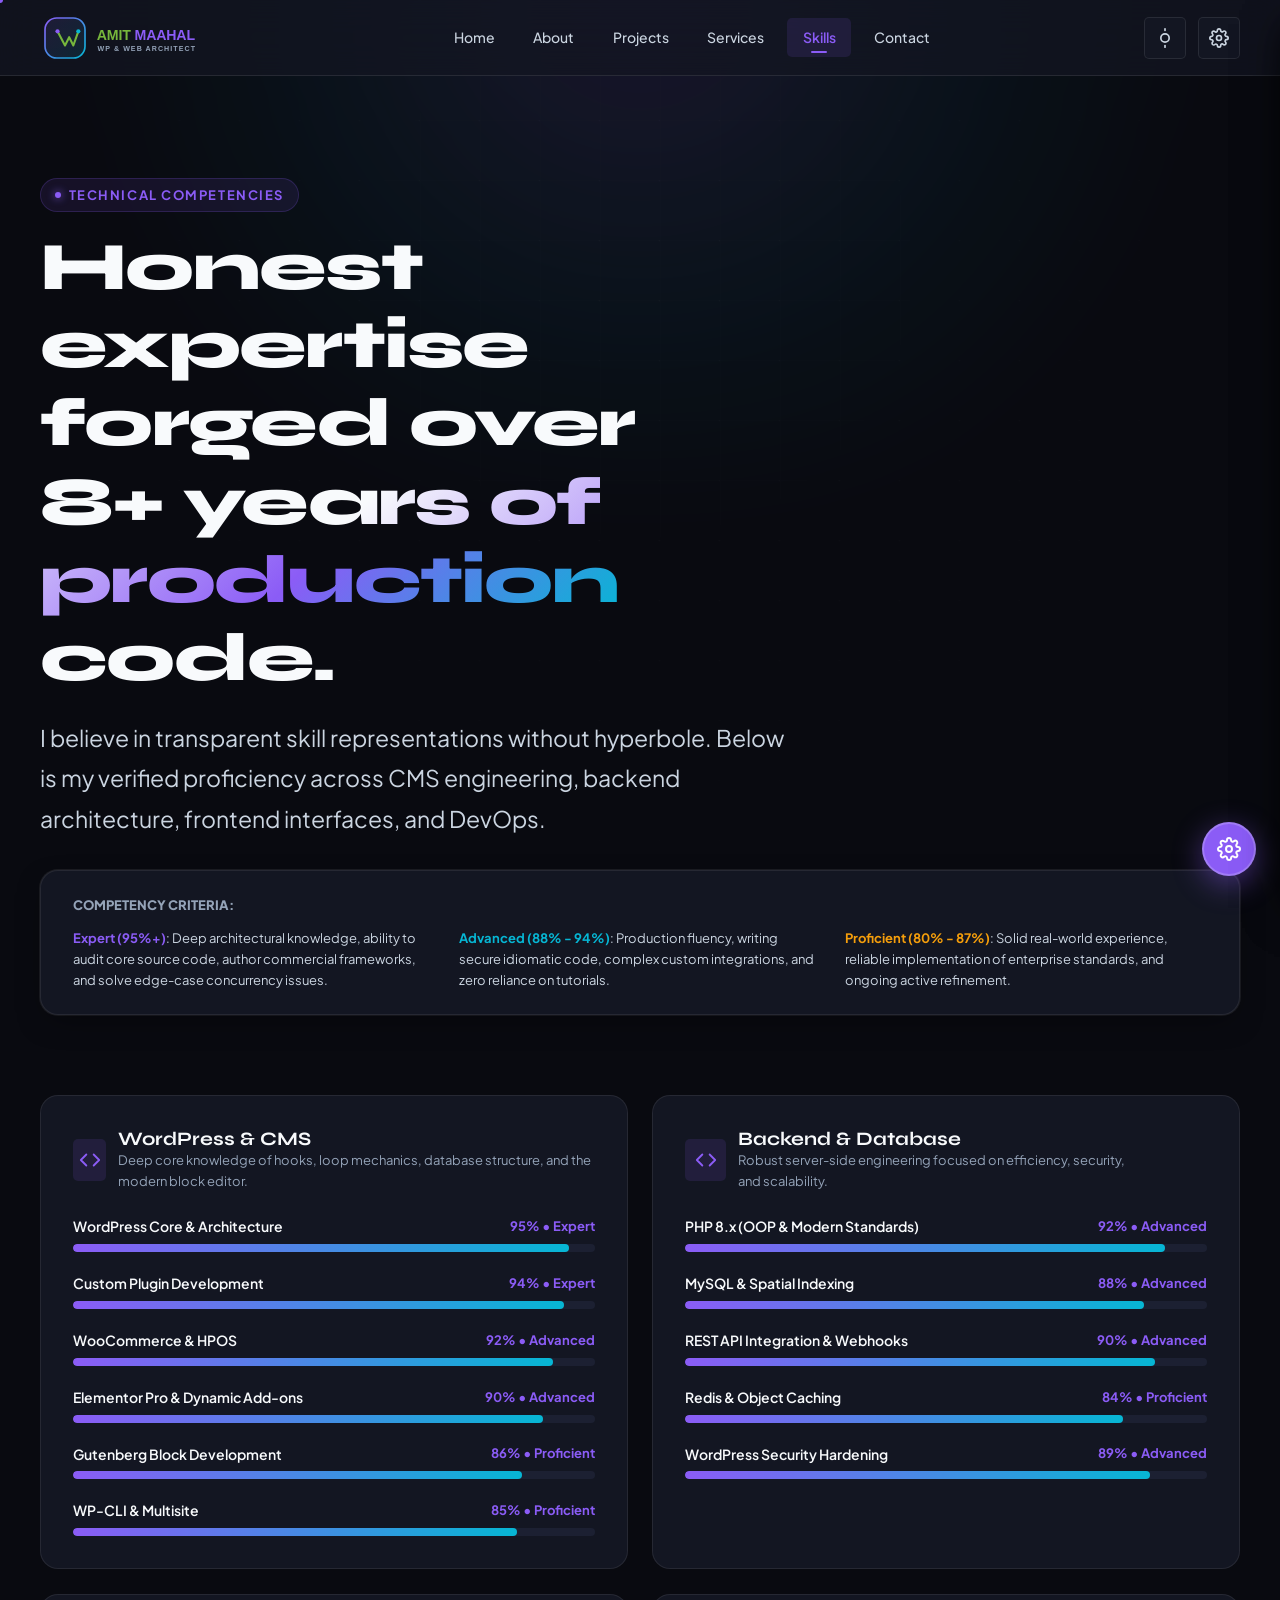
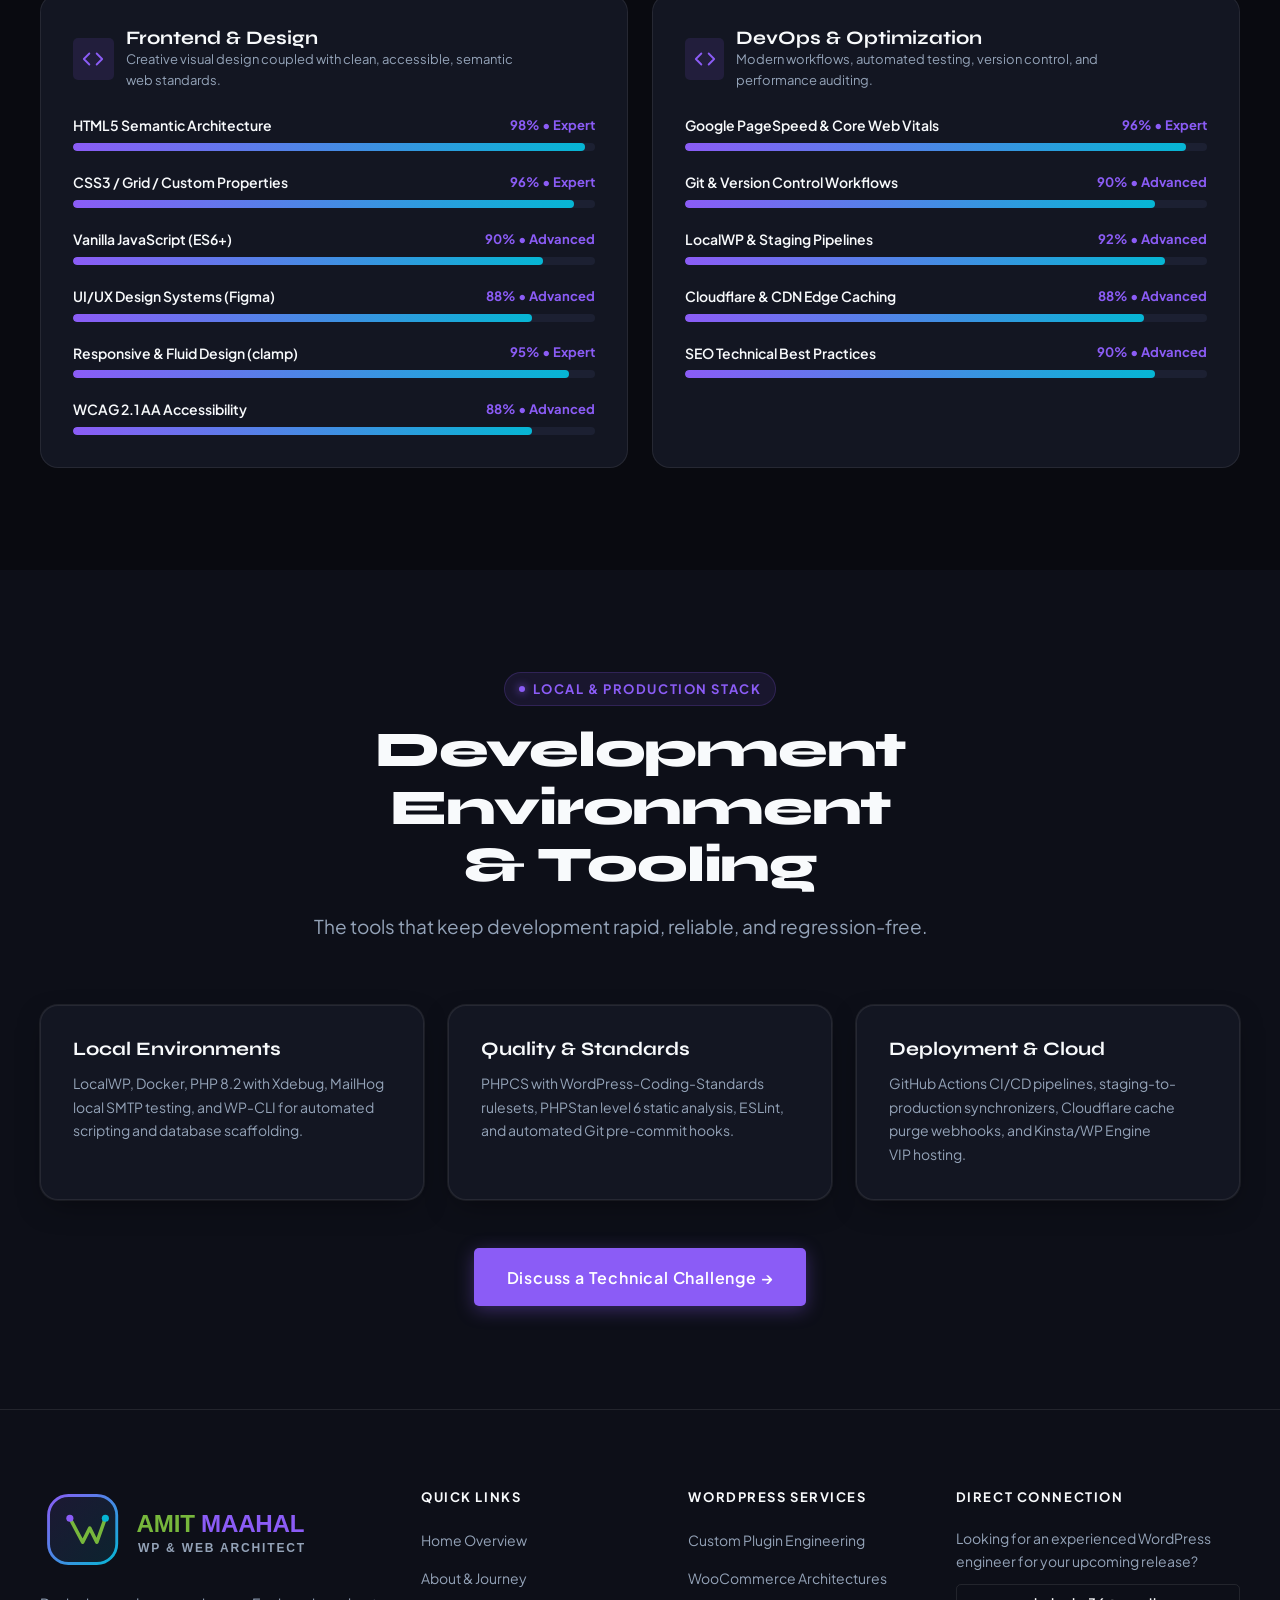
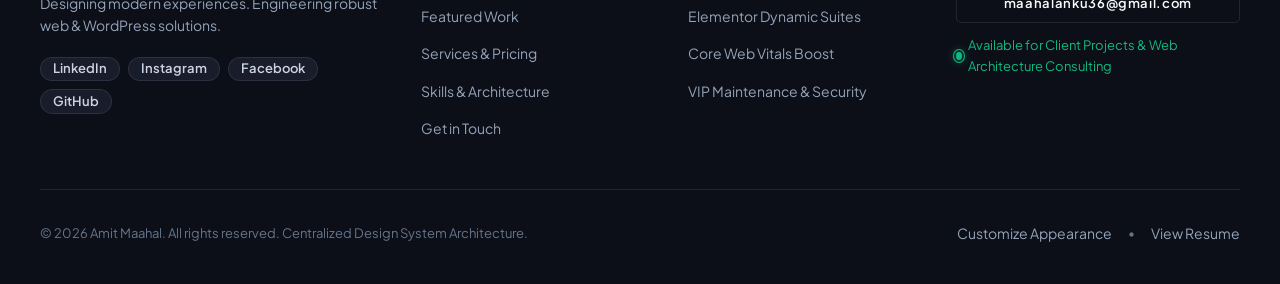
<file: skills.html>
<!DOCTYPE html>
<html lang="en" data-theme="dark">

<head>
  <meta charset="UTF-8">
  <meta name="viewport" content="width=device-width, initial-scale=1.0">
  <title>Skills &amp; Technical Competencies — Amit Maahal | WordPress &amp; Full-Stack PHP</title>
  <meta name="description"
    content="Detailed technical skills matrix for Amit Maahal, covering WordPress Core, PHP 8+, WooCommerce, Elementor, REST APIs, and modern frontend design systems.">
  <meta name="author" content="Amit Maahal">

  <!-- Open Graph -->
  <meta property="og:type" content="website">
  <meta property="og:title" content="Skills &amp; Technical Competencies — Amit Maahal">
  <meta property="og:description"
    content="Explore my honest technical competencies in WordPress, PHP, JavaScript, and design architecture.">
  <meta property="og:image" content="assets/images/profile/profile.jpeg">

  <!-- Google Fonts Preconnect -->
  <link rel="preconnect" href="https://fonts.googleapis.com">
  <link rel="preconnect" href="https://fonts.gstatic.com" crossorigin>
  <link
    href="https://fonts.googleapis.com/css2?family=JetBrains+Mono:wght@400;500;600&family=Outfit:wght@400;500;600;700;800&family=Plus+Jakarta+Sans:ital,wght@0,300;0,400;0,500;0,600;0,700;0,800;1,400&family=Space+Grotesk:wght@500;600;700&family=Syne:wght@600;700;800&display=swap"
    rel="stylesheet">

  <!-- Stylesheets -->
  <link rel="stylesheet" href="css/variables.css">
  <link rel="stylesheet" href="css/themes.css">
  <link rel="stylesheet" href="css/reset.css">
  <link rel="stylesheet" href="css/global.css">
  <link rel="stylesheet" href="css/components.css">
  <link rel="stylesheet" href="css/animations.css">
  <link rel="stylesheet" href="css/responsive.css">

  <link rel="icon" type="image/svg+xml" href="assets/images/logo.svg">

  <!-- Fast Theme & Color Initializer (Zero FOUC) -->
  <script src="js/config.js"></script>
  <script src="js/theme-manager.js"></script>
  <script src="js/color-manager.js"></script>
</head>

<body>

  <!-- Background Ambiance -->
  <div class="site-bg-wrapper" aria-hidden="true">
    <div class="bg-ambient-glow"></div>
    <div class="bg-mesh-pattern"></div>
    <div class="bg-noise-overlay"></div>
  </div>

  <!-- Shared Header -->
  <header id="site-header"></header>
  <div id="mobile-nav-container"></div>

  <main id="main-content">

    <!-- Hero Section -->
    <section class="section" style="padding-bottom: 2rem;">
      <div class="container">
        <div class="section-tag reveal">
          <span class="section-tag-dot"></span>
          <span>Technical Competencies</span>
        </div>
        <h1 class="hero-title reveal delay-1" style="max-width: 850px; margin-bottom: 1.25rem;">
          Honest expertise forged over <span class="gradient-text">8+ years of production</span> code.
        </h1>
        <p class="lead-text reveal delay-2" style="max-width: 750px;">
          I believe in transparent skill representations without hyperbole. Below is my verified proficiency across CMS
          engineering, backend architecture, frontend interfaces, and DevOps.
        </p>
      </div>
    </section>

    <!-- Proficiency Standard Legend -->
    <section class="section-sm" style="padding-top: 0;" aria-label="Competency Criteria">
      <div class="container">
        <div class="card" style="padding: 1.5rem 2rem; background: var(--color-surface);">
          <div
            style="font-size: var(--font-size-xs); font-weight: 800; text-transform: uppercase; color: var(--color-text-muted); margin-bottom: 0.75rem;">
            Competency Criteria:</div>
          <div class="grid grid-3"
            style="gap: 1.5rem; font-size: var(--font-size-xs); color: var(--color-text-secondary);">
            <div>
              <strong style="color: var(--color-primary);">Expert (95%+)</strong>: Deep architectural knowledge, ability
              to audit core source code, author commercial frameworks, and solve edge-case concurrency issues.
            </div>
            <div>
              <strong style="color: var(--color-secondary);">Advanced (88% - 94%)</strong>: Production fluency, writing
              secure idiomatic code, complex custom integrations, and zero reliance on tutorials.
            </div>
            <div>
              <strong style="color: #F59E0B;">Proficient (80% - 87%)</strong>: Solid real-world experience, reliable
              implementation of enterprise standards, and ongoing active refinement.
            </div>
          </div>
        </div>
      </div>
    </section>

    <!-- Full Skills Matrix Grid (Rendered dynamically from PORTFOLIO_DATA.skills) -->
    <section class="section" style="padding-top: 1rem;" aria-label="Skills Matrix">
      <div class="container">
        <div class="grid grid-2" id="skills-full-grid">

          <!-- Category 1: WordPress & CMS -->
          <div class="skill-category-card reveal is-visible">
            <div class="skill-category-header">
              <div class="skill-category-icon">
                <svg xmlns="http://www.w3.org/2000/svg" width="22" height="22" viewBox="0 0 24 24" fill="none"
                  stroke="currentColor" stroke-width="2" stroke-linecap="round" stroke-linejoin="round">
                  <path d="M12 2L2 7l10 5 10-5-10-5zM2 17l10 5 10-5M2 12l10 5 10-5"></path>
                </svg>
              </div>
              <div>
                <h3 class="skill-category-title">WordPress &amp; CMS</h3>
                <p style="font-size: var(--font-size-xs); color: var(--color-text-muted);">Deep core knowledge of hooks,
                  loop mechanics, database structure, and modern block editor.</p>
              </div>
            </div>
            <div class="skill-list">
              <div class="skill-item">
                <div class="skill-item-header"><span class="skill-name">WordPress Core &amp; Architecture</span><span
                    class="skill-level-text">95% &bull; Expert</span></div>
                <div class="skill-bar-wrap">
                  <div class="skill-bar-fill" style="width: 95%;"></div>
                </div>
              </div>
              <div class="skill-item">
                <div class="skill-item-header"><span class="skill-name">Custom Plugin Development</span><span
                    class="skill-level-text">94% &bull; Expert</span></div>
                <div class="skill-bar-wrap">
                  <div class="skill-bar-fill" style="width: 94%;"></div>
                </div>
              </div>
              <div class="skill-item">
                <div class="skill-item-header"><span class="skill-name">WooCommerce &amp; HPOS</span><span
                    class="skill-level-text">92% &bull; Advanced</span></div>
                <div class="skill-bar-wrap">
                  <div class="skill-bar-fill" style="width: 92%;"></div>
                </div>
              </div>
              <div class="skill-item">
                <div class="skill-item-header"><span class="skill-name">Elementor Pro &amp; Dynamic Add-ons</span><span
                    class="skill-level-text">90% &bull; Advanced</span></div>
                <div class="skill-bar-wrap">
                  <div class="skill-bar-fill" style="width: 90%;"></div>
                </div>
              </div>
              <div class="skill-item">
                <div class="skill-item-header"><span class="skill-name">Gutenberg Block Development</span><span
                    class="skill-level-text">86% &bull; Proficient</span></div>
                <div class="skill-bar-wrap">
                  <div class="skill-bar-fill" style="width: 86%;"></div>
                </div>
              </div>
            </div>
          </div>

          <!-- Category 2: Backend & Database -->
          <div class="skill-category-card reveal is-visible">
            <div class="skill-category-header">
              <div class="skill-category-icon">
                <svg xmlns="http://www.w3.org/2000/svg" width="22" height="22" viewBox="0 0 24 24" fill="none"
                  stroke="currentColor" stroke-width="2" stroke-linecap="round" stroke-linejoin="round">
                  <ellipse cx="12" cy="5" rx="9" ry="3"></ellipse>
                  <path d="M21 12c0 1.66-4 3-9 3s-9-1.34-9-3"></path>
                  <path d="M3 5v14c0 1.66 4 3 9 3s9-1.34 9-3V5"></path>
                </svg>
              </div>
              <div>
                <h3 class="skill-category-title">Backend &amp; Database</h3>
                <p style="font-size: var(--font-size-xs); color: var(--color-text-muted);">Robust server-side
                  engineering focused on efficiency, security, and scalability.</p>
              </div>
            </div>
            <div class="skill-list">
              <div class="skill-item">
                <div class="skill-item-header"><span class="skill-name">PHP 8.x (OOP &amp; Modern Standards)</span><span
                    class="skill-level-text">92% &bull; Advanced</span></div>
                <div class="skill-bar-wrap">
                  <div class="skill-bar-fill" style="width: 92%;"></div>
                </div>
              </div>
              <div class="skill-item">
                <div class="skill-item-header"><span class="skill-name">MySQL &amp; Spatial Indexing</span><span
                    class="skill-level-text">88% &bull; Advanced</span></div>
                <div class="skill-bar-wrap">
                  <div class="skill-bar-fill" style="width: 88%;"></div>
                </div>
              </div>
              <div class="skill-item">
                <div class="skill-item-header"><span class="skill-name">REST API Integration &amp; Webhooks</span><span
                    class="skill-level-text">90% &bull; Advanced</span></div>
                <div class="skill-bar-wrap">
                  <div class="skill-bar-fill" style="width: 90%;"></div>
                </div>
              </div>
              <div class="skill-item">
                <div class="skill-item-header"><span class="skill-name">Redis &amp; Object Caching</span><span
                    class="skill-level-text">84% &bull; Proficient</span></div>
                <div class="skill-bar-wrap">
                  <div class="skill-bar-fill" style="width: 84%;"></div>
                </div>
              </div>
              <div class="skill-item">
                <div class="skill-item-header"><span class="skill-name">WordPress Security Hardening</span><span
                    class="skill-level-text">89% &bull; Advanced</span></div>
                <div class="skill-bar-wrap">
                  <div class="skill-bar-fill" style="width: 89%;"></div>
                </div>
              </div>
            </div>
          </div>

          <!-- Category 3: Frontend & Design -->
          <div class="skill-category-card reveal is-visible">
            <div class="skill-category-header">
              <div class="skill-category-icon">
                <svg xmlns="http://www.w3.org/2000/svg" width="22" height="22" viewBox="0 0 24 24" fill="none"
                  stroke="currentColor" stroke-width="2" stroke-linecap="round" stroke-linejoin="round">
                  <circle cx="13.5" cy="6.5" r=".5"></circle>
                  <circle cx="17.5" cy="10.5" r=".5"></circle>
                  <circle cx="8.5" cy="7.5" r=".5"></circle>
                  <circle cx="6.5" cy="12.5" r=".5"></circle>
                  <path
                    d="M12 2C6.5 2 2 6.5 2 12s4.5 10 10 10c.926 0 1.648-.746 1.648-1.688 0-.437-.18-.835-.437-1.125-.29-.289-.438-.652-.438-1.125a1.64 1.64 0 0 1 1.668-1.668h1.996c3.051 0 5.563-2.512 5.563-5.563C22 6.5 17.5 2 12 2z">
                  </path>
                </svg>
              </div>
              <div>
                <h3 class="skill-category-title">Frontend &amp; Design</h3>
                <p style="font-size: var(--font-size-xs); color: var(--color-text-muted);">Creative visual design
                  coupled with clean, accessible, semantic web standards.</p>
              </div>
            </div>
            <div class="skill-list">
              <div class="skill-item">
                <div class="skill-item-header"><span class="skill-name">HTML5 Semantic Architecture</span><span
                    class="skill-level-text">98% &bull; Expert</span></div>
                <div class="skill-bar-wrap">
                  <div class="skill-bar-fill" style="width: 98%;"></div>
                </div>
              </div>
              <div class="skill-item">
                <div class="skill-item-header"><span class="skill-name">CSS3 / Grid / Custom Properties</span><span
                    class="skill-level-text">96% &bull; Expert</span></div>
                <div class="skill-bar-wrap">
                  <div class="skill-bar-fill" style="width: 96%;"></div>
                </div>
              </div>
              <div class="skill-item">
                <div class="skill-item-header"><span class="skill-name">Vanilla JavaScript (ES6+)</span><span
                    class="skill-level-text">90% &bull; Advanced</span></div>
                <div class="skill-bar-wrap">
                  <div class="skill-bar-fill" style="width: 90%;"></div>
                </div>
              </div>
              <div class="skill-item">
                <div class="skill-item-header"><span class="skill-name">UI/UX Design Systems (Figma)</span><span
                    class="skill-level-text">88% &bull; Advanced</span></div>
                <div class="skill-bar-wrap">
                  <div class="skill-bar-fill" style="width: 88%;"></div>
                </div>
              </div>
              <div class="skill-item">
                <div class="skill-item-header"><span class="skill-name">WCAG 2.1 AA Accessibility</span><span
                    class="skill-level-text">88% &bull; Advanced</span></div>
                <div class="skill-bar-wrap">
                  <div class="skill-bar-fill" style="width: 88%;"></div>
                </div>
              </div>
            </div>
          </div>

          <!-- Category 4: DevOps & Optimization -->
          <div class="skill-category-card reveal is-visible">
            <div class="skill-category-header">
              <div class="skill-category-icon">
                <svg xmlns="http://www.w3.org/2000/svg" width="22" height="22" viewBox="0 0 24 24" fill="none"
                  stroke="currentColor" stroke-width="2" stroke-linecap="round" stroke-linejoin="round">
                  <rect x="2" y="2" width="20" height="8" rx="2" ry="2"></rect>
                  <rect x="2" y="14" width="20" height="8" rx="2" ry="2"></rect>
                  <line x1="6" y1="6" x2="6.01" y2="6"></line>
                  <line x1="6" y1="18" x2="6.01" y2="18"></line>
                </svg>
              </div>
              <div>
                <h3 class="skill-category-title">DevOps &amp; Optimization</h3>
                <p style="font-size: var(--font-size-xs); color: var(--color-text-muted);">Modern workflows, automated
                  testing, version control, and performance auditing.</p>
              </div>
            </div>
            <div class="skill-list">
              <div class="skill-item">
                <div class="skill-item-header"><span class="skill-name">Google PageSpeed &amp; Core Web
                    Vitals</span><span class="skill-level-text">96% &bull; Expert</span></div>
                <div class="skill-bar-wrap">
                  <div class="skill-bar-fill" style="width: 96%;"></div>
                </div>
              </div>
              <div class="skill-item">
                <div class="skill-item-header"><span class="skill-name">Git &amp; Version Control Workflows</span><span
                    class="skill-level-text">90% &bull; Advanced</span></div>
                <div class="skill-bar-wrap">
                  <div class="skill-bar-fill" style="width: 90%;"></div>
                </div>
              </div>
              <div class="skill-item">
                <div class="skill-item-header"><span class="skill-name">LocalWP &amp; Staging Pipelines</span><span
                    class="skill-level-text">92% &bull; Advanced</span></div>
                <div class="skill-bar-wrap">
                  <div class="skill-bar-fill" style="width: 92%;"></div>
                </div>
              </div>
              <div class="skill-item">
                <div class="skill-item-header"><span class="skill-name">Cloudflare &amp; CDN Edge Caching</span><span
                    class="skill-level-text">88% &bull; Advanced</span></div>
                <div class="skill-bar-wrap">
                  <div class="skill-bar-fill" style="width: 88%;"></div>
                </div>
              </div>
              <div class="skill-item">
                <div class="skill-item-header"><span class="skill-name">SEO Technical Best Practices</span><span
                    class="skill-level-text">90% &bull; Advanced</span></div>
                <div class="skill-bar-wrap">
                  <div class="skill-bar-fill" style="width: 90%;"></div>
                </div>
              </div>
            </div>
          </div>

        </div>
      </div>
    </section>

    <!-- Development Workflow & Tooling Section -->
    <section class="section" style="background: var(--color-bg-alt);" aria-label="Tooling &amp; Environment">
      <div class="container">
        <div class="section-header text-center">
          <div class="section-tag">
            <span class="section-tag-dot"></span>
            <span>Local &amp; Production Stack</span>
          </div>
          <h2 class="section-title">Development Environment &amp; Tooling</h2>
          <p class="section-subtitle">The tools that keep development rapid, reliable, and regression-free.</p>
        </div>

        <div class="grid grid-3">
          <div class="card reveal" style="padding: 2rem;">
            <h3 style="font-size: var(--font-size-lg); margin-bottom: 0.75rem;">Local Environments</h3>
            <p style="font-size: var(--font-size-sm); color: var(--color-text-muted); line-height: 1.7;">
              LocalWP, Docker, PHP 8.2 with Xdebug, MailHog local SMTP testing, and WP-CLI for automated scripting and
              database scaffolding.
            </p>
          </div>

          <div class="card reveal delay-1" style="padding: 2rem;">
            <h3 style="font-size: var(--font-size-lg); margin-bottom: 0.75rem;">Quality &amp; Standards</h3>
            <p style="font-size: var(--font-size-sm); color: var(--color-text-muted); line-height: 1.7;">
              PHPCS with WordPress-Coding-Standards rulesets, PHPStan level 6 static analysis, ESLint, and automated Git
              pre-commit hooks.
            </p>
          </div>

          <div class="card reveal delay-2" style="padding: 2rem;">
            <h3 style="font-size: var(--font-size-lg); margin-bottom: 0.75rem;">Deployment &amp; Cloud</h3>
            <p style="font-size: var(--font-size-sm); color: var(--color-text-muted); line-height: 1.7;">
              GitHub Actions CI/CD pipelines, staging-to-production synchronizers, Cloudflare cache purge webhooks, and
              Kinsta/WP Engine VIP hosting.
            </p>
          </div>
        </div>

        <div style="text-align: center; margin-top: 3rem;">
          <a href="contact.html" class="btn btn-primary btn-lg">Discuss a Technical Challenge &rarr;</a>
        </div>
      </div>
    </section>

  </main>

  <!-- Shared Footer -->
  <footer id="site-footer"></footer>
  <div id="customization-container"></div>

  <!-- Scripts -->
  <script src="js/settings-manager.js"></script>
  <script src="js/components.js"></script>
  <script src="js/animations.js"></script>
  <script src="js/main.js"></script>
</body>

</html>
</file>
<file: css/variables.css>
/* ==========================================================================
   VARIABLES.CSS - Central Design Token Architecture
   Single Source of Truth for Design System Tokens
   ========================================================================== */

:root {
  /* --------------------------------------------------------------------------
     Primary Brand Colors (Default: Electric Violet)
     Overridden dynamically by Color Manager
     ----------------------------------------------------------------------- */
  --color-primary: #8B5CF6;
  --color-primary-rgb: 139, 92, 246;
  --color-primary-hover: #7C3AED;
  --color-primary-light: #A78BFA;
  --color-primary-dark: #6D28D9;
  --color-primary-glow: rgba(139, 92, 246, 0.35);
  --color-primary-text-contrast: #FFFFFF;

  /* Secondary & Accents */
  --color-secondary: #06B6D4;
  --color-secondary-rgb: 6, 182, 212;
  --color-secondary-hover: #0891B2;
  --color-secondary-glow: rgba(6, 182, 212, 0.3);

  --color-accent: #F59E0B;
  --color-accent-rgb: 245, 158, 11;

  --color-success: #10B981;
  --color-warning: #F59E0B;
  --color-error: #EF4444;
  --color-info: #3B82F6;

  /* --------------------------------------------------------------------------
     Typography Tokens
     Loaded via Google Fonts: Syne (Headings) + Plus Jakarta Sans (Body)
     Customizable via Settings Manager
     ----------------------------------------------------------------------- */
  --font-heading: 'Syne', -apple-system, BlinkMacSystemFont, 'Segoe UI', Roboto, sans-serif;
  --font-body: 'Plus Jakarta Sans', -apple-system, BlinkMacSystemFont, 'Segoe UI', Roboto, sans-serif;
  --font-code: 'JetBrains Mono', 'Fira Code', Menlo, Monaco, Consolas, monospace;

  /* Font Scale (Fluid with clamp) */
  --font-size-base: 16px;
  --font-size-xs: clamp(0.75rem, 0.7rem + 0.25vw, 0.8125rem);
  --font-size-sm: clamp(0.8125rem, 0.775rem + 0.2vw, 0.875rem);
  --font-size-md: clamp(0.9375rem, 0.9rem + 0.25vw, 1rem);
  --font-size-lg: clamp(1.0625rem, 1rem + 0.4vw, 1.1875rem);
  --font-size-xl: clamp(1.25rem, 1.15rem + 0.6vw, 1.4375rem);
  --font-size-2xl: clamp(1.5rem, 1.35rem + 0.9vw, 1.875rem);
  --font-size-3xl: clamp(1.875rem, 1.65rem + 1.3vw, 2.375rem);
  --font-size-4xl: clamp(2.25rem, 1.95rem + 1.8vw, 3.125rem);
  --font-size-5xl: clamp(2.875rem, 2.35rem + 2.8vw, 4.25rem);

  /* Font Weights */
  --font-weight-regular: 400;
  --font-weight-medium: 500;
  --font-weight-semibold: 600;
  --font-weight-bold: 700;
  --font-weight-extrabold: 800;

  /* Line Heights */
  --line-height-tight: 1.15;
  --line-height-snug: 1.3;
  --line-height-normal: 1.6;
  --line-height-relaxed: 1.75;

  /* Letter Spacing */
  --letter-spacing-tight: -0.025em;
  --letter-spacing-normal: 0em;
  --letter-spacing-wide: 0.05em;
  --letter-spacing-wider: 0.12em;

  /* --------------------------------------------------------------------------
     Layout & Geometry Tokens
     ----------------------------------------------------------------------- */
  --max-width: 1440px;
  --container-width: 1440px;
  --container-padding: clamp(1.25rem, 4vw, 2.5rem);
  --section-spacing: clamp(4.5rem, 8vw, 7.5rem);
  --section-spacing-sm: clamp(2.5rem, 5vw, 4rem);

  /* Corner Radii */
  --radius-xs: 5px;
  --radius-sm: 5px;
  --radius-md: 5px;
  --radius-lg: 5px;
  --radius-xl: 5px;
  --radius-full: 9999px;
  --card-radius: var(--radius-lg);
  --btn-radius: var(--radius-md);
  --input-radius: var(--radius-sm);

  /* --------------------------------------------------------------------------
     Transitions & Motion
     ----------------------------------------------------------------------- */
  --ease-out-quad: cubic-bezier(0.25, 0.46, 0.45, 0.94);
  --ease-out-cubic: cubic-bezier(0.215, 0.61, 0.355, 1);
  --ease-out-expo: cubic-bezier(0.22, 1, 0.36, 1);
  ;
  --ease-elastic: cubic-bezier(0.68, -0.6, 0.32, 1.6);

  --transition-fast: 180ms var(--ease-out-quad);
  --transition-normal: 300ms var(--ease-out-cubic);
  --transition-slow: 2.9s var(--ease-out-expo);
  --transition-theme: 350ms cubic-bezier(0.4, 0, 0.2, 1);

  /* --------------------------------------------------------------------------
     Elevation & Z-Index Layers
     ----------------------------------------------------------------------- */
  --z-negative: -1;
  --z-base: 1;
  --z-elevated: 10;
  --z-sticky: 100;
  --z-header: 1000;
  --z-modal-backdrop: 1100;
  --z-drawer: 1440;
  --z-toast: 1300;
  --z-cursor: 9999;

  /* Header & Navigation Specs */
  --header-height: 76px;
  --header-height-scrolled: 64px;

  /* Customization Switcher & Controls */
  --control-border-width: 1.5px;
  --focus-ring: 0 0 0 3px rgba(var(--color-primary-rgb), 0.35);
}
</file>
<file: css/themes.css>
/* ==========================================================================
   THEMES.CSS - Comprehensive Dark & Light Mode Color Tokens
   Fully calibrated contrast, surface hierarchies, and ambient glows
   ========================================================================== */

/* --------------------------------------------------------------------------
   DARK THEME (Default)
   Rich obsidian, deep slate surfaces, subtle luminescence
   ----------------------------------------------------------------------- */
:root,
[data-theme="dark"] {
  /* Page Canvas & Surfaces */
  --color-bg: #090A10;
  --color-bg-alt: #0D0F18;
  --color-surface: #131622;
  --color-surface-hover: #181C2B;
  --color-surface-elevated: #1C2032;
  --color-surface-glass: rgba(19, 22, 34, 0.75);

  /* Card Surfaces */
  --color-card: #131622;
  --color-card-hover: #191E30;
  --color-card-border: rgba(255, 255, 255, 0.08);
  --color-card-border-hover: rgba(var(--color-primary-rgb), 0.45);

  /* Text & Foreground */
  --color-text: #F8FAFC;
  --color-text-secondary: #CBD5E1;
  --color-text-muted: #94A3B8;
  --color-text-dim: #64748B;
  --color-text-inverse: #090A10;

  /* Borders & Dividers */
  --color-border: rgba(255, 255, 255, 0.09);
  --color-border-subtle: rgba(255, 255, 255, 0.05);
  --color-border-strong: rgba(255, 255, 255, 0.16);
  --color-divider: rgba(255, 255, 255, 0.07);

  /* Overlays & Backdrops */
  --color-backdrop: rgba(6, 7, 12, 0.78);
  --color-overlay: rgba(0, 0, 0, 0.6);

  /* Form Elements */
  --color-input-bg: rgba(15, 18, 28, 0.85);
  --color-input-border: rgba(255, 255, 255, 0.12);
  --color-input-focus-border: var(--color-primary);

  /* Code Blocks */
  --color-code-bg: #0B0D14;
  --color-code-border: rgba(255, 255, 255, 0.08);
  --color-code-text: #E2E8F0;

  /* Shadows */
  --shadow-sm: 0 2px 8px rgba(0, 0, 0, 0.35);
  --shadow-md: 0 8px 24px -4px rgba(0, 0, 0, 0.45);
  --shadow-lg: 0 16px 40px -8px rgba(0, 0, 0, 0.6);
  --shadow-card: 0 10px 30px -10px rgba(0, 0, 0, 0.5), 0 0 0 1px var(--color-card-border);
  --shadow-card-hover: 0 20px 40px -15px rgba(0, 0, 0, 0.65), 0 0 25px rgba(var(--color-primary-rgb), 0.2), 0 0 0 1px var(--color-card-border-hover);
  --shadow-glow: 0 0 30px rgba(var(--color-primary-rgb), 0.25);

  /* Decorative Ambient Gradients */
  --gradient-hero-glow: radial-gradient(circle at 50% 20%, rgba(var(--color-primary-rgb), 0.16) 0%, rgba(6, 182, 212, 0.06) 45%, transparent 75%);
  --gradient-surface-subtle: linear-gradient(180deg, rgba(255, 255, 255, 0.03) 0%, rgba(255, 255, 255, 0) 100%);
  --noise-opacity: 0.04;
}

/* --------------------------------------------------------------------------
   LIGHT THEME
   Sophisticated alabaster, clean slate elevations, crisp ink typography
   ----------------------------------------------------------------------- */
[data-theme="light"] {
  /* Page Canvas & Surfaces */
  --color-bg: #F8FAFC;
  --color-bg-alt: #F1F5F9;
  --color-surface: #FFFFFF;
  --color-surface-hover: #F8FAFC;
  --color-surface-elevated: #FFFFFF;
  --color-surface-glass: rgba(255, 255, 255, 0.85);

  /* Card Surfaces */
  --color-card: #FFFFFF;
  --color-card-hover: #FFFFFF;
  --color-card-border: rgba(15, 23, 42, 0.08);
  --color-card-border-hover: rgba(var(--color-primary-rgb), 0.5);

  /* Text & Foreground */
  --color-text: #0F172A;
  --color-text-secondary: #334155;
  --color-text-muted: #64748B;
  --color-text-dim: #94A3B8;
  --color-text-inverse: #FFFFFF;

  /* Borders & Dividers */
  --color-border: rgba(15, 23, 42, 0.09);
  --color-border-subtle: rgba(15, 23, 42, 0.05);
  --color-border-strong: rgba(15, 23, 42, 0.18);
  --color-divider: rgba(15, 23, 42, 0.08);

  /* Overlays & Backdrops */
  --color-backdrop: rgba(15, 23, 42, 0.5);
  --color-overlay: rgba(15, 23, 42, 0.4);

  /* Form Elements */
  --color-input-bg: #FFFFFF;
  --color-input-border: rgba(15, 23, 42, 0.15);
  --color-input-focus-border: var(--color-primary);

  /* Code Blocks */
  --color-code-bg: #0F172A;
  --color-code-border: rgba(15, 23, 42, 0.1);
  --color-code-text: #E2E8F0;

  /* Shadows */
  --shadow-sm: 0 1px 3px rgba(15, 23, 42, 0.06), 0 1px 2px rgba(15, 23, 42, 0.04);
  --shadow-md: 0 6px 16px -2px rgba(15, 23, 42, 0.08), 0 2px 6px -1px rgba(15, 23, 42, 0.04);
  --shadow-lg: 0 16px 32px -4px rgba(15, 23, 42, 0.12), 0 4px 12px -2px rgba(15, 23, 42, 0.06);
  --shadow-card: 0 4px 20px -2px rgba(15, 23, 42, 0.06), 0 0 0 1px var(--color-card-border);
  --shadow-card-hover: 0 20px 35px -8px rgba(15, 23, 42, 0.12), 0 0 20px rgba(var(--color-primary-rgb), 0.15), 0 0 0 1px var(--color-card-border-hover);
  --shadow-glow: 0 0 24px rgba(var(--color-primary-rgb), 0.2);

  /* Decorative Ambient Gradients */
  --gradient-hero-glow: radial-gradient(circle at 50% 20%, rgba(var(--color-primary-rgb), 0.1) 0%, rgba(6, 182, 212, 0.04) 45%, transparent 75%);
  --gradient-surface-subtle: linear-gradient(180deg, rgba(0, 0, 0, 0.01) 0%, rgba(0, 0, 0, 0) 100%);
  --noise-opacity: 0.02;
}

/* --------------------------------------------------------------------------
   Theme Transition Helper
   Smooth transitions applied when switching themes
   ----------------------------------------------------------------------- */
html.theme-transitioning,
html.theme-transitioning *,
html.theme-transitioning *::before,
html.theme-transitioning *::after {
  transition: background-color var(--transition-theme) ease,
              border-color var(--transition-theme) ease,
              color var(--transition-theme) ease,
              box-shadow var(--transition-theme) ease !important;
}
</file>
<file: css/global.css>
/* ==========================================================================
   GLOBAL.CSS - Layout Foundations, Editorial Typography & Global Utilities
   ========================================================================== */

/* --------------------------------------------------------------------------
   Background Ambiance & Visual Texture
   ----------------------------------------------------------------------- */
.site-bg-wrapper {
  position: fixed;
  inset: 0;
  z-index: var(--z-negative);
  pointer-events: none;
  overflow: hidden;
}

.bg-ambient-glow {
  position: absolute;
  top: -15%;
  left: 50%;
  transform: translateX(-50%);
  width: 90vw;
  max-width: 1440px;
  height: 600px;
  background: var(--gradient-hero-glow);
  filter: blur(80px);
  opacity: 0.85;
  transition: opacity var(--transition-normal);
}

.bg-mesh-pattern {
  position: absolute;
  inset: 0;
  background-image: url('../assets/images/backgrounds/grid-mesh.svg');
  background-repeat: repeat;
  background-size: 60px 60px;
  opacity: 0.35;
  mask-image: radial-gradient(ellipse at 50% 30%, rgba(0, 0, 0, 0.8) 0%, rgba(0, 0, 0, 0) 80%);
  -webkit-mask-image: radial-gradient(ellipse at 50% 30%, rgba(0, 0, 0, 0.8) 0%, rgba(0, 0, 0, 0) 80%);
}

.bg-noise-overlay {
  position: absolute;
  inset: 0;
  background-image: url('../assets/images/backgrounds/grain.svg');
  background-repeat: repeat;
  opacity: var(--noise-opacity, 0.03);
  mix-blend-mode: overlay;
}

/* --------------------------------------------------------------------------
   Container & Section Geometry
   ----------------------------------------------------------------------- */
.container {
  width: 100%;
  max-width: var(--container-width);
  margin-left: auto;
  margin-right: auto;
  padding-left: var(--container-padding);
  padding-right: var(--container-padding);
}

.container-narrow {
  max-width: 860px;
}

.container-wide {
  max-width: var(--max-width);
}

.section {
  padding-top: var(--section-spacing);
  padding-bottom: var(--section-spacing);
  position: relative;
}

.section-sm {
  padding-top: var(--section-spacing-sm);
  padding-bottom: var(--section-spacing-sm);
}

/* Section Header Typography */
.section-header {
  margin-bottom: clamp(2.5rem, 5vw, 4rem);
}

.section-header.text-center {
  text-align: center;
  max-width: 720px;
  margin-left: auto;
  margin-right: auto;
}

.section-tag {
  display: inline-flex;
  align-items: center;
  gap: 0.5rem;
  font-size: var(--font-size-xs);
  font-weight: var(--font-weight-bold);
  text-transform: uppercase;
  letter-spacing: var(--letter-spacing-wider);
  color: var(--color-primary);
  background: rgba(var(--color-primary-rgb), 0.1);
  border: 1px solid rgba(var(--color-primary-rgb), 0.2);
  padding: 0.35rem 0.85rem;
  border-radius: var(--radius-full);
  margin-bottom: 1rem;
}

.section-tag-dot {
  width: 6px;
  height: 6px;
  border-radius: 50%;
  background-color: var(--color-primary);
  box-shadow: 0 0 8px var(--color-primary);
}

.section-title {
  font-size: var(--font-size-4xl);
  font-weight: var(--font-weight-extrabold);
  letter-spacing: var(--letter-spacing-tight);
  line-height: var(--line-height-tight);
  color: var(--color-text);
  margin-bottom: 1rem;
}

.section-subtitle {
  font-size: var(--font-size-lg);
  color: var(--color-text-muted);
  line-height: var(--line-height-normal);
  max-width: 680px;
}

/* --------------------------------------------------------------------------
   Editorial Typography Utilities
   ----------------------------------------------------------------------- */
.gradient-text {
  background: linear-gradient(135deg, var(--color-text) 30%, var(--color-primary) 70%, var(--color-secondary) 100%);
  -webkit-background-clip: text;
  background-clip: text;
  -webkit-text-fill-color: transparent;
  display: inline;
}

.gradient-text-primary {
  background: linear-gradient(135deg, var(--color-primary) 0%, var(--color-secondary) 100%);
  -webkit-background-clip: text;
  background-clip: text;
  -webkit-text-fill-color: transparent;
  display: inline;
}

.text-muted {
  color: var(--color-text-muted);
}

.text-dim {
  color: var(--color-text-dim);
}

.text-primary {
  color: var(--color-primary);
}

.lead-text {
  font-size: var(--font-size-xl);
  line-height: var(--line-height-relaxed);
  color: var(--color-text-secondary);
}

/* --------------------------------------------------------------------------
   Badges, Chips & Pills
   ----------------------------------------------------------------------- */
.badge {
  display: inline-flex;
  align-items: center;
  gap: 0.375rem;
  padding: 0.3rem 0.75rem;
  font-size: var(--font-size-xs);
  font-weight: var(--font-weight-semibold);
  border-radius: var(--radius-full);
  line-height: 1;
  background: var(--color-surface-hover);
  color: var(--color-text-secondary);
  border: 1px solid var(--color-border);
  transition: all var(--transition-fast);
}

.badge:hover {
  border-color: rgba(var(--color-primary-rgb), 0.4);
  color: var(--color-text);
}

.badge-primary {
  background: rgba(var(--color-primary-rgb), 0.12);
  color: var(--color-primary-light);
  border-color: rgba(var(--color-primary-rgb), 0.25);
}

[data-theme="light"] .badge-primary {
  color: var(--color-primary-dark);
}

.badge-success {
  background: rgba(16, 185, 129, 0.12);
  color: #34D399;
  border-color: rgba(16, 185, 129, 0.25);
}

[data-theme="light"] .badge-success {
  color: #059669;
}

/* --------------------------------------------------------------------------
   Grid & Flex Utilities
   ----------------------------------------------------------------------- */
.grid {
  display: grid;
  gap: 1.5rem;
}

.grid-2 {
  grid-template-columns: repeat(2, minmax(0, 1fr));
}

.grid-3 {
  grid-template-columns: repeat(3, 1fr);
}

.grid-4 {
  grid-template-columns: repeat(4, 1fr);
}

.flex-center {
  display: flex;
  align-items: center;
  justify-content: center;
}

.flex-between {
  display: flex;
  align-items: center;
  justify-content: space-between;
}

.gap-sm {
  gap: 0.75rem;
}

.gap-md {
  gap: 1.25rem;
}

.gap-lg {
  gap: 2rem;
}

/* --------------------------------------------------------------------------
   Glass Surface & Card Foundations
   ----------------------------------------------------------------------- */
.glass-panel {
  background: var(--color-surface-glass);
  backdrop-filter: blur(16px);
  -webkit-backdrop-filter: blur(16px);
  border: 1px solid var(--color-border);
  border-radius: var(--card-radius);
}

.card {
  background: var(--color-card);
  border: 1px solid var(--color-card-border);
  border-radius: var(--card-radius);
  box-shadow: var(--shadow-card);
  transition: transform var(--transition-normal),
    box-shadow var(--transition-normal),
    border-color var(--transition-normal);
  position: relative;
  overflow: hidden;
}

.card:hover {
  border-color: var(--color-card-border-hover);
  box-shadow: var(--shadow-card-hover);
}

/* --------------------------------------------------------------------------
   Code Snippet Styling
   ----------------------------------------------------------------------- */
pre.code-snippet {
  background: var(--color-code-bg);
  border: 1px solid var(--color-code-border);
  border-radius: var(--radius-md);
  padding: 1.25rem 1.5rem;
  overflow-x: auto;
  font-family: var(--font-code);
  font-size: var(--font-size-sm);
  color: var(--color-code-text);
  line-height: 1.7;
}

code {
  font-family: var(--font-code);
  font-size: 0.875em;
  padding: 0.15em 0.4em;
  border-radius: var(--radius-xs);
  background: rgba(var(--color-primary-rgb), 0.1);
  color: var(--color-primary-light);
}

[data-theme="light"] code {
  color: var(--color-primary-dark);
}
</file>
<file: css/components.css>
/* ==========================================================================
   COMPONENTS.CSS - Central Component Stylesheet
   Reusable, token-driven, interactive components across all pages
   ========================================================================== */

/* --------------------------------------------------------------------------
   Header & Navigation
   ----------------------------------------------------------------------- */
.site-header {
  position: sticky;
  top: 0;
  width: 100%;
  height: var(--header-height);
  background: var(--color-surface-glass);
  backdrop-filter: blur(18px);
  -webkit-backdrop-filter: blur(18px);
  border-bottom: 1px solid var(--color-border);
  z-index: var(--z-header);
  transition: height var(--transition-normal), background var(--transition-normal);
}

.site-header.scrolled {
  height: var(--header-height-scrolled);
  box-shadow: var(--shadow-sm);
}

.header-inner {
  height: 100%;
  display: flex;
  align-items: center;
  justify-content: space-between;
  gap: 1.5rem;
}

.brand-link {
  display: inline-flex;
  align-items: center;
  gap: 0.75rem;
  font-weight: var(--font-weight-bold);
  font-size: var(--font-size-lg);
  color: var(--color-text);
  text-decoration: none;
}

.brand-link .logo-img {
  height: 50px;
  width: auto;
  transition: transform var(--transition-normal);
}

.brand-link:hover .logo-img {
  transform: scale(1.05);
}

.nav-links {
  display: flex;
  align-items: center;
  gap: 0.5rem;
}

.nav-link {
  position: relative;
  padding: 0.55rem 0.95rem;
  font-size: var(--font-size-sm);
  font-weight: var(--font-weight-medium);
  color: var(--color-text-secondary);
  border-radius: var(--radius-sm);
  transition: color var(--transition-fast), background var(--transition-fast);
}

.nav-link:hover {
  color: var(--color-text);
  background: rgba(var(--color-primary-rgb), 0.08);
}

.nav-link.active {
  color: var(--color-primary);
  background: rgba(var(--color-primary-rgb), 0.12);
  font-weight: var(--font-weight-semibold);
}

.nav-link.active::after {
  content: '';
  position: absolute;
  bottom: 4px;
  left: 50%;
  transform: translateX(-50%);
  width: 16px;
  height: 2px;
  border-radius: 2px;
  background-color: var(--color-primary);
}

.nav-actions {
  display: flex;
  align-items: center;
  gap: 0.75rem;
}

/* --------------------------------------------------------------------------
   Header Buttons & Action Controls
   ----------------------------------------------------------------------- */
.icon-btn {
  display: inline-flex;
  align-items: center;
  justify-content: center;
  width: 42px;
  height: 42px;
  border-radius: var(--radius-sm);
  background: var(--color-surface);
  border: 1px solid var(--color-border);
  color: var(--color-text-secondary);
  transition: all var(--transition-fast);
  cursor: pointer;
  position: relative;
}

.icon-btn:hover {
  color: var(--color-primary);
  border-color: rgba(var(--color-primary-rgb), 0.4);
  background: var(--color-surface-hover);
  transform: translateY(-2px);
}

.icon-btn svg {
  width: 20px;
  height: 20px;
}

.mobile-menu-toggle {
  display: none;
}

/* --------------------------------------------------------------------------
   Mobile Drawer Navigation
   ----------------------------------------------------------------------- */
.mobile-nav-backdrop {
  position: fixed;
  inset: 0;
  background: var(--color-backdrop);
  backdrop-filter: blur(8px);
  z-index: calc(var(--z-drawer) - 1);
  opacity: 0;
  visibility: hidden;
  transition: opacity var(--transition-normal), visibility var(--transition-normal);
}

.mobile-nav-backdrop.open {
  opacity: 1;
  visibility: visible;
}

.mobile-drawer {
  position: fixed;
  top: 0;
  right: 0;
  bottom: 0;
  width: min(320px, 85vw);
  background: var(--color-surface);
  border-left: 1px solid var(--color-border);
  z-index: var(--z-drawer);
  padding: 1.75rem;
  display: flex;
  flex-direction: column;
  transform: translateX(100%);
  transition: transform var(--transition-normal) var(--ease-out-expo);
  box-shadow: var(--shadow-lg);
}

.mobile-drawer.open {
  transform: translateX(0);
}

.mobile-drawer-header {
  display: flex;
  align-items: center;
  justify-content: space-between;
  padding-bottom: 1.5rem;
  border-bottom: 1px solid var(--color-border);
  margin-bottom: 1.5rem;
}

.mobile-nav-links {
  display: flex;
  flex-direction: column;
  gap: 0.5rem;
  flex: 1;
}

.mobile-nav-link {
  display: flex;
  align-items: center;
  justify-content: space-between;
  padding: 0.85rem 1rem;
  border-radius: var(--radius-sm);
  font-size: var(--font-size-md);
  font-weight: var(--font-weight-medium);
  color: var(--color-text-secondary);
  transition: all var(--transition-fast);
}

.mobile-nav-link:hover,
.mobile-nav-link.active {
  background: rgba(var(--color-primary-rgb), 0.12);
  color: var(--color-primary);
  transform: translateX(4px);
}

/* --------------------------------------------------------------------------
   Buttons
   ----------------------------------------------------------------------- */
.btn {
  display: inline-flex;
  align-items: center;
  justify-content: center;
  gap: 0.625rem;
  padding: 0.75rem 1.5rem;
  font-family: var(--font-body);
  font-size: var(--font-size-sm);
  font-weight: var(--font-weight-semibold);
  letter-spacing: var(--letter-spacing-wide);
  border-radius: var(--btn-radius);
  border: 1px solid transparent;
  cursor: pointer;
  position: relative;
  overflow: hidden;
  transition: transform var(--transition-fast),
    box-shadow var(--transition-fast),
    background var(--transition-fast),
    border-color var(--transition-fast),
    color var(--transition-fast);
  white-space: nowrap;
}

.btn:active {
  transform: scale(0.97);
}

.btn-primary {
  background: var(--color-primary);
  color: var(--color-primary-text-contrast);
  box-shadow: 0 4px 18px rgba(var(--color-primary-rgb), 0.35);
}

.btn-primary:hover {
  background: var(--color-primary-hover);
  box-shadow: 0 6px 24px rgba(var(--color-primary-rgb), 0.5);
  transform: translateY(-2px);
}

.btn-secondary {
  background: var(--color-surface);
  color: var(--color-text);
  border-color: var(--color-border);
}

.btn-secondary:hover {
  background: var(--color-surface-hover);
  border-color: rgba(var(--color-primary-rgb), 0.4);
  color: var(--color-primary);
  transform: translateY(-2px);
}

.btn-outline {
  background: transparent;
  color: var(--color-text);
  border-color: var(--color-border);
}

.btn-outline:hover {
  border-color: var(--color-primary);
  color: var(--color-primary);
  background: rgba(var(--color-primary-rgb), 0.08);
}

.btn-ghost {
  background: transparent;
  color: var(--color-text-secondary);
}

.btn-ghost:hover {
  color: var(--color-text);
  background: var(--color-surface-hover);
}

.btn-sm {
  padding: 0.5rem 1rem;
  font-size: var(--font-size-xs);
  border-radius: var(--radius-sm);
}

.btn-lg {
  padding: 0.95rem 2rem;
  font-size: var(--font-size-md);
  border-radius: var(--radius-lg);
}

.btn-icon-right svg {
  transition: transform var(--transition-fast);
}

.btn:hover .btn-icon-right svg {
  transform: translateX(4px);
}

/* --------------------------------------------------------------------------
   Hero Section
   ----------------------------------------------------------------------- */
.hero-section {
  padding-top: clamp(2.5rem, 6vw, 5rem);
  padding-bottom: clamp(3.5rem, 8vw, 6.5rem);
  position: relative;
}

.hero-grid {
  display: grid;
  grid-template-columns: 1.15fr 0.85fr;
  align-items: center;
  gap: clamp(2.5rem, 5vw, 4.5rem);
}

.hero-content {
  display: flex;
  flex-direction: column;
  gap: 1.5rem;
}

.hero-greeting {
  display: inline-flex;
  align-items: center;
  gap: 0.6rem;
  font-size: var(--font-size-sm);
  font-weight: var(--font-weight-semibold);
  color: var(--color-primary);
  background: rgba(var(--color-primary-rgb), 0.1);
  border: 1px solid rgba(var(--color-primary-rgb), 0.2);
  padding: 0.4rem 1rem;
  border-radius: var(--radius-full);
  width: fit-content;
}

.hero-status-pulse {
  width: 8px;
  height: 8px;
  border-radius: 50%;
  background: var(--color-success);
  box-shadow: 0 0 10px var(--color-success);
  position: relative;
}

.hero-status-pulse::after {
  content: '';
  position: absolute;
  inset: -3px;
  border-radius: 50%;
  border: 1.5px solid var(--color-success);
  animation: pulsePing 2s cubic-bezier(0, 0, 0.2, 1) infinite;
}

@keyframes pulsePing {
  0% {
    transform: scale(1);
    opacity: 1;
  }

  100% {
    transform: scale(2.2);
    opacity: 0;
  }
}

.hero-title {
  font-size: var(--font-size-5xl);
  font-weight: var(--font-weight-extrabold);
  line-height: var(--line-height-tight);
  letter-spacing: var(--letter-spacing-tight);
}

.hero-description {
  font-size: var(--font-size-lg);
  color: var(--color-text-secondary);
  line-height: var(--line-height-relaxed);
  max-width: 580px;
}

.hero-actions {
  display: flex;
  flex-wrap: wrap;
  align-items: center;
  gap: 1rem;
  margin-top: 0.5rem;
}

.hero-stats-row {
  display: grid;
  grid-template-columns: repeat(3, 1fr);
  gap: 1.5rem;
  margin-top: 1.5rem;
  padding-top: 1.75rem;
  border-top: 1px solid var(--color-border);
}

.hero-stat-item {
  display: flex;
  flex-direction: column;
  gap: 0.25rem;
}

.hero-stat-number {
  font-family: var(--font-heading);
  font-size: var(--font-size-2xl);
  font-weight: var(--font-weight-extrabold);
  color: var(--color-text);
}

.hero-stat-number span {
  color: var(--color-primary);
}

.hero-stat-label {
  font-size: var(--font-size-xs);
  color: var(--color-text-muted);
  text-transform: uppercase;
  letter-spacing: var(--letter-spacing-wide);
}

/* Hero Portrait Showcase */
.hero-visual {
  position: relative;
  display: flex;
  justify-content: center;
}

.hero-portrait-card {
  position: relative;
  width: 100%;
  max-width: 440px;
  border-radius: var(--radius-xl);
  overflow: hidden;
  background: var(--color-surface);
  border: 1px solid var(--color-border);
  box-shadow: var(--shadow-lg), 0 0 40px rgba(var(--color-primary-rgb), 0.15);
  transform-style: preserve-3d;
  transition: transform var(--transition-normal);
}

.hero-portrait-card img {
  width: 100%;
  /* aspect-ratio: 1 / 1; */
  object-fit: cover;
  transition: transform var(--transition-slow);
}

.hero-portrait-card:hover img {
  transform: scale(1.08);

}

.hero-floating-badge {
  position: absolute;
  background: var(--color-surface-glass);
  backdrop-filter: blur(14px);
  -webkit-backdrop-filter: blur(14px);
  border: 1px solid var(--color-border);
  border-radius: var(--radius-md);
  padding: 0.85rem 1.15rem;
  box-shadow: var(--shadow-md);
  display: flex;
  align-items: center;
  gap: 0.75rem;
  z-index: 2;
  transition: transform var(--transition-fast);
}

.hero-badge-top {
  top: 18px;
  right: -15px;
}

.hero-badge-bottom {
  bottom: 22px;
  left: -20px;
}

.badge-icon-box {
  width: 38px;
  height: 38px;
  border-radius: var(--radius-sm);
  background: rgba(var(--color-primary-rgb), 0.15);
  color: var(--color-primary);
  display: flex;
  align-items: center;
  justify-content: center;
}

.badge-text-title {
  font-size: var(--font-size-xs);
  font-weight: var(--font-weight-bold);
  color: var(--color-text);
  line-height: 1.2;
}

.badge-text-sub {
  font-size: 0.725rem;
  color: var(--color-text-muted);
}

/* --------------------------------------------------------------------------
   Project Cards
   ----------------------------------------------------------------------- */
.project-card {
  display: flex;
  flex-direction: column;
  background: var(--color-card);
  border: 1px solid var(--color-card-border);
  border-radius: var(--card-radius);
  overflow: hidden;
  transition: transform var(--transition-normal),
    box-shadow var(--transition-normal),
    border-color var(--transition-normal);
}

.project-card:hover {
  transform: translateY(-6px);
  border-color: var(--color-card-border-hover);
  box-shadow: var(--shadow-card-hover);
}

.project-thumb-wrap {
  position: relative;
  width: 100%;
  aspect-ratio: 16 / 9;
  background: var(--color-surface-elevated);
  overflow: hidden;
}

.project-thumb-img {
  width: 100%;
  height: 100%;
  object-fit: cover;
  transition: transform var(--transition-slow);
}

.project-card:hover .project-thumb-img {
  transform: scale(1.06);
}

.project-badge-overlay {
  position: absolute;
  top: 14px;
  left: 14px;
  z-index: 2;
}

.project-body {
  padding: 1.75rem;
  display: flex;
  flex-direction: column;
  flex: 1;
  gap: 1rem;
}

.project-category {
  font-size: var(--font-size-xs);
  font-weight: var(--font-weight-bold);
  text-transform: uppercase;
  letter-spacing: var(--letter-spacing-wider);
  color: var(--color-primary);
}

.project-title {
  font-size: var(--font-size-xl);
  font-weight: var(--font-weight-bold);
  color: var(--color-text);
  line-height: var(--line-height-snug);
  transition: color var(--transition-fast);
}

.project-card:hover .project-title {
  color: var(--color-primary);
}

.project-desc {
  font-size: var(--font-size-sm);
  color: var(--color-text-muted);
  line-height: var(--line-height-normal);
  flex: 1;
}

.project-tech-stack {
  display: flex;
  flex-wrap: wrap;
  gap: 0.5rem;
  margin-top: 0.5rem;
}

.tech-chip {
  font-size: 0.75rem;
  font-weight: var(--font-weight-medium);
  padding: 0.25rem 0.65rem;
  border-radius: var(--radius-xs);
  background: rgba(var(--color-primary-rgb), 0.08);
  color: var(--color-text-secondary);
  border: 1px solid rgba(var(--color-primary-rgb), 0.15);
}

.project-footer {
  display: flex;
  align-items: center;
  justify-content: space-between;
  padding-top: 1.25rem;
  border-top: 1px solid var(--color-border);
  margin-top: auto;
}

.project-links-row {
  display: flex;
  align-items: center;
  gap: 0.75rem;
}

/* --------------------------------------------------------------------------
   Services Cards
   ----------------------------------------------------------------------- */
.service-card {
  padding: 2.25rem;
  background: var(--color-card);
  border: 1px solid var(--color-card-border);
  border-radius: var(--card-radius);
  display: flex;
  flex-direction: column;
  gap: 1.25rem;
  transition: all var(--transition-normal);
  position: relative;
  overflow: hidden;
}

.service-card::before {
  content: '';
  position: absolute;
  top: 0;
  left: 0;
  right: 0;
  height: 3px;
  background: linear-gradient(90deg, var(--color-primary), var(--color-secondary));
  opacity: 0;
  transition: opacity var(--transition-fast);
}

.service-card:hover {
  transform: translateY(-6px);
  border-color: var(--color-card-border-hover);
  box-shadow: var(--shadow-card-hover);
}

.service-card:hover::before {
  opacity: 1;
}

.service-icon-box {
  width: 54px;
  height: 54px;
  border-radius: var(--radius-md);
  background: rgba(var(--color-primary-rgb), 0.12);
  border: 1px solid rgba(var(--color-primary-rgb), 0.25);
  color: var(--color-primary);
  display: flex;
  align-items: center;
  justify-content: center;
  transition: transform var(--transition-fast), background var(--transition-fast);
}

.service-card:hover .service-icon-box {
  transform: scale(1.1);
  background: var(--color-primary);
  color: var(--color-primary-text-contrast);
}

.service-title {
  font-size: var(--font-size-xl);
  font-weight: var(--font-weight-bold);
  color: var(--color-text);
}

.service-desc {
  font-size: var(--font-size-sm);
  color: var(--color-text-muted);
  line-height: var(--line-height-normal);
}

.service-features-list {
  display: flex;
  flex-direction: column;
  gap: 0.65rem;
  margin-top: 0.5rem;
}

.service-feature-item {
  display: flex;
  align-items: flex-start;
  gap: 0.65rem;
  font-size: var(--font-size-xs);
  color: var(--color-text-secondary);
}

.service-feature-item svg {
  color: var(--color-primary);
  flex-shrink: 0;
  margin-top: 2px;
}

/* --------------------------------------------------------------------------
   Skills Matrix & Categorized Bars
   ----------------------------------------------------------------------- */
.skill-category-card {
  background: var(--color-card);
  border: 1px solid var(--color-card-border);
  border-radius: var(--card-radius);
  padding: 2rem;
  display: flex;
  flex-direction: column;
  gap: 1.5rem;
}

.skill-category-header {
  display: flex;
  align-items: center;
  gap: 0.75rem;
}

.skill-category-icon {
  width: 42px;
  height: 42px;
  border-radius: var(--radius-sm);
  background: rgba(var(--color-primary-rgb), 0.12);
  color: var(--color-primary);
  display: flex;
  align-items: center;
  justify-content: center;
}

.skill-category-title {
  font-size: var(--font-size-lg);
  font-weight: var(--font-weight-bold);
  color: var(--color-text);
}

.skill-list {
  display: flex;
  flex-direction: column;
  gap: 1.25rem;
}

.skill-item-header {
  display: flex;
  justify-content: space-between;
  align-items: center;
  margin-bottom: 0.4rem;
}

.skill-name {
  font-size: var(--font-size-sm);
  font-weight: var(--font-weight-semibold);
  color: var(--color-text);
}

.skill-level-text {
  font-size: var(--font-size-xs);
  font-weight: var(--font-weight-bold);
  color: var(--color-primary);
}

.skill-bar-wrap {
  width: 100%;
  height: 8px;
  border-radius: var(--radius-full);
  background: var(--color-surface-elevated);
  overflow: hidden;
  position: relative;
}

.skill-bar-fill {
  height: 100%;
  border-radius: var(--radius-full);
  background: linear-gradient(90deg, var(--color-primary), var(--color-secondary));
  transition: width 1s var(--ease-out-cubic);
}

/* --------------------------------------------------------------------------
   Contact Form & Controls
   ----------------------------------------------------------------------- */
.contact-grid {
  display: grid;
  grid-template-columns: 1fr 1.25fr;
  gap: clamp(2rem, 5vw, 4rem);
}

.contact-card-box {
  background: var(--color-card);
  border: 1px solid var(--color-card-border);
  border-radius: var(--card-radius);
  padding: clamp(1.75rem, 4vw, 2.75rem);
}

.form-group {
  margin-bottom: 1.5rem;
  display: flex;
  flex-direction: column;
  gap: 0.5rem;
}

.form-label {
  font-size: var(--font-size-xs);
  font-weight: var(--font-weight-bold);
  text-transform: uppercase;
  letter-spacing: var(--letter-spacing-wider);
  color: var(--color-text-secondary);
}

.form-control {
  width: 100%;
  padding: 0.85rem 1.15rem;
  font-size: var(--font-size-sm);
  background: var(--color-input-bg);
  border: 1px solid var(--color-input-border);
  border-radius: var(--input-radius);
  color: var(--color-text);
  transition: all var(--transition-fast);
}

.form-control:focus {
  border-color: var(--color-input-focus-border);
  box-shadow: var(--focus-ring);
  background: var(--color-surface);
}

textarea.form-control {
  min-height: 140px;
  resize: vertical;
}

/* Anti-spam honeypot (hidden from real users) */
.honeypot-field {
  display: none !important;
  visibility: hidden !important;
  position: absolute !important;
  left: -9999px !important;
}

.form-status-alert {
  padding: 1rem 1.25rem;
  border-radius: var(--radius-sm);
  font-size: var(--font-size-sm);
  margin-bottom: 1.25rem;
  display: none !important;
  align-items: center;
  gap: 0.75rem;
  line-height: 1.5;
  transition: all var(--transition-fast);
}

.form-status-alert.is-visible {
  display: flex !important;
  animation: alertSlideDown 0.3s cubic-bezier(0.16, 1, 0.3, 1) forwards;
}

@keyframes alertSlideDown {
  from {
    opacity: 0;
    transform: translateY(-8px);
  }
  to {
    opacity: 1;
    transform: translateY(0);
  }
}

.form-status-alert svg {
  flex-shrink: 0;
  width: 20px;
  height: 20px;
}

.form-status-alert.is-success {
  background: rgba(16, 185, 129, 0.14);
  border: 1px solid rgba(16, 185, 129, 0.35);
  color: #10b981;
}

[data-theme="light"] .form-status-alert.is-success {
  background: #ecfdf5;
  border-color: #a7f3d0;
  color: #065f46;
}

.form-status-alert.is-error {
  background: rgba(239, 68, 68, 0.14);
  border: 1px solid rgba(239, 68, 68, 0.35);
  color: #f87171;
}

[data-theme="light"] .form-status-alert.is-error {
  background: #fef2f2;
  border-color: #fecaca;
  color: #991b1b;
}

/* Form input validation highlight states */
.form-control.is-invalid {
  border-color: #ef4444 !important;
  background-color: rgba(239, 68, 68, 0.05) !important;
  box-shadow: 0 0 0 3px rgba(239, 68, 68, 0.2) !important;
}

[data-theme="light"] .form-control.is-invalid {
  border-color: #dc2626 !important;
  box-shadow: 0 0 0 3px rgba(220, 38, 38, 0.15) !important;
}

.form-field-error {
  font-size: var(--font-size-xs);
  color: #f87171;
  margin-top: 0.35rem;
  display: none;
  font-weight: 600;
  animation: alertSlideDown 0.2s ease forwards;
}

.form-field-error.is-visible {
  display: block;
}

[data-theme="light"] .form-field-error {
  color: #b91c1c;
}

/* --------------------------------------------------------------------------
   Floating Customization Button & Settings Drawer
   ----------------------------------------------------------------------- */
.settings-fab {
  position: fixed;
  right: 24px;
  bottom: 24px;
  width: 54px;
  height: 54px;
  border-radius: 50%;
  background: var(--color-primary);
  color: var(--color-primary-text-contrast);
  border: 2px solid rgba(255, 255, 255, 0.2);
  box-shadow: 0 8px 30px rgba(var(--color-primary-rgb), 0.45);
  display: flex;
  align-items: center;
  justify-content: center;
  cursor: pointer;
  z-index: var(--z-sticky);
  transition: transform var(--transition-fast), box-shadow var(--transition-fast);
}

.settings-fab:hover {
  transform: scale(1.1) rotate(30deg);
  box-shadow: 0 12px 36px rgba(var(--color-primary-rgb), 0.6);
}

.settings-fab svg {
  width: 24px;
  height: 24px;
}

.drawer-backdrop {
  position: fixed;
  inset: 0;
  background: var(--color-backdrop);
  backdrop-filter: blur(8px);
  -webkit-backdrop-filter: blur(8px);
  z-index: calc(var(--z-drawer) - 1);
  opacity: 0;
  visibility: hidden;
  transition: opacity var(--transition-normal), visibility var(--transition-normal);
}

.drawer-backdrop.open {
  opacity: 1;
  visibility: visible;
}

.settings-drawer {
  position: fixed;
  top: 0;
  right: 0;
  bottom: 0;
  width: min(440px, 92vw);
  background: var(--color-surface);
  border-left: 1px solid var(--color-border);
  box-shadow: var(--shadow-lg);
  z-index: var(--z-drawer);
  display: flex;
  flex-direction: column;
  transform: translateX(100%);
  transition: transform var(--transition-normal) var(--ease-out-expo);
}

.settings-drawer.open {
  transform: translateX(0);
}

.drawer-header {
  padding: 1.5rem 1.75rem;
  border-bottom: 1px solid var(--color-border);
  display: flex;
  align-items: center;
  justify-content: space-between;
}

.drawer-title {
  font-size: var(--font-size-lg);
  font-weight: var(--font-weight-bold);
  color: var(--color-text);
  display: flex;
  align-items: center;
  gap: 0.6rem;
}

.drawer-tabs {
  display: flex;
  background: var(--color-surface-elevated);
  padding: 0.35rem;
  border-bottom: 1px solid var(--color-border);
  overflow-x: auto;
  gap: 0.25rem;
}

.drawer-tab-btn {
  padding: 0.45rem 0.85rem;
  font-size: var(--font-size-xs);
  font-weight: var(--font-weight-semibold);
  border-radius: var(--radius-xs);
  color: var(--color-text-muted);
  white-space: nowrap;
  transition: all var(--transition-fast);
  cursor: pointer;
}

.drawer-tab-btn:hover {
  color: var(--color-text);
}

.drawer-tab-btn.active {
  background: var(--color-card);
  color: var(--color-primary);
  box-shadow: var(--shadow-sm);
}

.drawer-body {
  padding: 1.75rem;
  overflow-y: auto;
  flex: 1;
  display: flex;
  flex-direction: column;
  gap: 1.75rem;
}

.drawer-tab-pane {
  display: none;
  flex-direction: column;
  gap: 1.5rem;
}

.drawer-tab-pane.active {
  display: flex;
}

.settings-group {
  display: flex;
  flex-direction: column;
  gap: 0.75rem;
}

.settings-group-label {
  font-size: var(--font-size-xs);
  font-weight: var(--font-weight-bold);
  text-transform: uppercase;
  letter-spacing: var(--letter-spacing-wider);
  color: var(--color-text-secondary);
  display: flex;
  justify-content: space-between;
  align-items: center;
}

.color-swatches-grid {
  display: grid;
  grid-template-columns: repeat(4, 1fr);
  gap: 0.65rem;
}

.color-swatch-btn {
  height: 42px;
  border-radius: var(--radius-sm);
  border: 2px solid transparent;
  cursor: pointer;
  display: flex;
  align-items: center;
  justify-content: center;
  position: relative;
  transition: transform var(--transition-fast), border-color var(--transition-fast);
}

.color-swatch-btn:hover {
  transform: scale(1.08);
}

.color-swatch-btn.active {
  border-color: #FFFFFF;
  box-shadow: 0 0 0 2px var(--color-primary);
}

.color-picker-row {
  display: flex;
  align-items: center;
  gap: 0.75rem;
  margin-top: 0.5rem;
}

.color-picker-input {
  width: 44px;
  height: 44px;
  padding: 0;
  border: 1px solid var(--color-border);
  border-radius: var(--radius-sm);
  cursor: pointer;
  background: transparent;
}

.drawer-footer {
  padding: 1.25rem 1.75rem;
  border-top: 1px solid var(--color-border);
  display: flex;
  align-items: center;
  justify-content: space-between;
  gap: 0.75rem;
  background: var(--color-surface);
}

/* --------------------------------------------------------------------------
   Back to Top Control
   ----------------------------------------------------------------------- */
.back-to-top {
  position: fixed;
  right: 24px;
  bottom: 88px;
  width: 44px;
  height: 44px;
  border-radius: 50%;
  background: var(--color-surface);
  border: 1px solid var(--color-border);
  color: var(--color-text-secondary);
  box-shadow: var(--shadow-md);
  display: flex;
  align-items: center;
  justify-content: center;
  cursor: pointer;
  z-index: var(--z-elevated);
  opacity: 0;
  visibility: hidden;
  transform: translateY(12px);
  transition: all var(--transition-fast);
}

.back-to-top.visible {
  opacity: 1;
  visibility: visible;
  transform: translateY(0);
}

.back-to-top:hover {
  color: var(--color-primary);
  border-color: var(--color-primary);
  transform: translateY(-3px);
}

/* --------------------------------------------------------------------------
   Footer
   ----------------------------------------------------------------------- */
.site-footer {
  background: var(--color-bg-alt);
  border-top: 1px solid var(--color-border);
  padding-top: clamp(3.5rem, 6vw, 5rem);
  padding-bottom: 2.5rem;
}

.footer-top-grid {
  display: grid;
  grid-template-columns: 1.4fr 0.8fr 0.8fr 1fr;
  gap: clamp(2rem, 4vw, 3.5rem);
  margin-bottom: 3rem;
}

.footer-brand-col {
  display: flex;
  flex-direction: column;
  gap: 1.25rem;
}

.footer-nav-title {
  font-size: var(--font-size-xs);
  font-weight: var(--font-weight-bold);
  text-transform: uppercase;
  letter-spacing: var(--letter-spacing-wider);
  color: var(--color-text);
  margin-bottom: 1.25rem;
}

.footer-nav-list {
  display: flex;
  flex-direction: column;
  gap: 0.75rem;
}

.footer-nav-link {
  font-size: var(--font-size-sm);
  color: var(--color-text-muted);
  transition: color var(--transition-fast), transform var(--transition-fast);
}

.footer-nav-link:hover {
  color: var(--color-primary);
  transform: translateX(4px);
}

.footer-bottom {
  padding-top: 2rem;
  border-top: 1px solid var(--color-border);
  display: flex;
  align-items: center;
  justify-content: space-between;
  flex-wrap: wrap;
  gap: 1rem;
  font-size: var(--font-size-xs);
  color: var(--color-text-dim);
}

/* --------------------------------------------------------------------------
   Interactive Custom Cursor
   ----------------------------------------------------------------------- */
.cursor-dot,
.cursor-ring {
  pointer-events: none;
  position: fixed;
  top: 0;
  left: 0;
  border-radius: 50%;
  z-index: var(--z-cursor);
  transition: opacity 0.3s ease, transform 0.15s ease-out;
  transform: translate(-50%, -50%);
}

.cursor-dot {
  width: 6px;
  height: 6px;
  background-color: var(--color-primary);
}

.cursor-ring {
  width: 32px;
  height: 32px;
  border: 1.5px solid rgba(var(--color-primary-rgb), 0.5);
  transition: width 0.2s ease, height 0.2s ease, border-color 0.2s ease;
}

body.cursor-hover .cursor-ring {
  width: 52px;
  height: 52px;
  border-color: var(--color-primary);
  background: rgba(var(--color-primary-rgb), 0.08);
}

@media (hover: none) or (pointer: coarse) {

  .cursor-dot,
  .cursor-ring {
    display: none !important;
  }
}

/* --------------------------------------------------------------------------
   Toast Notifications
   ----------------------------------------------------------------------- */
.toast-container {
  position: fixed;
  bottom: 24px;
  left: 24px;
  display: flex;
  flex-direction: column;
  gap: 0.75rem;
  z-index: var(--z-toast);
  pointer-events: none;
}

.toast {
  pointer-events: auto;
  background: var(--color-surface);
  border: 1px solid var(--color-border);
  border-left: 4px solid var(--color-primary);
  box-shadow: var(--shadow-lg);
  border-radius: var(--radius-sm);
  padding: 0.85rem 1.25rem;
  font-size: var(--font-size-sm);
  color: var(--color-text);
  display: flex;
  align-items: center;
  gap: 0.75rem;
  transform: translateX(-100%);
  opacity: 0;
  animation: toastSlideIn 0.35s var(--ease-out-expo) forwards;
}

@keyframes toastSlideIn {
  to {
    transform: translateX(0);
    opacity: 1;
  }
}
</file>
<file: css/animations.css>
/* ==========================================================================
   ANIMATIONS.CSS - Motion Design System & Scroll Reveals
   Smooth, tasteful, performant micro-interactions with reduced-motion support
   ========================================================================== */

/* --------------------------------------------------------------------------
   Hero Direct Entrance (Always visible immediately on page load)
   ----------------------------------------------------------------------- */
.hero-content > *,
.hero-visual {
  animation: heroEntrance 0.75s cubic-bezier(0.16, 1, 0.3, 1) both;
}

@keyframes heroEntrance {
  0% {
    opacity: 0;
    transform: translateY(20px);
  }
  100% {
    opacity: 1;
    transform: translateY(0);
  }
}

.hero-content .delay-1 { animation-delay: 80ms; }
.hero-content .delay-2 { animation-delay: 160ms; }
.hero-content .delay-3 { animation-delay: 240ms; }
.hero-content .delay-4 { animation-delay: 320ms; }

/* --------------------------------------------------------------------------
   Scroll Reveal System (Driven by IntersectionObserver)
   ----------------------------------------------------------------------- */
.reveal {
  opacity: 0;
  transform: translateY(24px);
  transition: opacity 0.65s cubic-bezier(0.16, 1, 0.3, 1),
              transform 0.65s cubic-bezier(0.16, 1, 0.3, 1);
  will-change: opacity, transform;
}

.reveal.is-visible,
body.all-visible .reveal {
  opacity: 1;
  transform: translateY(0);
}

.reveal-left {
  opacity: 0;
  transform: translateX(-35px);
  transition: opacity 0.75s cubic-bezier(0.16, 1, 0.3, 1),
              transform 0.75s cubic-bezier(0.16, 1, 0.3, 1);
}

.reveal-left.is-visible {
  opacity: 1;
  transform: translateX(0);
}

.reveal-right {
  opacity: 0;
  transform: translateX(35px);
  transition: opacity 0.75s cubic-bezier(0.16, 1, 0.3, 1),
              transform 0.75s cubic-bezier(0.16, 1, 0.3, 1);
}

.reveal-right.is-visible {
  opacity: 1;
  transform: translateX(0);
}

.reveal-scale {
  opacity: 0;
  transform: scale(0.92);
  transition: opacity 0.75s cubic-bezier(0.16, 1, 0.3, 1),
              transform 0.75s cubic-bezier(0.16, 1, 0.3, 1);
}

.reveal-scale.is-visible {
  opacity: 1;
  transform: scale(1);
}

/* Stagger Delays */
.delay-1 { transition-delay: 100ms; }
.delay-2 { transition-delay: 200ms; }
.delay-3 { transition-delay: 300ms; }
.delay-4 { transition-delay: 400ms; }
.delay-5 { transition-delay: 500ms; }

/* --------------------------------------------------------------------------
   Subtle Keyframe Animations
   ----------------------------------------------------------------------- */
@keyframes floatSlow {
  0%, 100% { transform: translateY(0px); }
  50% { transform: translateY(-8px); }
}

@keyframes pulseGlow {
  0%, 100% { opacity: 0.6; transform: scale(1); }
  50% { opacity: 0.9; transform: scale(1.05); }
}

@keyframes shimmer {
  0% { background-position: -200% 0; }
  100% { background-position: 200% 0; }
}

.animate-float {
  animation: floatSlow 6s ease-in-out infinite;
}

.animate-pulse-glow {
  animation: pulseGlow 4s ease-in-out infinite;
}

/* --------------------------------------------------------------------------
   Animation Intensity Levels (Configurable via Settings Drawer)
   ----------------------------------------------------------------------- */
[data-anim-intensity="subtle"] .reveal {
  transform: translateY(12px);
  transition-duration: 0.45s;
}

[data-anim-intensity="subtle"] .animate-float {
  animation-duration: 8s;
}

[data-anim-intensity="energetic"] .reveal {
  transform: translateY(42px);
  transition-duration: 0.9s;
}

[data-anim-intensity="energetic"] .animate-float {
  animation-duration: 4s;
}

/* --------------------------------------------------------------------------
   Reduced Motion Accessibility Override
   ----------------------------------------------------------------------- */
@media (prefers-reduced-motion: reduce),
       (data-anim-intensity="off"),
       [data-animations="false"] {
  *,
  *::before,
  *::after {
    animation-duration: 0.01ms !important;
    animation-iteration-count: 1 !important;
    transition-duration: 0.01ms !important;
    scroll-behavior: auto !important;
  }

  .reveal,
  .reveal-left,
  .reveal-right,
  .reveal-scale {
    opacity: 1 !important;
    transform: none !important;
    transition: none !important;
  }
}
</file>
<file: css/responsive.css>
/* ==========================================================================
   RESPONSIVE.CSS - Breakpoint Architecture
   Testing Matrix: 1440px+, 1280px, 1024px, 768px, 480px, 375px
   ========================================================================== */

/* --------------------------------------------------------------------------
   Large Desktops (1440px and above)
   ----------------------------------------------------------------------- */
@media (min-width: 1440px) {
  :root {
    --container-width: 1520px;
  }
}

/* --------------------------------------------------------------------------
   Standard Desktops / Laptops (max-width: 1280px)
   ----------------------------------------------------------------------- */
@media (max-width: 1280px) {
  :root {
    --container-width: 1440px;
  }

  .footer-top-grid {
    grid-template-columns: 1.2fr 0.8fr 0.8fr 1fr;
    gap: 2.5rem;
  }
}

/* --------------------------------------------------------------------------
   Tablets Landscape / Small Laptops (max-width: 1024px)
   ----------------------------------------------------------------------- */
@media (max-width: 1024px) {
  .hero-grid {
    grid-template-columns: 1fr;
    text-align: center;
    gap: 3.5rem;
  }

  .hero-content {
    align-items: center;
  }

  .hero-description {
    margin-left: auto;
    margin-right: auto;
  }

  .hero-actions {
    justify-content: center;
  }

  .hero-stats-row {
    max-width: 600px;
    margin-left: auto;
    margin-right: auto;
  }

  .hero-portrait-card {
    max-width: 380px;
  }

  .hero-floating-badge {
    display: none;
    /* Hide floating badges on medium screens to keep uncluttered */
  }

  .grid-4 {
    grid-template-columns: repeat(2, 1fr);
  }

  .grid-3 {
    grid-template-columns: repeat(2, 1fr);
  }

  .footer-top-grid {
    grid-template-columns: 1fr 1fr;
    gap: 2.5rem;
  }

  .contact-grid {
    grid-template-columns: 1fr;
  }
}

/* --------------------------------------------------------------------------
   Tablets Portrait (max-width: 768px)
   ----------------------------------------------------------------------- */
@media (max-width: 768px) {
  .nav-links {
    display: none;
  }

  .mobile-menu-toggle {
    display: inline-flex;
  }

  .grid-2 {
    grid-template-columns: repeat(1, minmax(0, 1fr));
  }

  .grid-3 {
    grid-template-columns: 1fr;
  }

  .hero-stats-row {
    grid-template-columns: 1fr 1fr 1fr;
    gap: 1rem;
  }

  .settings-drawer {
    width: 100%;
    max-width: 100vw;
  }

  .footer-top-grid {
    grid-template-columns: 1fr;
    gap: 2rem;
  }

  .footer-bottom {
    flex-direction: column;
    text-align: center;
    gap: 0.75rem;
  }

  .section-header {
    margin-bottom: 2rem;
  }
}

/* --------------------------------------------------------------------------
   Mobile Landscape & Large Phones (max-width: 480px)
   ----------------------------------------------------------------------- */
@media (max-width: 480px) {
  :root {
    --container-padding: 1.15rem;
    --section-spacing: 3.75rem;
  }

  .hero-title {
    font-size: 2.35rem;
  }

  .hero-stats-row {
    grid-template-columns: 1fr;
    gap: 1rem;
    text-align: center;
  }

  .hero-actions {
    flex-direction: column;
    width: 100%;
  }

  .hero-actions .btn {
    width: 100%;
  }

  .grid-4 {
    grid-template-columns: 1fr;
  }

  .service-card {
    padding: 1.5rem;
  }

  .project-body {
    padding: 1.25rem;
  }

  .settings-fab {
    bottom: 16px;
    right: 16px;
    width: 48px;
    height: 48px;
  }

  .back-to-top {
    bottom: 74px;
    right: 16px;
    width: 40px;
    height: 40px;
  }

  .color-swatches-grid {
    grid-template-columns: repeat(3, 1fr);
  }
}

/* --------------------------------------------------------------------------
   Small Mobile Phones (max-width: 375px)
   ----------------------------------------------------------------------- */
@media (max-width: 375px) {
  .hero-title {
    font-size: 2.1rem;
  }

  .brand-link span {
    font-size: 1rem;
  }

  .btn {
    padding: 0.65rem 1.25rem;
  }
}
</file>
<file: css/romantic-gallery.css>
/* ==========================================================================
   ROMANTIC-GALLERY.CSS
   Our Little Universe — Creative Romantic Couple Experience
   Cinematic, elegant, mobile-first 100svh viewport experience
   ========================================================================== */

/* --------------------------------------------------------------------------
   Section Root & Container
   ----------------------------------------------------------------------- */
.romantic-couple-section {
  position: relative;
  width: 100%;
  height: 100vh;
  height: 100svh;
  min-height: 520px;
  display: flex;
  flex-direction: column;
  justify-content: space-between;
  align-items: center;
  overflow: hidden;
  box-sizing: border-box;
  padding: max(0.6rem, env(safe-area-inset-top)) clamp(0.75rem, 3vw, 2rem) max(0.6rem, env(safe-area-inset-bottom));
  background: radial-gradient(ellipse 100% 80% at 50% 15%, #250619 0%, #150310 42%, #090108 80%, #040003 100%);
  color: #ffffff;
  font-family: 'Plus Jakarta Sans', -apple-system, BlinkMacSystemFont, sans-serif;
  user-select: none;
  -webkit-user-select: none;
  touch-action: pan-y;
  isolation: isolate;
  border-top: 1px solid rgba(244, 63, 94, 0.15);
  border-bottom: 1px solid rgba(244, 63, 94, 0.15);
}

/* --------------------------------------------------------------------------
   Background Ambient Canvas & Glows
   ----------------------------------------------------------------------- */
.romantic-bg-ambient {
  position: absolute;
  inset: 0;
  pointer-events: none;
  z-index: 0;
  overflow: hidden;
}

#romantic-stars-canvas {
  position: absolute;
  inset: 0;
  width: 100%;
  height: 100%;
  pointer-events: none;
  z-index: 1;
}

.romantic-glow-orb {
  position: absolute;
  border-radius: 50%;
  filter: blur(80px);
  pointer-events: none;
  opacity: 0.45;
  will-change: transform, opacity;
  animation: romanticOrbFloat 14s ease-in-out infinite alternate;
}

.romantic-glow-orb-1 {
  top: -10%;
  left: 15%;
  width: clamp(260px, 45vw, 550px);
  height: clamp(260px, 45vw, 550px);
  background: radial-gradient(circle, rgba(244, 63, 94, 0.35) 0%, rgba(225, 29, 72, 0.08) 60%, transparent 80%);
}

.romantic-glow-orb-2 {
  bottom: -5%;
  right: 10%;
  width: clamp(280px, 50vw, 600px);
  height: clamp(280px, 50vw, 600px);
  background: radial-gradient(circle, rgba(168, 85, 247, 0.25) 0%, rgba(139, 92, 246, 0.08) 60%, transparent 80%);
  animation-duration: 18s;
  animation-delay: -5s;
}

.romantic-glow-orb-3 {
  top: 45%;
  left: 50%;
  transform: translate(-50%, -50%);
  width: clamp(200px, 35vw, 420px);
  height: clamp(200px, 35vw, 420px);
  background: radial-gradient(circle, rgba(251, 113, 133, 0.2) 0%, transparent 70%);
  animation-duration: 22s;
}

@keyframes romanticOrbFloat {
  0% {
    transform: translate(0, 0) scale(1);
    opacity: 0.35;
  }
  50% {
    transform: translate(25px, -18px) scale(1.08);
    opacity: 0.55;
  }
  100% {
    transform: translate(-20px, 22px) scale(0.95);
    opacity: 0.4;
  }
}

/* Subtle Vignette Overlay */
.romantic-vignette {
  position: absolute;
  inset: 0;
  pointer-events: none;
  background: radial-gradient(circle at 50% 50%, transparent 50%, rgba(4, 0, 3, 0.75) 100%);
  z-index: 2;
}

/* --------------------------------------------------------------------------
   Top Area: Eyebrow, Heading, Subtitle
   ----------------------------------------------------------------------- */
.romantic-header {
  position: relative;
  z-index: 10;
  display: flex;
  flex-direction: column;
  align-items: center;
  text-align: center;
  max-width: 680px;
  width: 100%;
  flex-shrink: 0;
  margin-top: 0.25rem;
  padding: 0 0.5rem;
}

.romantic-eyebrow {
  display: inline-flex;
  align-items: center;
  gap: 0.45rem;
  padding: 0.25rem 0.85rem;
  border-radius: 999px;
  background: rgba(244, 63, 94, 0.12);
  border: 1px solid rgba(251, 113, 133, 0.28);
  backdrop-filter: blur(12px);
  -webkit-backdrop-filter: blur(12px);
  font-size: clamp(0.68rem, 1.4vw, 0.78rem);
  font-weight: 600;
  letter-spacing: 0.08em;
  text-transform: uppercase;
  color: #fecdd3;
  box-shadow: 0 4px 20px -2px rgba(244, 63, 94, 0.25);
  margin-bottom: clamp(0.2rem, 0.8vh, 0.45rem);
  transition: border-color 0.3s ease, box-shadow 0.3s ease;
}

.romantic-eyebrow-heart {
  display: inline-block;
  color: #ff4d79;
  filter: drop-shadow(0 0 6px rgba(255, 77, 121, 0.8));
  animation: romanticPulse 2s ease-in-out infinite;
  font-size: 0.85em;
}

.romantic-title {
  font-family: 'Playfair Display', Georgia, serif;
  font-size: clamp(1.45rem, 3.8vw, 2.75rem);
  font-weight: 700;
  line-height: 1.15;
  letter-spacing: -0.015em;
  margin: 0;
  background: linear-gradient(135deg, #ffffff 15%, #ffe4e9 50%, #f472b6 90%, #f43f5e 100%);
  -webkit-background-clip: text;
  -webkit-text-fill-color: transparent;
  filter: drop-shadow(0 2px 16px rgba(244, 63, 94, 0.35));
}

.romantic-subtitle {
  font-size: clamp(0.72rem, 1.6vw, 0.92rem);
  color: rgba(254, 226, 236, 0.78);
  font-weight: 400;
  margin-top: clamp(0.15rem, 0.5vh, 0.35rem);
  letter-spacing: 0.015em;
  max-width: 480px;
  line-height: 1.35;
}

/* --------------------------------------------------------------------------
   Center Area: Master Stage & Interactive Showcase Card
   ----------------------------------------------------------------------- */
.romantic-stage {
  position: relative;
  z-index: 10;
  width: 100%;
  flex: 1 1 0;
  min-height: 0;
  display: flex;
  align-items: center;
  justify-content: center;
  margin: clamp(0.35rem, 1.2vh, 0.9rem) 0;
  padding: 0;
}

/* Center Showcase Wrapper */
.romantic-card-container {
  position: relative;
  width: 100%;
  max-width: min(840px, 94vw);
  height: 100%;
  max-height: min(58svh, 540px);
  display: flex;
  align-items: center;
  justify-content: center;
}

/* Main Card */
.romantic-card {
  position: relative;
  width: 100%;
  height: 100%;
  border-radius: clamp(18px, 3.5vw, 28px);
  overflow: hidden;
  background: #14040e;
  border: 1px solid rgba(251, 113, 133, 0.3);
  box-shadow:
    0 0 0 1px rgba(255, 255, 255, 0.08),
    0 25px 65px -12px rgba(0, 0, 0, 0.85),
    0 0 45px rgba(244, 63, 94, 0.22);
  transition: box-shadow 0.5s ease, border-color 0.5s ease;
  will-change: transform, box-shadow;
}

.romantic-card:hover {
  border-color: rgba(251, 113, 133, 0.5);
  box-shadow:
    0 0 0 1px rgba(255, 255, 255, 0.12),
    0 30px 75px -15px rgba(0, 0, 0, 0.9),
    0 0 55px rgba(244, 63, 94, 0.35);
}

/* Card Media Wrapper */
.romantic-media-wrapper {
  position: absolute;
  inset: 0;
  width: 100%;
  height: 100%;
  overflow: hidden;
  background: #12030d;
}

/* Photo Element */
.romantic-photo {
  position: absolute;
  inset: 0;
  width: 100%;
  height: 100%;
  object-fit: cover;
  opacity: 0;
  transform: scale(1.06);
  transition: opacity 0.85s cubic-bezier(0.16, 1, 0.3, 1),
              transform 6s cubic-bezier(0.25, 1, 0.5, 1);
  will-change: opacity, transform;
}

.romantic-photo.is-active {
  opacity: 1;
  transform: scale(1);
  z-index: 2;
}

.romantic-photo.is-leaving {
  opacity: 0;
  transform: scale(0.97);
  z-index: 1;
  transition: opacity 0.85s cubic-bezier(0.16, 1, 0.3, 1),
              transform 0.85s cubic-bezier(0.16, 1, 0.3, 1);
}

/* Elegant Fallback Display (When image is missing) */
.romantic-fallback-display {
  position: absolute;
  inset: 0;
  width: 100%;
  height: 100%;
  display: flex;
  flex-direction: column;
  align-items: center;
  justify-content: center;
  padding: 1.5rem;
  text-align: center;
  background:
    radial-gradient(circle at 50% 35%, rgba(244, 63, 94, 0.22) 0%, transparent 60%),
    linear-gradient(145deg, #240718 0%, #15030f 50%, #0d0109 100%);
  z-index: 1;
}

.romantic-fallback-emblem {
  position: relative;
  width: clamp(64px, 12vw, 92px);
  height: clamp(64px, 12vw, 92px);
  border-radius: 50%;
  background: rgba(244, 63, 94, 0.14);
  border: 1px solid rgba(251, 113, 133, 0.35);
  display: flex;
  align-items: center;
  justify-content: center;
  margin-bottom: 0.75rem;
  box-shadow: 0 0 35px rgba(244, 63, 94, 0.3);
  animation: romanticHeartGlow 3s ease-in-out infinite alternate;
}

.romantic-fallback-heart {
  width: 45%;
  height: 45%;
  fill: #ff4d79;
  filter: drop-shadow(0 0 10px rgba(255, 77, 121, 0.9));
  animation: romanticPulse 1.8s ease-in-out infinite;
}

.romantic-fallback-title {
  font-family: 'Playfair Display', Georgia, serif;
  font-size: clamp(1rem, 2.5vw, 1.35rem);
  font-weight: 700;
  color: #ffe4e9;
  margin-bottom: 0.35rem;
  letter-spacing: -0.01em;
}

.romantic-fallback-hint {
  font-size: clamp(0.7rem, 1.4vw, 0.8rem);
  color: rgba(254, 205, 211, 0.65);
  max-width: 320px;
  line-height: 1.4;
  margin-bottom: 0.5rem;
}

.romantic-fallback-path {
  display: inline-block;
  padding: 0.2rem 0.6rem;
  border-radius: 6px;
  background: rgba(0, 0, 0, 0.45);
  border: 1px solid rgba(255, 255, 255, 0.1);
  font-family: 'JetBrains Mono', monospace;
  font-size: clamp(0.64rem, 1.2vw, 0.72rem);
  color: #fda4af;
}

/* Gradient Overlay over the photograph */
.romantic-card-gradient {
  position: absolute;
  inset: 0;
  z-index: 4;
  pointer-events: none;
  background: linear-gradient(
    to top,
    rgba(10, 1, 8, 0.95) 0%,
    rgba(12, 2, 9, 0.82) 22%,
    rgba(14, 2, 10, 0.45) 45%,
    rgba(14, 2, 10, 0.05) 75%,
    rgba(14, 2, 10, 0.3) 100%
  );
}

/* Shimmer Border Accent */
.romantic-card-border-glow {
  position: absolute;
  inset: 0;
  border-radius: inherit;
  pointer-events: none;
  z-index: 5;
  border: 1px solid rgba(255, 255, 255, 0.12);
}

/* Floating Photo Index Badge (Top Right of Card) */
.romantic-card-counter {
  position: absolute;
  top: clamp(0.6rem, 1.8vw, 1rem);
  right: clamp(0.6rem, 1.8vw, 1rem);
  z-index: 6;
  padding: 0.25rem 0.65rem;
  border-radius: 999px;
  background: rgba(14, 2, 10, 0.65);
  border: 1px solid rgba(251, 113, 133, 0.3);
  backdrop-filter: blur(12px);
  -webkit-backdrop-filter: blur(12px);
  font-size: clamp(0.65rem, 1.2vw, 0.75rem);
  font-weight: 700;
  letter-spacing: 0.08em;
  color: #fecdd3;
  display: flex;
  align-items: center;
  gap: 0.35rem;
}

.romantic-card-counter-dot {
  width: 6px;
  height: 6px;
  border-radius: 50%;
  background: #ff4d79;
  box-shadow: 0 0 8px #ff4d79;
  animation: romanticPulse 2s infinite;
}

/* Autoplay Progress Bar (Thin line at top of card) */
.romantic-progress-track {
  position: absolute;
  top: 0;
  left: 0;
  right: 0;
  height: 3px;
  background: rgba(255, 255, 255, 0.1);
  z-index: 7;
}

.romantic-progress-bar {
  height: 100%;
  width: 0%;
  background: linear-gradient(90deg, #ff4d79, #fb7185, #f43f5e);
  box-shadow: 0 0 8px rgba(255, 77, 121, 0.8);
  transition: width 0.1s linear;
}

/* Romantic Caption Box (Positioned at bottom of image) */
.romantic-caption-container {
  position: absolute;
  bottom: 0;
  left: 0;
  right: 0;
  z-index: 6;
  padding: clamp(0.85rem, 2.5vw, 1.65rem) clamp(0.95rem, 3.2vw, 2rem) clamp(0.85rem, 2.2vw, 1.45rem);
  display: flex;
  flex-direction: column;
  align-items: center;
  text-align: center;
  box-sizing: border-box;
}

.romantic-caption-quote {
  font-family: 'Playfair Display', Georgia, serif;
  font-style: italic;
  font-size: clamp(0.88rem, 2.2vw, 1.28rem);
  font-weight: 500;
  line-height: 1.38;
  color: #ffffff;
  margin: 0;
  max-width: 620px;
  text-shadow: 0 2px 14px rgba(0, 0, 0, 0.9), 0 0 24px rgba(244, 63, 94, 0.35);
  opacity: 0;
  transform: translateY(12px);
  transition: opacity 0.6s cubic-bezier(0.16, 1, 0.3, 1),
              transform 0.6s cubic-bezier(0.16, 1, 0.3, 1);
  will-change: opacity, transform;
}

.romantic-caption-quote.is-active {
  opacity: 1;
  transform: translateY(0);
}

.romantic-caption-accent {
  display: inline-flex;
  align-items: center;
  gap: 0.35rem;
  margin-top: clamp(0.25rem, 0.8vh, 0.45rem);
  font-size: clamp(0.64rem, 1.2vw, 0.74rem);
  letter-spacing: 0.05em;
  color: #fda4af;
  opacity: 0.88;
}

.romantic-caption-heart {
  display: inline-block;
  color: #ff4d79;
  filter: drop-shadow(0 0 5px rgba(255, 77, 121, 0.9));
  animation: romanticPulse 1.8s infinite;
}

/* --------------------------------------------------------------------------
   Desktop Side Floating Arrow Buttons
   ----------------------------------------------------------------------- */
.romantic-nav-btn {
  position: absolute;
  top: 50%;
  transform: translateY(-50%);
  z-index: 15;
  width: clamp(42px, 5vw, 54px);
  height: clamp(42px, 5vw, 54px);
  min-width: 44px;
  min-height: 44px;
  border-radius: 50%;
  background: rgba(18, 3, 13, 0.75);
  border: 1px solid rgba(251, 113, 133, 0.35);
  backdrop-filter: blur(14px);
  -webkit-backdrop-filter: blur(14px);
  color: #fecdd3;
  display: flex;
  align-items: center;
  justify-content: center;
  cursor: pointer;
  outline: none;
  box-shadow: 0 8px 24px -4px rgba(0, 0, 0, 0.6), 0 0 15px rgba(244, 63, 94, 0.2);
  transition: transform 0.25s cubic-bezier(0.16, 1, 0.3, 1),
              background 0.25s ease,
              border-color 0.25s ease,
              color 0.25s ease,
              box-shadow 0.25s ease;
}

.romantic-nav-btn:hover {
  background: rgba(244, 63, 94, 0.25);
  border-color: rgba(251, 113, 133, 0.6);
  color: #ffffff;
  transform: translateY(-50%) scale(1.1);
  box-shadow: 0 12px 30px -4px rgba(0, 0, 0, 0.7), 0 0 25px rgba(244, 63, 94, 0.45);
}

.romantic-nav-btn:active {
  transform: translateY(-50%) scale(0.96);
}

.romantic-nav-btn:focus-visible {
  box-shadow: 0 0 0 3px rgba(255, 77, 121, 0.65);
}

.romantic-nav-prev {
  left: max(0.5rem, calc((100% - min(840px, 94vw)) / 2 - clamp(24px, 4vw, 58px)));
}

.romantic-nav-next {
  right: max(0.5rem, calc((100% - min(840px, 94vw)) / 2 - clamp(24px, 4vw, 58px)));
}

.romantic-nav-btn svg {
  width: clamp(20px, 2.5vw, 24px);
  height: clamp(20px, 2.5vw, 24px);
  stroke-width: 2.25;
  transition: transform 0.2s ease;
}

.romantic-nav-prev:hover svg {
  transform: translateX(-2px);
}

.romantic-nav-next:hover svg {
  transform: translateX(2px);
}

/* --------------------------------------------------------------------------
   Bottom Area: Controls, Indicators, Footer Tagline
   ----------------------------------------------------------------------- */
.romantic-footer {
  position: relative;
  z-index: 10;
  display: flex;
  flex-direction: column;
  align-items: center;
  width: 100%;
  max-width: 680px;
  flex-shrink: 0;
  margin-bottom: 0.2rem;
  gap: clamp(0.35rem, 1vh, 0.6rem);
}

/* Indicators & Mobile Action Bar */
.romantic-controls-bar {
  display: flex;
  align-items: center;
  justify-content: center;
  gap: clamp(0.6rem, 2vw, 1.25rem);
  width: 100%;
}

/* Play/Pause Button */
.romantic-play-pause-btn {
  width: 34px;
  height: 34px;
  min-width: 34px;
  min-height: 34px;
  border-radius: 50%;
  background: rgba(244, 63, 94, 0.12);
  border: 1px solid rgba(251, 113, 133, 0.28);
  backdrop-filter: blur(8px);
  -webkit-backdrop-filter: blur(8px);
  color: #fda4af;
  display: flex;
  align-items: center;
  justify-content: center;
  cursor: pointer;
  outline: none;
  transition: all 0.2s ease;
}

.romantic-play-pause-btn:hover {
  background: rgba(244, 63, 94, 0.25);
  color: #ffffff;
  transform: scale(1.08);
}

.romantic-play-pause-btn svg {
  width: 14px;
  height: 14px;
}

/* Pagination Dots */
.romantic-pagination {
  display: flex;
  align-items: center;
  justify-content: center;
  gap: clamp(5px, 1.2vw, 8px);
  padding: 0.3rem 0.6rem;
  border-radius: 999px;
  background: rgba(14, 2, 10, 0.55);
  border: 1px solid rgba(251, 113, 133, 0.2);
  backdrop-filter: blur(10px);
  -webkit-backdrop-filter: blur(10px);
}

.romantic-dot {
  position: relative;
  width: 8px;
  height: 8px;
  border-radius: 50%;
  background: rgba(255, 255, 255, 0.25);
  border: none;
  padding: 0;
  cursor: pointer;
  outline: none;
  transition: width 0.35s cubic-bezier(0.16, 1, 0.3, 1),
              background 0.3s ease,
              border-radius 0.35s ease,
              box-shadow 0.3s ease;
}

.romantic-dot:hover {
  background: rgba(254, 205, 211, 0.7);
}

.romantic-dot.is-active {
  width: 24px;
  border-radius: 999px;
  background: linear-gradient(90deg, #ff4d79, #fb7185);
  box-shadow: 0 0 10px rgba(255, 77, 121, 0.8);
}

/* Footer Tagline ("Made with love, just for you ❤️") */
.romantic-footer-tagline {
  display: inline-flex;
  align-items: center;
  gap: 0.35rem;
  font-size: clamp(0.68rem, 1.4vw, 0.8rem);
  font-weight: 500;
  letter-spacing: 0.04em;
  color: rgba(254, 205, 211, 0.82);
  text-shadow: 0 1px 8px rgba(0, 0, 0, 0.6);
  opacity: 0.95;
  transition: opacity 0.3s ease;
}

.romantic-footer-tagline:hover {
  opacity: 1;
}

.romantic-footer-heart {
  display: inline-block;
  color: #ff3366;
  filter: drop-shadow(0 0 8px rgba(255, 51, 102, 0.9));
  animation: romanticPulse 1.6s ease-in-out infinite;
}

/* --------------------------------------------------------------------------
   Keyframe Animations
   ----------------------------------------------------------------------- */
@keyframes romanticPulse {
  0%, 100% {
    transform: scale(1);
  }
  50% {
    transform: scale(1.18);
  }
}

@keyframes romanticHeartGlow {
  0% {
    box-shadow: 0 0 20px rgba(244, 63, 94, 0.25);
    border-color: rgba(251, 113, 133, 0.3);
  }
  100% {
    box-shadow: 0 0 45px rgba(244, 63, 94, 0.55);
    border-color: rgba(251, 113, 133, 0.65);
  }
}

/* --------------------------------------------------------------------------
   Mobile-First Viewport Adaptations
   ----------------------------------------------------------------------- */
/* Tablets and small screens (<= 860px) */
@media (max-width: 860px) {
  .romantic-nav-prev {
    left: 0.5rem;
  }
  .romantic-nav-next {
    right: 0.5rem;
  }
  .romantic-nav-btn {
    width: 44px;
    height: 44px;
    background: rgba(14, 2, 10, 0.8);
  }
}

/* Mobile Screens (<= 640px) */
@media (max-width: 640px) {
  .romantic-couple-section {
    padding-left: 0.75rem;
    padding-right: 0.75rem;
  }

  .romantic-card-container {
    max-width: 100%;
  }

  /* Make side arrow buttons discreet or move over card */
  .romantic-nav-btn {
    width: 42px;
    height: 42px;
    background: rgba(10, 1, 8, 0.65);
    border-color: rgba(251, 113, 133, 0.25);
  }

  .romantic-nav-prev {
    left: 0.4rem;
  }

  .romantic-nav-next {
    right: 0.4rem;
  }

  .romantic-dot.is-active {
    width: 18px;
  }
}

/* Small Phones (<= 380px) */
@media (max-width: 380px) {
  .romantic-couple-section {
    padding: max(0.4rem, env(safe-area-inset-top)) 0.5rem max(0.4rem, env(safe-area-inset-bottom));
  }

  .romantic-title {
    font-size: 1.35rem;
  }

  .romantic-subtitle {
    font-size: 0.68rem;
  }

  .romantic-caption-container {
    padding: 0.65rem 0.75rem;
  }

  .romantic-caption-quote {
    font-size: 0.82rem;
    line-height: 1.3;
  }

  .romantic-dot {
    width: 6px;
    height: 6px;
  }

  .romantic-dot.is-active {
    width: 14px;
  }
}

/* Very Short Viewports (e.g. mobile landscape or short heights <= 680px) */
@media (max-height: 680px) {
  .romantic-couple-section {
    padding-top: max(0.35rem, env(safe-area-inset-top));
    padding-bottom: max(0.35rem, env(safe-area-inset-bottom));
  }

  .romantic-eyebrow {
    margin-bottom: 0.15rem;
    padding: 0.15rem 0.65rem;
  }

  .romantic-title {
    font-size: clamp(1.2rem, 3.2vh, 1.8rem);
  }

  .romantic-subtitle {
    font-size: 0.72rem;
    margin-top: 0.1rem;
    line-height: 1.2;
  }

  .romantic-stage {
    margin: 0.25rem 0;
  }

  .romantic-card-container {
    max-height: 54svh;
  }

  .romantic-caption-container {
    padding: 0.6rem 0.85rem;
  }

  .romantic-caption-quote {
    font-size: clamp(0.78rem, 2vh, 1rem);
    line-height: 1.25;
  }

  .romantic-footer {
    gap: 0.25rem;
  }

  .romantic-footer-tagline {
    font-size: 0.68rem;
  }
}

/* Ultra Short Viewports (<= 560px height) */
@media (max-height: 560px) {
  .romantic-subtitle {
    display: none; /* Hide subtitle to preserve hero photograph prominence */
  }

  .romantic-eyebrow {
    display: none;
  }

  .romantic-title {
    font-size: 1.2rem;
  }

  .romantic-card-container {
    max-height: 64svh;
  }
}

/* --------------------------------------------------------------------------
   Accessibility & Reduced Motion Preferences
   ----------------------------------------------------------------------- */
@media (prefers-reduced-motion: reduce) {
  .romantic-glow-orb,
  .romantic-eyebrow-heart,
  .romantic-fallback-heart,
  .romantic-caption-heart,
  .romantic-footer-heart,
  .romantic-card-counter-dot {
    animation: none !important;
  }

  .romantic-photo {
    transition: opacity 0.3s ease !important;
    transform: none !important;
  }

  .romantic-photo.is-active {
    transform: none !important;
  }

  .romantic-caption-quote {
    transition: opacity 0.3s ease !important;
    transform: none !important;
  }
}
</file>
